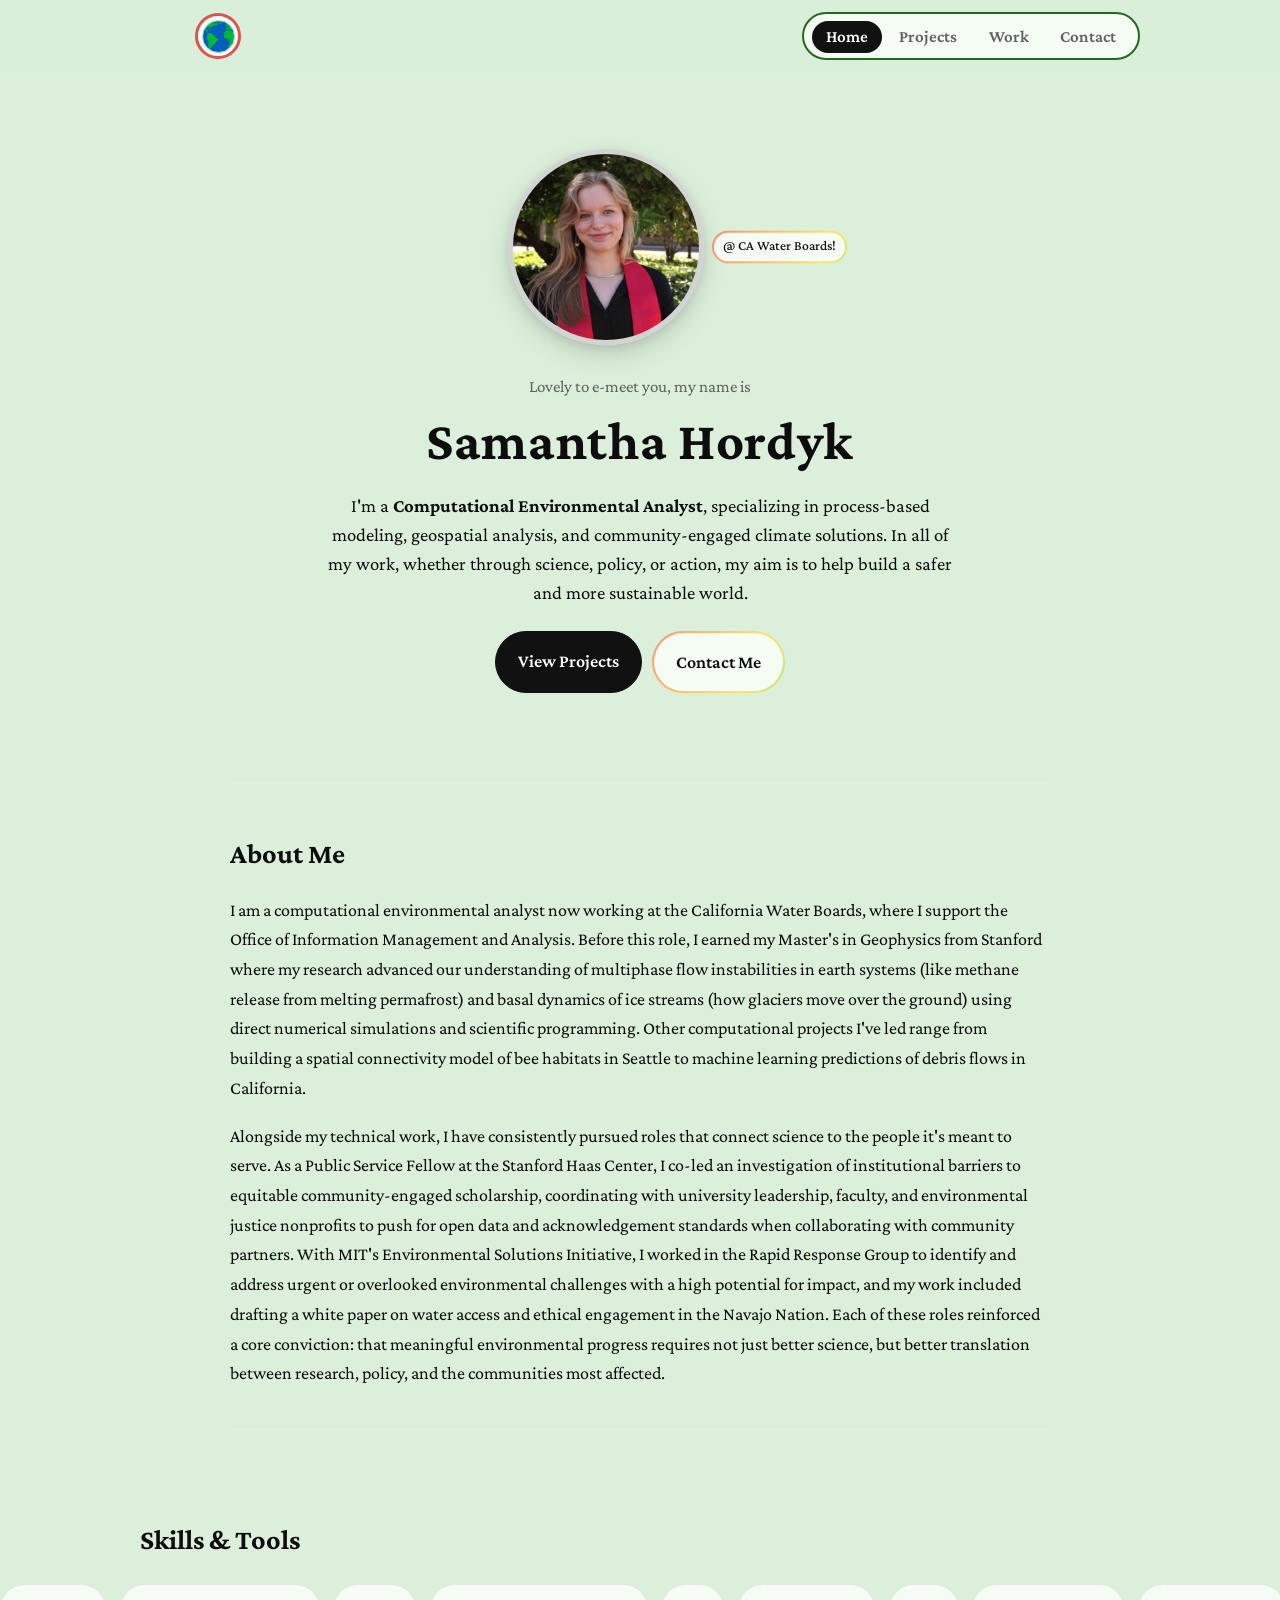
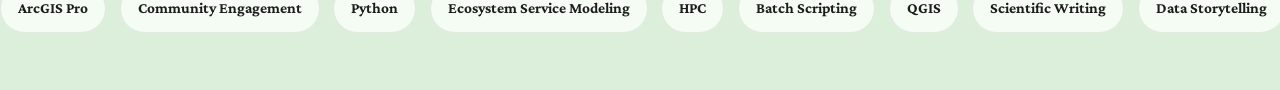
<file: index.html>
<!DOCTYPE html>
<html lang="en">
  <head>
    <meta charset="UTF-8" />
    <meta name="viewport" content="width=device-width, initial-scale=1.0" />
    <link rel="preconnect" href="https://fonts.googleapis.com" />
    <link rel="preconnect" href="https://fonts.gstatic.com" crossorigin />
    <link href="https://fonts.googleapis.com/css2?family=Crimson+Pro:ital,wght@0,400;0,500;0,600;0,700;0,800;1,400;1,600&display=swap" rel="stylesheet" />
    <title>Samantha Hordyk | Portfolio</title>
    <link rel="icon" href="assets/photo.jpeg" type="image/jpeg" />
    <meta property="og:title" content="Samantha Hordyk | Portfolio" />
    <meta property="og:description" content="Computational Environmental Scientist specializing in process-based modeling, geospatial analysis, and climate solutions." />
    <meta property="og:image" content="assets/photo.jpeg" />
    <meta property="og:type" content="website" />
    <link rel="stylesheet" href="styles.css" />
  </head>
  <body>
    <header class="site-header">
      <nav class="nav container">
        <div class="header-left">
          <button class="earth-widget" id="co2Toggle" type="button" aria-expanded="false">
            <span class="earth-icon" aria-hidden="true"></span>
            <span class="sr-only">Show today's CO2 ppm</span>
          </button>
          <div class="co2-popover" id="co2Popover" hidden>
            <p><strong>Atmospheric CO<sub>2</sub>:</strong> <span id="co2Value">Loading...</span></p>
            <p class="co2-source">Source: NOAA GML <span id="co2Date"></span></p>
          </div>
        </div>
        <ul class="nav-links">
          <li><a class="active" href="index.html">Home</a></li>
          <li><a href="projects.html">Projects</a></li>
          <li><a href="work.html">Work</a></li>
          <li><a href="contact.html">Contact</a></li>
        </ul>
      </nav>
    </header>

    <main>
      <section class="hero">
        <div class="container hero-content">
          <div class="profile-row">
            <div class="profile-wrap" aria-hidden="true">
              <img
                class="profile-photo"
                src="assets/photo_thumb.jpeg"
                alt="Profile of Samantha Hordyk"
              />
            </div>
            <div class="status-pill status-pill-rainbow">@ CA Water Boards!</div>
          </div>
          <p class="intro">Lovely to e-meet you, my name is</p>
          <h1 class="name">Samantha Hordyk</h1>
          <p class="hero-line">
            I'm a <strong> Computational Environmental Analyst</strong>, specializing in process-based modeling, geospatial analysis, and community-engaged 
            climate solutions. In all of my work, whether through science, policy, or action, my aim is to help build a safer and more sustainable world.
          </p>
          <div class="hero-actions">
            <a class="button button-primary" href="projects.html">View Projects</a>
            <a class="button rainbow-outline" href="contact.html">Contact Me</a>
          </div>
        </div>
      </section>

      <section class="section container about">
        <h2>About Me</h2>
        <p>
          I am a computational environmental analyst now working at the California Water Boards, where I support the Office of Information Management and Analysis. Before this role, I earned my Master's in Geophysics from Stanford where my research advanced our understanding of multiphase flow instabilities in earth systems (like methane release from melting permafrost) and basal dynamics of ice streams (how glaciers move over the ground) using direct numerical simulations and scientific programming. Other computational projects I've led range from building a spatial connectivity model of bee habitats in Seattle to machine learning predictions of debris flows in California.
        </p>
        <p>
          Alongside my technical work, I have consistently pursued roles that connect science to the people it's meant to serve. As a Public Service Fellow at the Stanford Haas Center, I co-led an investigation of institutional barriers to equitable community-engaged scholarship, coordinating with university leadership, faculty, and environmental justice nonprofits to push for open data and acknowledgement standards when collaborating with community partners. With MIT's Environmental Solutions Initiative, I worked in the Rapid Response Group to identify and address urgent or overlooked environmental challenges with a high potential for impact, and my work included drafting a white paper on water access and ethical engagement in the Navajo Nation. Each of these roles reinforced a core conviction: that meaningful environmental progress requires not just better science, but better translation between research, policy, and the communities most affected.
        </p>

      </section>

      <section class="section tech-stack">
        <div class="container tech-stack-head">
          <h2>Skills & Tools</h2>
        </div>
        <div class="tech-marquee" aria-label="Rotating technical skills">
          <div class="tech-track" id="techTrack"></div>
        </div>
      </section>
    </main>

    <script src="script.js"></script>
  </body>
  </html>
</file>
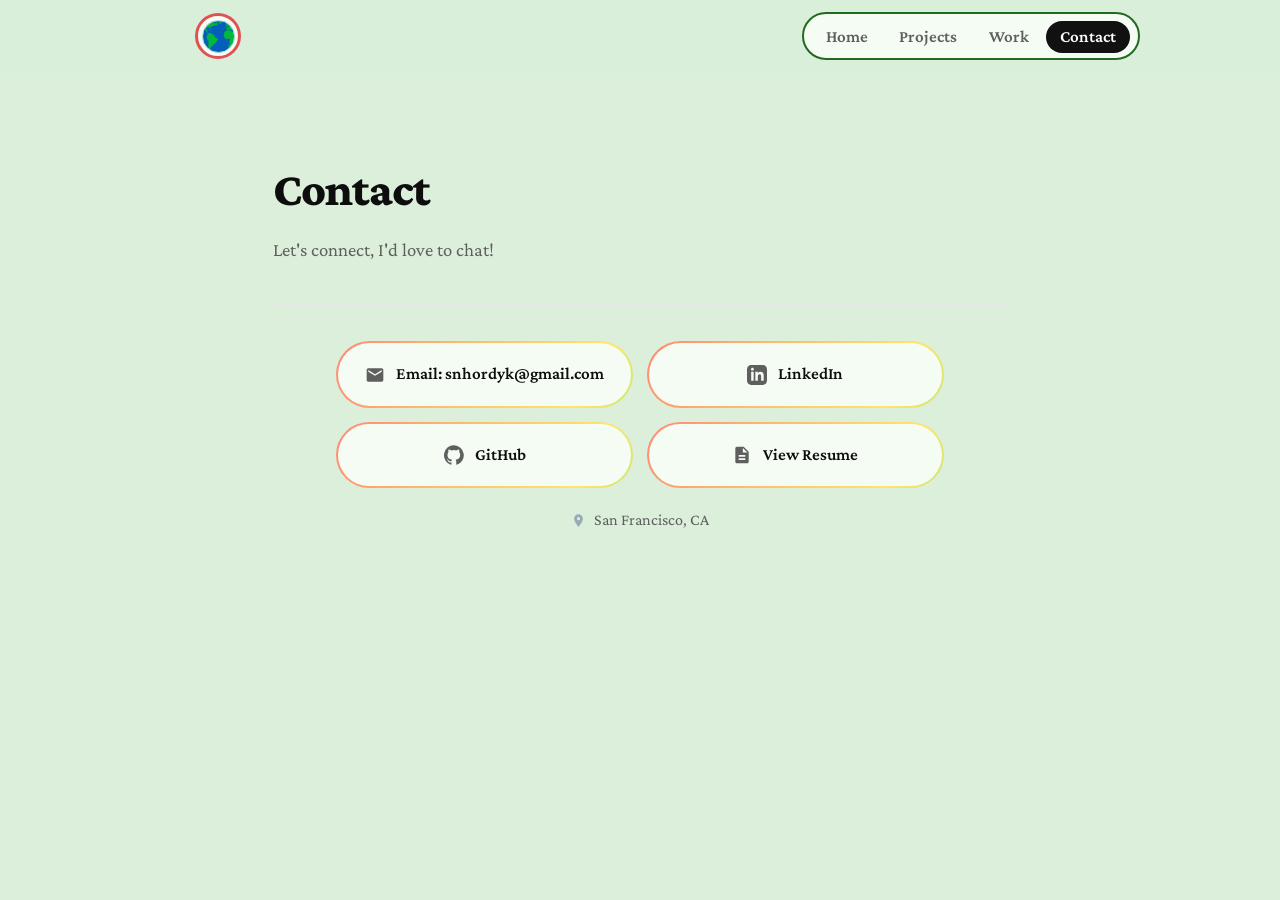
<file: contact.html>
<!DOCTYPE html>
<html lang="en">
  <head>
    <meta charset="UTF-8" />
    <meta name="viewport" content="width=device-width, initial-scale=1.0" />
    <link rel="preconnect" href="https://fonts.googleapis.com" />
    <link rel="preconnect" href="https://fonts.gstatic.com" crossorigin />
    <link href="https://fonts.googleapis.com/css2?family=Crimson+Pro:ital,wght@0,400;0,500;0,600;0,700;0,800;1,400;1,600&display=swap" rel="stylesheet" />
    <title>Contact | Samantha Hordyk</title>
    <link rel="icon" href="assets/photo.jpeg" type="image/jpeg" />
    <link rel="stylesheet" href="styles.css" />
  </head>
  <body>
    <header class="site-header">
      <nav class="nav container">
        <div class="header-left">
          <button class="earth-widget" id="co2Toggle" type="button" aria-expanded="false">
            <span class="earth-icon" aria-hidden="true"></span>
            <span class="sr-only">Show today's CO2 ppm</span>
          </button>
          <div class="co2-popover" id="co2Popover" hidden>
            <p><strong>Atmospheric CO<sub>2</sub>:</strong> <span id="co2Value">Loading...</span></p>
            <p class="co2-source">Source: NOAA GML <span id="co2Date"></span></p>
          </div>
        </div>
        <ul class="nav-links">
          <li><a href="index.html">Home</a></li>
          <li><a href="projects.html">Projects</a></li>
          <li><a href="work.html">Work</a></li>
          <li><a class="active" href="contact.html">Contact</a></li>
        </ul>
      </nav>
    </header>

    <main class="container page-main contact-page">
      <div class="contact-centered">
        <section class="page-intro">
          <h1>Contact</h1>
          <p>Let&apos;s connect, I&apos;d love to chat!</p>
        </section>

      <div class="contact-actions">
        <div class="contact-grid">
          <a class="social-btn social-btn-email" href="mailto:snhordyk@gmail.com">
            <svg viewBox="0 0 24 24" aria-hidden="true">
              <path d="M20 4H4c-1.1 0-1.99.9-1.99 2L2 18c0 1.1.9 2 2 2h16c1.1 0 2-.9 2-2V6c0-1.1-.9-2-2-2zm0 4l-8 5-8-5V6l8 5 8-5v2z"/>
            </svg>
            <span>Email: snhordyk@gmail.com</span>
          </a>
          <a class="social-btn" href="https://www.linkedin.com/in/samantha-h-071743137/" target="_blank" rel="noopener noreferrer">
            <svg viewBox="0 0 24 24" aria-hidden="true">
              <path d="M19 0h-14c-2.761 0-5 2.239-5 5v14c0 2.761 2.239 5 5 5h14c2.762 0 5-2.239 5-5v-14c0-2.761-2.238-5-5-5zm-11 19h-3v-11h3v11zm-1.5-12.268c-.966 0-1.75-.79-1.75-1.764s.784-1.764 1.75-1.764 1.75.79 1.75 1.764-.783 1.764-1.75 1.764zm13.5 12.268h-3v-5.604c0-3.368-4-3.113-4 0v5.604h-3v-11h3v1.765c1.396-2.586 7-2.777 7 2.476v6.759z"/>
            </svg>
            <span>LinkedIn</span>
          </a>
          <a class="social-btn" href="https://github.com/shordyk" target="_blank" rel="noopener noreferrer">
            <svg viewBox="0 0 24 24" aria-hidden="true">
              <path d="M12 .3a12 12 0 0 0-3.8 23.4c.6.1.8-.3.8-.6v-2.2c-3.3.7-4-1.4-4-1.4-.6-1.4-1.4-1.8-1.4-1.8-1-.7.1-.7.1-.7 1.2.1 1.8 1.2 1.8 1.2 1 1.8 2.8 1.3 3.5 1 .1-.8.4-1.3.7-1.6-2.7-.3-5.5-1.3-5.5-5.9 0-1.3.5-2.4 1.2-3.2-.1-.3-.5-1.5.1-3.2 0 0 1-.3 3.3 1.2a11.5 11.5 0 0 1 6 0c2.3-1.5 3.3-1.2 3.3-1.2.6 1.7.2 2.9.1 3.2.8.8 1.2 1.9 1.2 3.2 0 4.6-2.8 5.6-5.5 5.9.4.4.8 1.1.8 2.2v3.3c0 .3.2.7.8.6A12 12 0 0 0 12 .3"/>
            </svg>
            <span>GitHub</span>
          </a>
          <a class="social-btn" href="assets/Hordyk_Resume_Fall_2026.pdf" target="_blank" rel="noopener noreferrer">
            <svg viewBox="0 0 24 24" aria-hidden="true">
              <path d="M14 2H6c-1.1 0-2 .9-2 2v16c0 1.1.9 2 2 2h12c1.1 0 2-.9 2-2V8l-6-6zm2 16H8v-2h8v2zm0-4H8v-2h8v2zm-3-5V3.5L18.5 9H13z"/>
            </svg>
            <span>View Resume</span>
          </a>
        </div>
        <p class="contact-location">
          <svg viewBox="0 0 24 24" aria-hidden="true">
            <path d="M12 2a7 7 0 0 0-7 7c0 5.5 7 13 7 13s7-7.5 7-13a7 7 0 0 0-7-7Zm0 9.5a2.5 2.5 0 1 1 0-5 2.5 2.5 0 0 1 0 5Z"/>
          </svg>
          San Francisco, CA
        </p>
      </div>
      </div>
    </main>

    <script src="script.js"></script>
  </body>
</html>
</file>
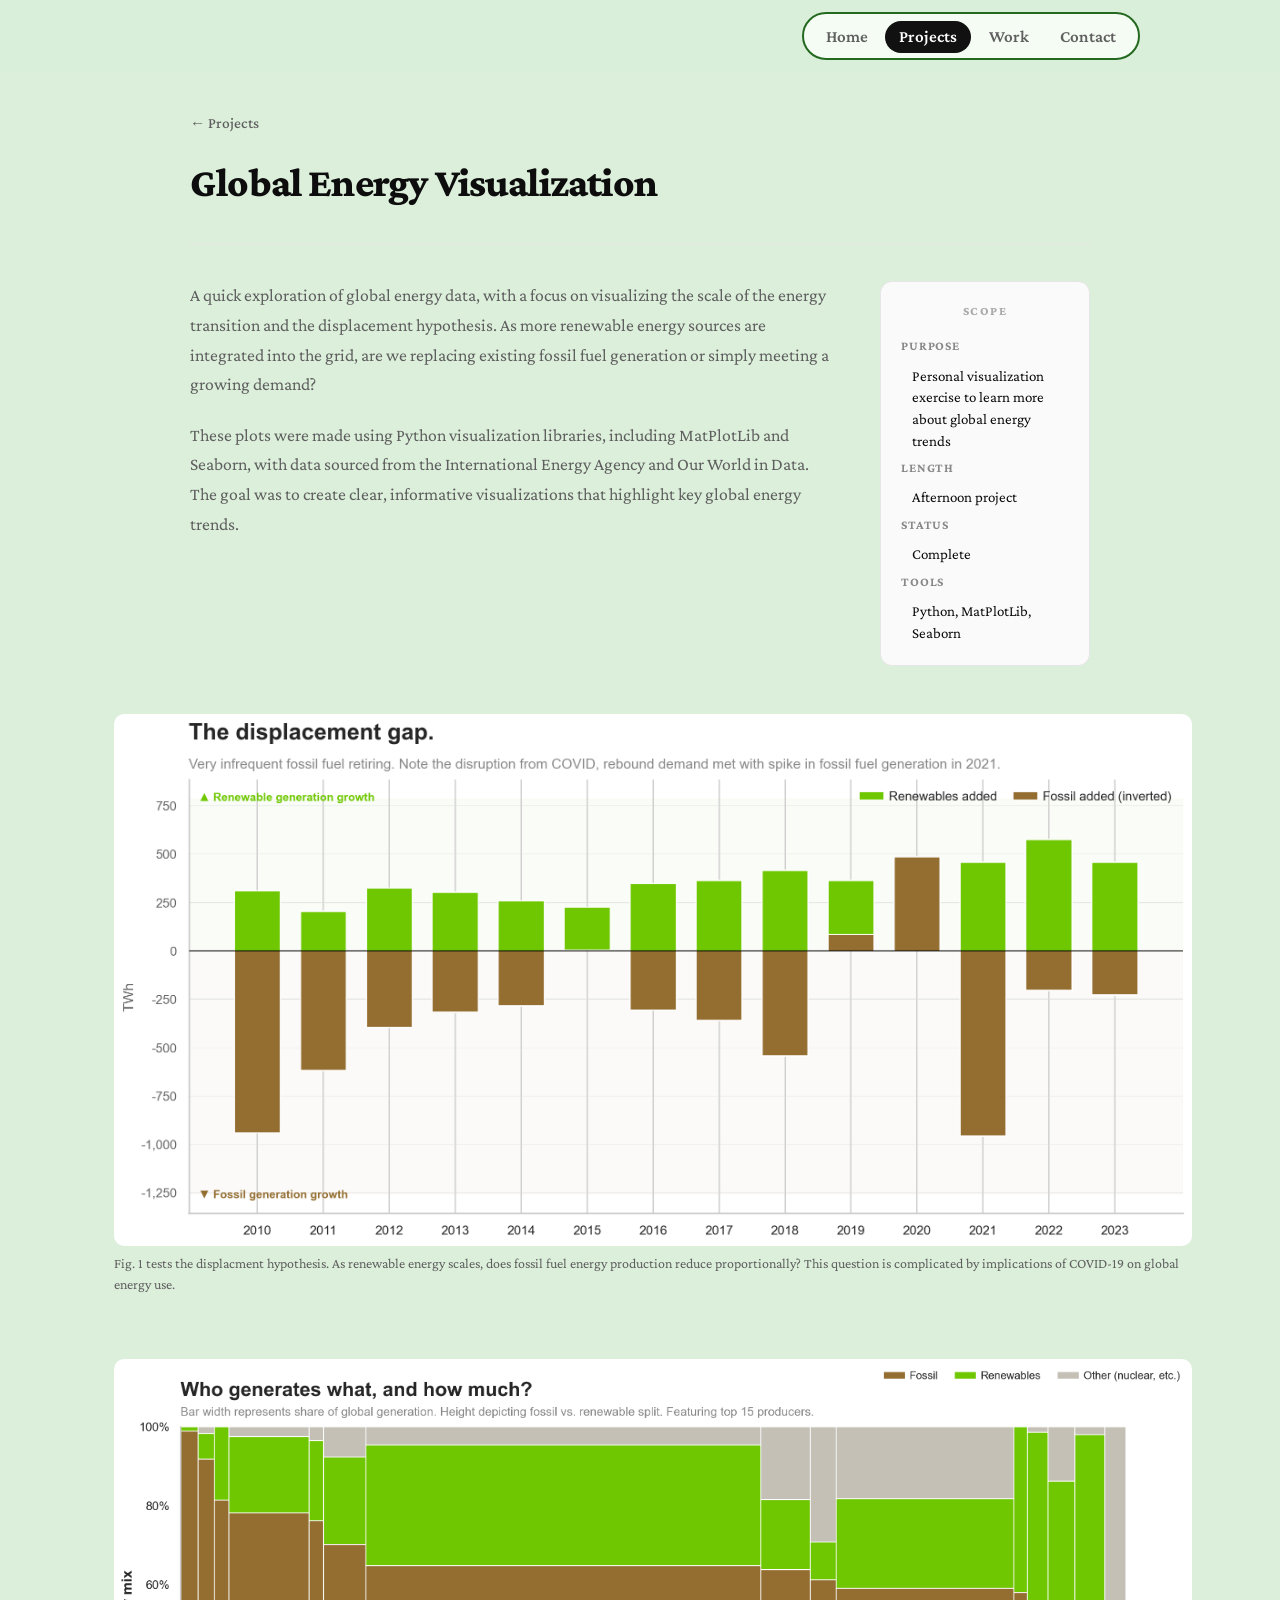
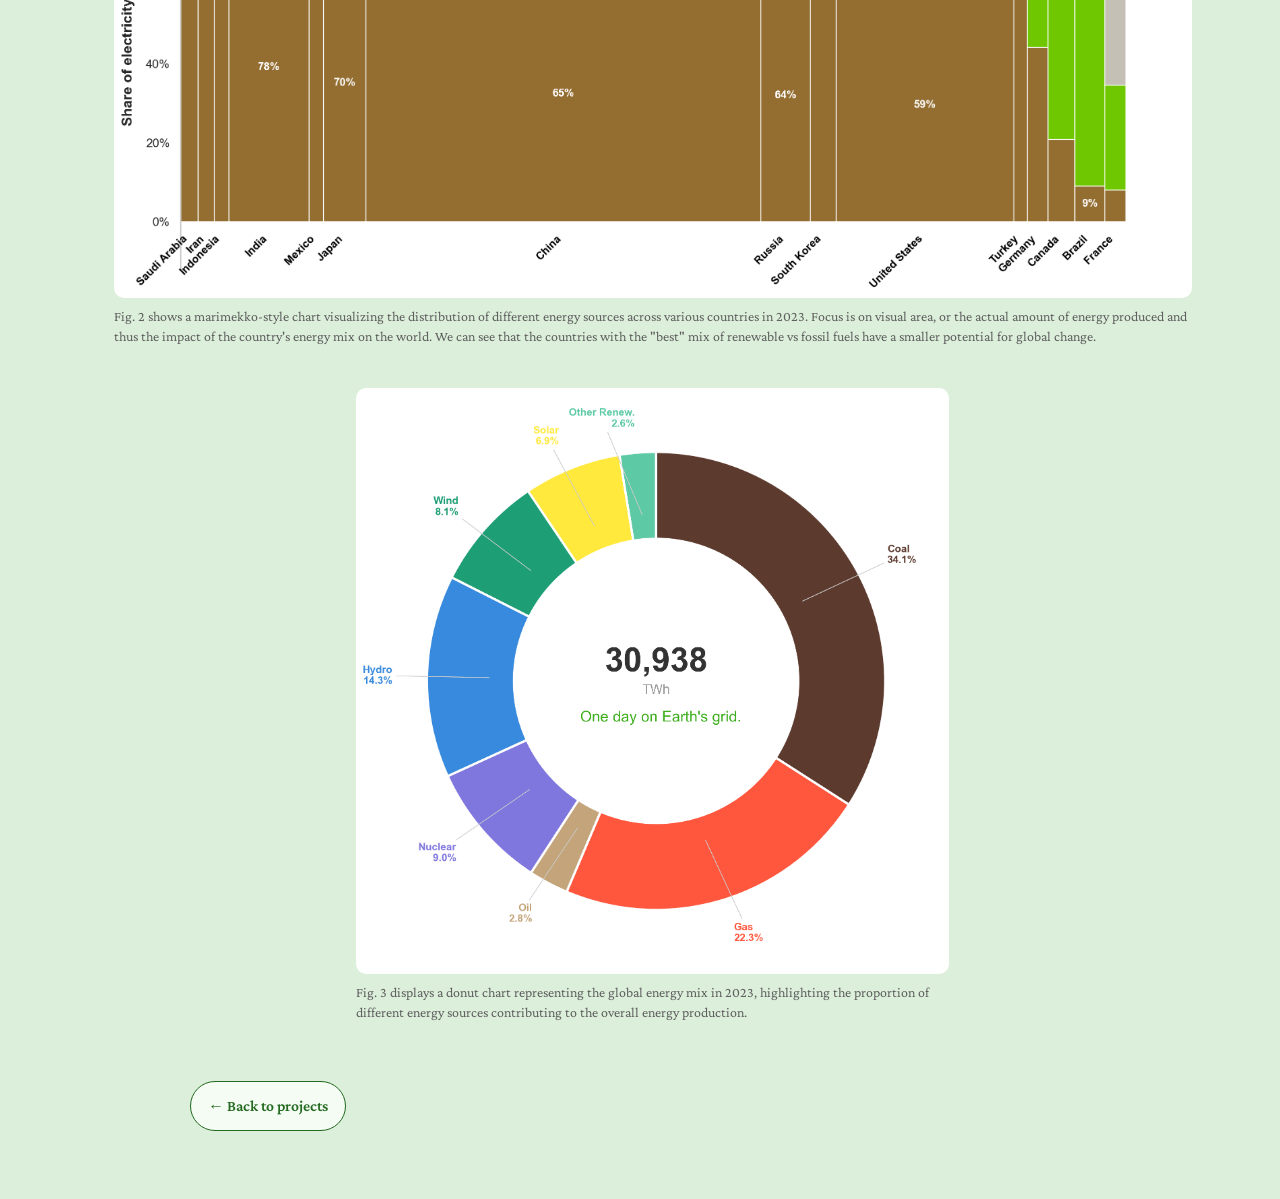
<file: energy.html>
<!DOCTYPE html>
<html lang="en">
  <head>
    <meta charset="utf-8" />
    <meta name="viewport" content="width=device-width,initial-scale=1" />
    <title>Global Energy | Samantha Hordyk</title>
    <link rel="icon" href="assets/photo.jpeg" type="image/jpeg" />
    <link rel="preconnect" href="https://fonts.googleapis.com" />
    <link rel="preconnect" href="https://fonts.gstatic.com" crossorigin />
    <link href="https://fonts.googleapis.com/css2?family=Crimson+Pro:ital,wght@0,400;0,500;0,600;0,700;0,800;1,400;1,600&display=swap" rel="stylesheet" />
    <link rel="stylesheet" href="styles.css" />
  </head>
  <body>
    <header class="site-header">
      <nav class="nav container">
        <div class="header-left"></div>
        <ul class="nav-links">
          <li><a href="index.html">Home</a></li>
          <li><a href="projects.html" class="active">Projects</a></li>
          <li><a href="work.html">Work</a></li>
          <li><a href="contact.html">Contact</a></li>
        </ul>
      </nav>
    </header>

    <main class="pj-page">
      <div class="pj-inner">
        <a href="projects.html" class="project-breadcrumb">&#8592; Projects</a>

        <header class="pj-header">
          <h1>Global Energy Visualization</h1>
        </header>

        <div class="pj-layout">

          <aside class="pj-sidebar">
            <div class="scope-box">
              <p class="scope-label">SCOPE</p>
              <dl class="scope-list">
                <dt>Purpose</dt>
                <dd>Personal visualization exercise to learn more about global energy trends</dd>
                <dt>Length</dt>
                <dd>Afternoon project</dd>
                <dt>Status</dt>
                <dd>Complete</dd>
                <dt>Tools</dt>
                <dd>Python, MatPlotLib, Seaborn</dd>
              </dl>
            </div>
          </aside>

          <div class="pj-lede-block">
            <p class="pj-lede">
              A quick exploration of global energy data, with a focus on visualizing the scale of the energy transition and the displacement hypothesis. As more renewable energy sources are integrated into the grid, are we replacing existing fossil fuel generation or simply meeting a growing demand?
            </p>
            <p class="pj-lede" style="margin-top: 1.2rem;">
              These plots were made using Python visualization libraries, including MatPlotLib and Seaborn, with data sourced from the International Energy Agency and Our World in Data. The goal was to create clear, informative visualizations that highlight key global energy trends.
            </p>
          </div>

          <div class="pj-body" style="clear: right;">

          

            <section class="pj-section">
              <p></p>
              <div class="pj-fig-grid">
                <figure class="pj-fig-placeholder" style="grid-column: 1 / -1;">
                  <img src="assets/Energy/displacement_diverging.png" alt="Energy displacement diverging chart" style="width:100%;border-radius:10px;display:block;" />
                  <figcaption>Fig. 1 tests the displacment hypothesis. As renewable energy scales, does fossil fuel energy production reduce proportionally? This question is complicated by implications of COVID-19 on global energy use. </figcaption>
                </figure>
                <figure class="pj-fig-placeholder" style="grid-column: 1 / -1;">
                  <img src="assets/Energy/marimekko.png" alt="Energy marimekko chart" style="width:100%;border-radius:10px;display:block;" />
                  <figcaption>Fig. 2 shows a marimekko-style chart visualizing the distribution of different energy sources across various countries in 2023. Focus is on visual area, or the actual amount of energy produced and thus the impact of the country's energy mix on the world. We can see that the countries with the "best" mix of renewable vs fossil fuels have a smaller potential for global change. 
                    </figcaption>
                </figure>
                <figure class="pj-fig-placeholder" style="grid-column: 1 / -1; max-width: 55%; margin: 0 auto;">
                  <img src="assets/Energy/donut_global_mix.png" alt="Global energy mix donut chart" style="width:100%;border-radius:10px;display:block;" />
                  <figcaption>Fig. 3 displays a donut chart representing the global energy mix in 2023, highlighting the proportion of different energy sources contributing to the overall energy production.</figcaption>
                </figure>
              </div>
            </section>

          </div><!-- /pj-body -->

        </div><!-- /pj-layout -->

        <div class="project-actions">
          <a href="projects.html" class="button button-outline">&#8592; Back to projects</a>
        </div>
      </div><!-- /pj-inner -->
    </main>

    <script src="script.js"></script>
  </body>
</html>
</file>
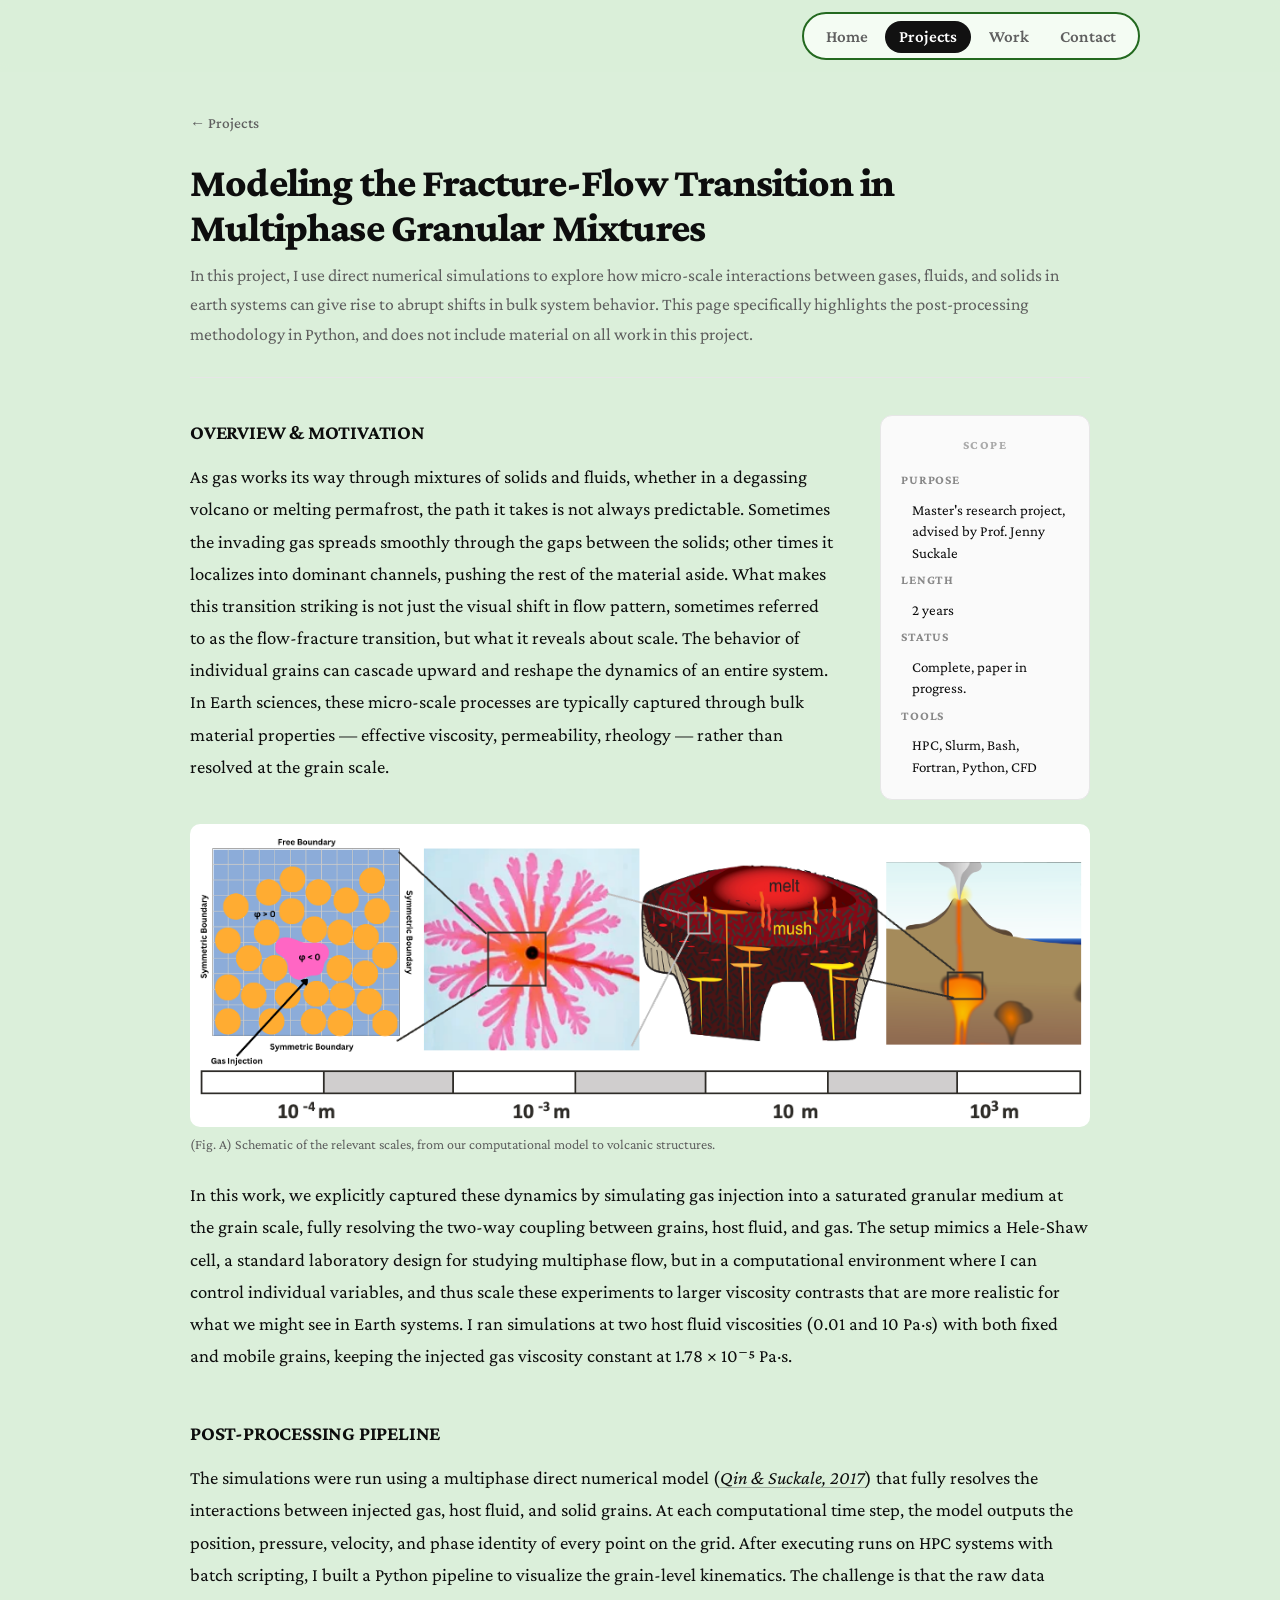
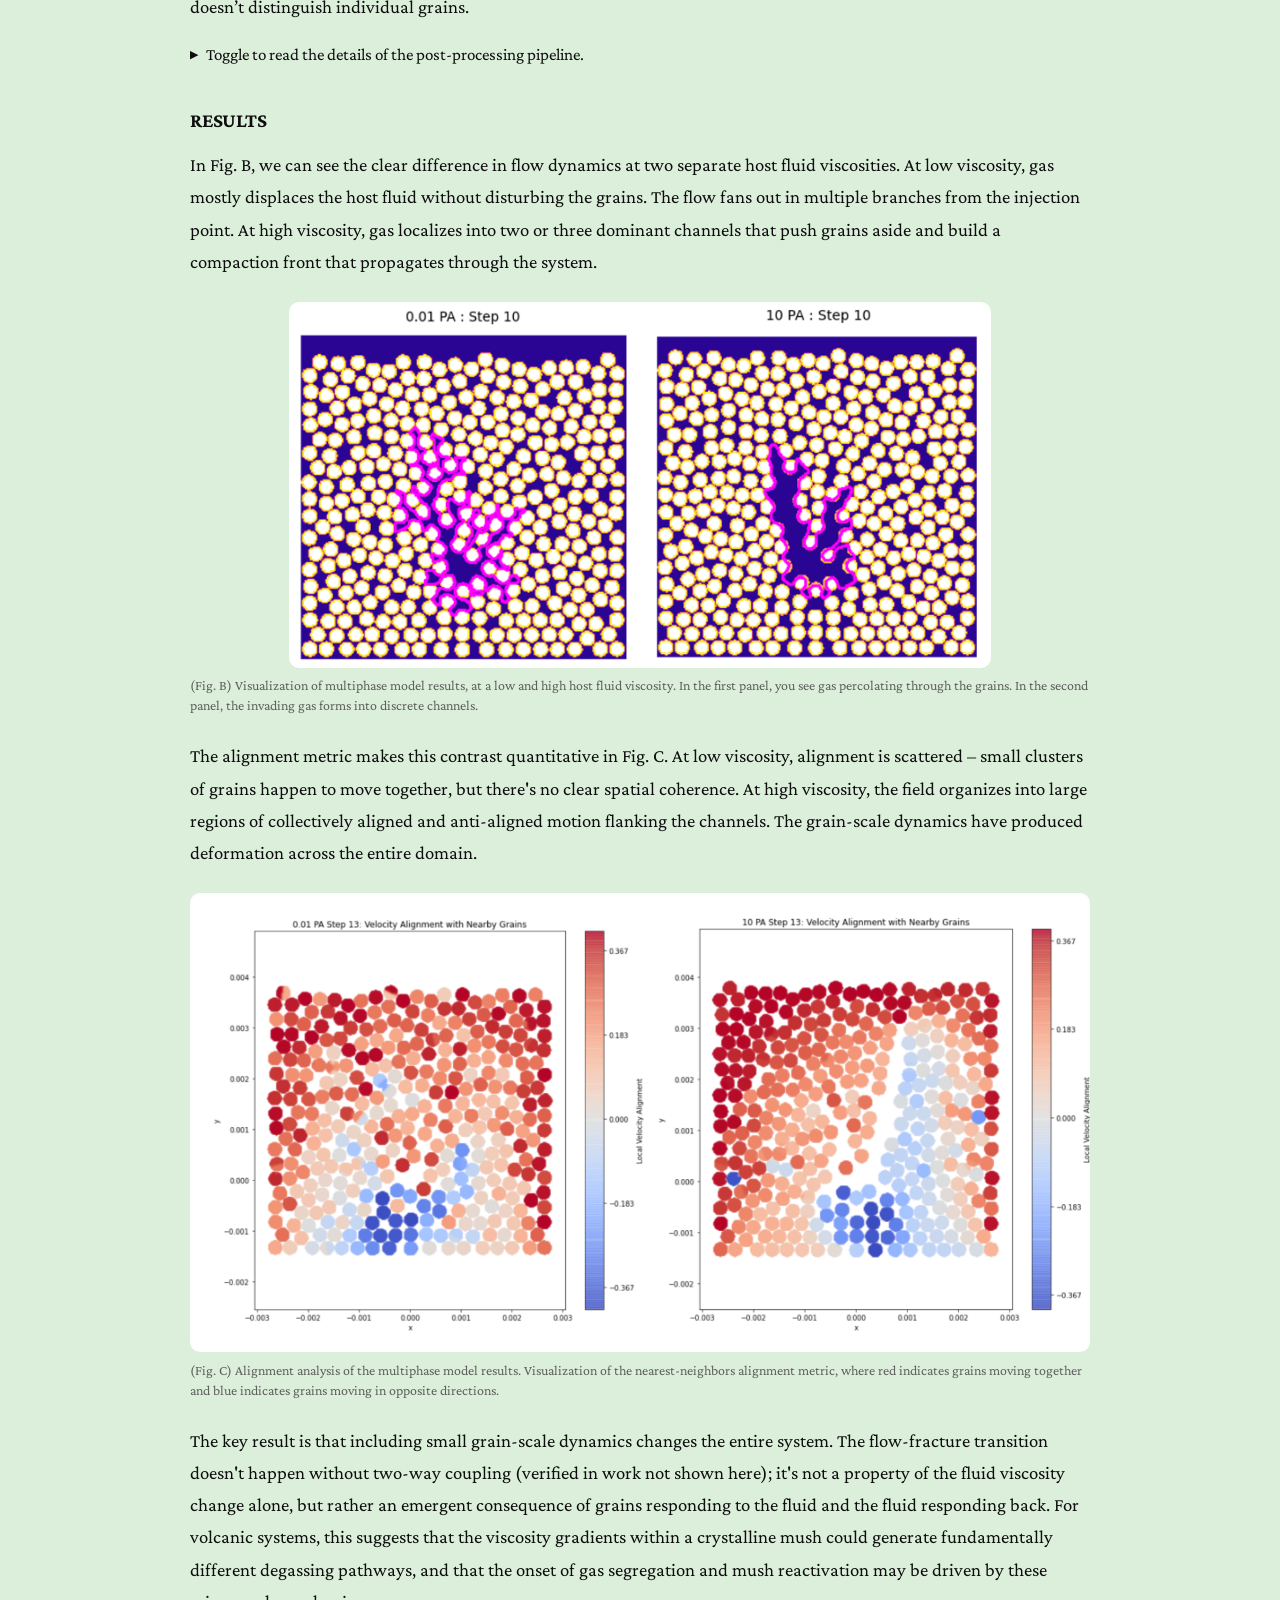
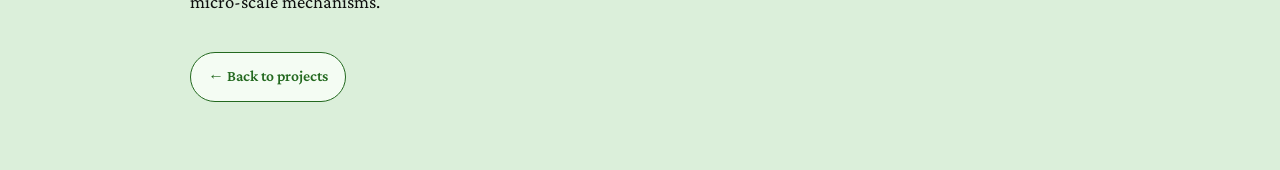
<file: fractureflow.html>
<!DOCTYPE html>
<html lang="en">
  <head>
    <meta charset="utf-8" />
    <meta name="viewport" content="width=device-width,initial-scale=1" />
    <title>Fracture-Flow Transition | Samantha Hordyk</title>
    <link rel="icon" href="assets/photo.jpeg" type="image/jpeg" />
    <link rel="preconnect" href="https://fonts.googleapis.com" />
    <link rel="preconnect" href="https://fonts.gstatic.com" crossorigin />
    <link href="https://fonts.googleapis.com/css2?family=Crimson+Pro:ital,wght@0,400;0,500;0,600;0,700;0,800;1,400;1,600&display=swap" rel="stylesheet" />
    <link rel="stylesheet" href="styles.css" />
  </head>
  <body>
    <header class="site-header">
      <nav class="nav container">
        <div class="header-left"></div>
        <ul class="nav-links">
          <li><a href="index.html">Home</a></li>
          <li><a href="projects.html" class="active">Projects</a></li>
          <li><a href="work.html">Work</a></li>
          <li><a href="contact.html">Contact</a></li>
        </ul>
      </nav>
    </header>

    <main class="pj-page">
      <div class="pj-inner">
        <a href="projects.html" class="project-breadcrumb">&#8592; Projects</a>

        <header class="pj-header">
          <h1>Modeling the Fracture-Flow Transition in Multiphase Granular Mixtures</h1>
          <p class="pj-lede">
           In this project, I use direct numerical simulations to explore how micro-scale interactions between gases, fluids, and solids in earth systems can give rise to abrupt shifts in bulk system behavior. This page specifically highlights the post-processing methodology in Python, and does not include material on all work in this project. 
          </p>
        </header>

        <div class="pj-layout">

          <aside class="pj-sidebar">
            <div class="scope-box">
              <p class="scope-label">SCOPE</p>
              <dl class="scope-list">
                <dt>Purpose</dt>
                <dd>Master's research project, advised by Prof. Jenny Suckale</dd>
                <dt>Length</dt>
                <dd>2 years</dd>
                <dt>Status</dt>
                <dd>Complete, paper in progress. </dd>
                <dt>Tools</dt>
                <dd>HPC, Slurm, Bash, Fortran, Python, CFD</dd>
              </dl>
            </div>
          </aside>

          <div class="pj-body">

            <section class="pj-section">
              <h2>OVERVIEW & MOTIVATION</h2>
              <p>As gas works its way through mixtures of solids and fluids, whether in a degassing volcano or melting permafrost, the path it takes is not always predictable. Sometimes the invading gas spreads smoothly through the gaps between the solids; other times it localizes into dominant channels, pushing the rest of the material aside. What makes this transition striking is not just the visual shift in flow pattern, sometimes referred to as the flow-fracture transition, but what it reveals about scale. The behavior of individual grains can cascade upward and reshape the dynamics of an entire system. In Earth sciences, these micro-scale processes are typically captured through bulk material properties — effective viscosity, permeability, rheology — rather than resolved at the grain scale.</p>
              <figure class="pj-fig-placeholder">
                <img src="assets/FractureFlow/introfigredo.png" alt="Fracture-flow transition motivation figure" style="width:100%;border-radius:10px;display:block;" />
                <figcaption>(Fig. A) Schematic of the relevant scales, from our computational model to volcanic structures. </figcaption>
              </figure>
              <p>In this work, we explicitly captured these dynamics by simulating gas injection into a saturated granular medium at the grain scale, fully resolving the two-way coupling between grains, host fluid, and gas. The setup mimics a Hele-Shaw cell, a standard laboratory design for studying multiphase flow, but in a computational environment where I can control individual variables, and thus scale these experiments to larger viscosity contrasts that are more realistic for what we might see in Earth systems. I ran simulations at two host fluid viscosities (0.01 and 10 Pa·s) with both fixed and mobile grains, keeping the injected gas viscosity constant at 1.78 × 10⁻⁵ Pa·s. </p>
              
            </section>

            <section class="pj-section">
              <h2>POST-PROCESSING PIPELINE</h2>
              <p>The simulations were run using a multiphase direct numerical model (<a class="cite" href="https://www.sciencedirect.com/science/article/abs/pii/S0301932217301155" target="_blank" rel="noopener">Qin & Suckale, 2017</a>) that fully resolves the interactions between injected gas, host fluid, and solid grains. At each computational time step, the model outputs the position, pressure, velocity, and phase identity of every point on the grid. After executing runs on HPC systems with batch scripting, I built a Python pipeline to visualize the grain-level kinematics. The challenge is that the raw data doesn’t distinguish individual grains.</p>
             
            </section>

            <details class="pj-toggle">
              <summary>Toggle to read the details of the post-processing pipeline.</summary>
              <h3 class="pj-subhead">Phase Classification:</h3>
              <p>The first step is to convert the continuous level-set and solid-indicator fields into binary masks. Grid cells are classified as solid (φsolid < 0), gas (φ < 0), or host fluid (everything else). </p>
              <h3 class="pj-subhead">Grain identification with KMeans clustering:</h3>
              <p>Since the simulation resolves phase boundaries on a grid, rather than tracking grains as discrete objects, I use KMeans clustering to identify which grid cells belong to which grain based on their spatial coordinates. The number of clusters is set to match the known grain count in the domain. Each cluster corresponds to one physical grain, and all grid cells within a cluster inherit that grain's identity.</p>
              <h3 class="pj-subhead">Grain-averaged velocity:</h3>
              <p>Then, for each identified grain cluster the velocity components (u, v) of all constituent grid cells are averaged to produce a single representative velocity vector per grain. This collapses the sub-grain velocity field into a per-grain kinematic quantity that can be compared across the domain.</p>
              <h3 class="pj-subhead">Velocity alignment metric:</h3>
              <p>To quantify collective motion, I compute a normalized dot product between each grain's velocity vector and those of its neighbors. A value of +1 indicates perfectly aligned motion (grains moving together), −1 indicates perfectly opposed motion, and 0 indicates uncorrelated movement. The initial pass computes alignment against all other grains in the domain to establish a baseline.</p>
              <h3 class="pj-subhead">Collective alignment with nearest-neighbors:</h3>
              <p>The alignment metric above compares each grain against the full domain, but the more meaningful question is whether grains are moving collectively with their neighbors. Using a k-nearest-neighbors model, I identify each grain's five closest neighbors and average their existing alignment values, producing a local alignment field for each grain. This is what reveals the spatial structure – coherent blocks of grains moving together versus disordered regions where neighbors move independently. The trends shown in the results, with a more apparent structure for higher host fluid viscosity, did not change with different values of k. </p>
            </details>

            <div style="height:1rem;"></div>

            <section class="pj-section">
              <h2>RESULTS</h2>

              <p> In Fig. B, we can see the clear difference in flow dynamics at two separate host fluid viscosities.  At low viscosity, gas mostly displaces the host fluid without disturbing the grains. The flow fans out in multiple branches from the injection point. At high viscosity, gas localizes into two  or three dominant channels that push grains aside and build a compaction front that propagates through the system.</p>

              <figure class="pj-fig-placeholder">
                <img src="assets/FractureFlow/mobilegrains_flipped.png" alt="Mobile grains simulation" style="width:78%;border-radius:10px;display:block;margin:0 auto;" />
                <figcaption>(Fig. B) Visualization of multiphase model results, at a low and high host fluid viscosity. In the first panel, you see gas percolating through the grains. In the second panel, the invading gas forms into discrete channels. </figcaption>
              </figure>

         
              <p>The alignment metric makes this contrast quantitative in Fig. C. At low viscosity, alignment is scattered – small clusters of grains happen to move together, but there's no clear spatial coherence. At high viscosity, the field organizes into large regions of collectively aligned and anti-aligned motion flanking the channels. The grain-scale dynamics have produced deformation across the entire domain. </p>

              
              <p></p>
              <figure class="pj-fig-placeholder">
                <img src="assets/FractureFlow/results3alignment.png" alt="Results — alignment analysis" style="width:100%;border-radius:10px;display:block;" />
                <figcaption>(Fig. C) Alignment analysis of the multiphase model results. Visualization of the nearest-neighbors alignment metric, where red indicates grains moving together and blue indicates grains moving in opposite directions. </figcaption>
                </figure>

         
              <p>The key result is that including small grain-scale dynamics changes the entire system. The flow-fracture transition doesn't happen without two-way coupling (verified in work not shown here); it's not a property of the fluid viscosity change alone, but rather an emergent consequence of grains responding to the fluid and the fluid responding back. For volcanic systems, this suggests that the viscosity gradients within a crystalline mush could generate fundamentally different degassing pathways, and that the onset of gas segregation and mush reactivation may be driven by these micro-scale mechanisms.</p>
               
            </section>

          </div><!-- /pj-body -->

        </div><!-- /pj-layout -->

        <div class="project-actions">
          <a href="projects.html" class="button button-outline">&#8592; Back to projects</a>
        </div>
      </div><!-- /pj-inner -->
    </main>

    <script src="script.js"></script>
  </body>
</html>
</file>
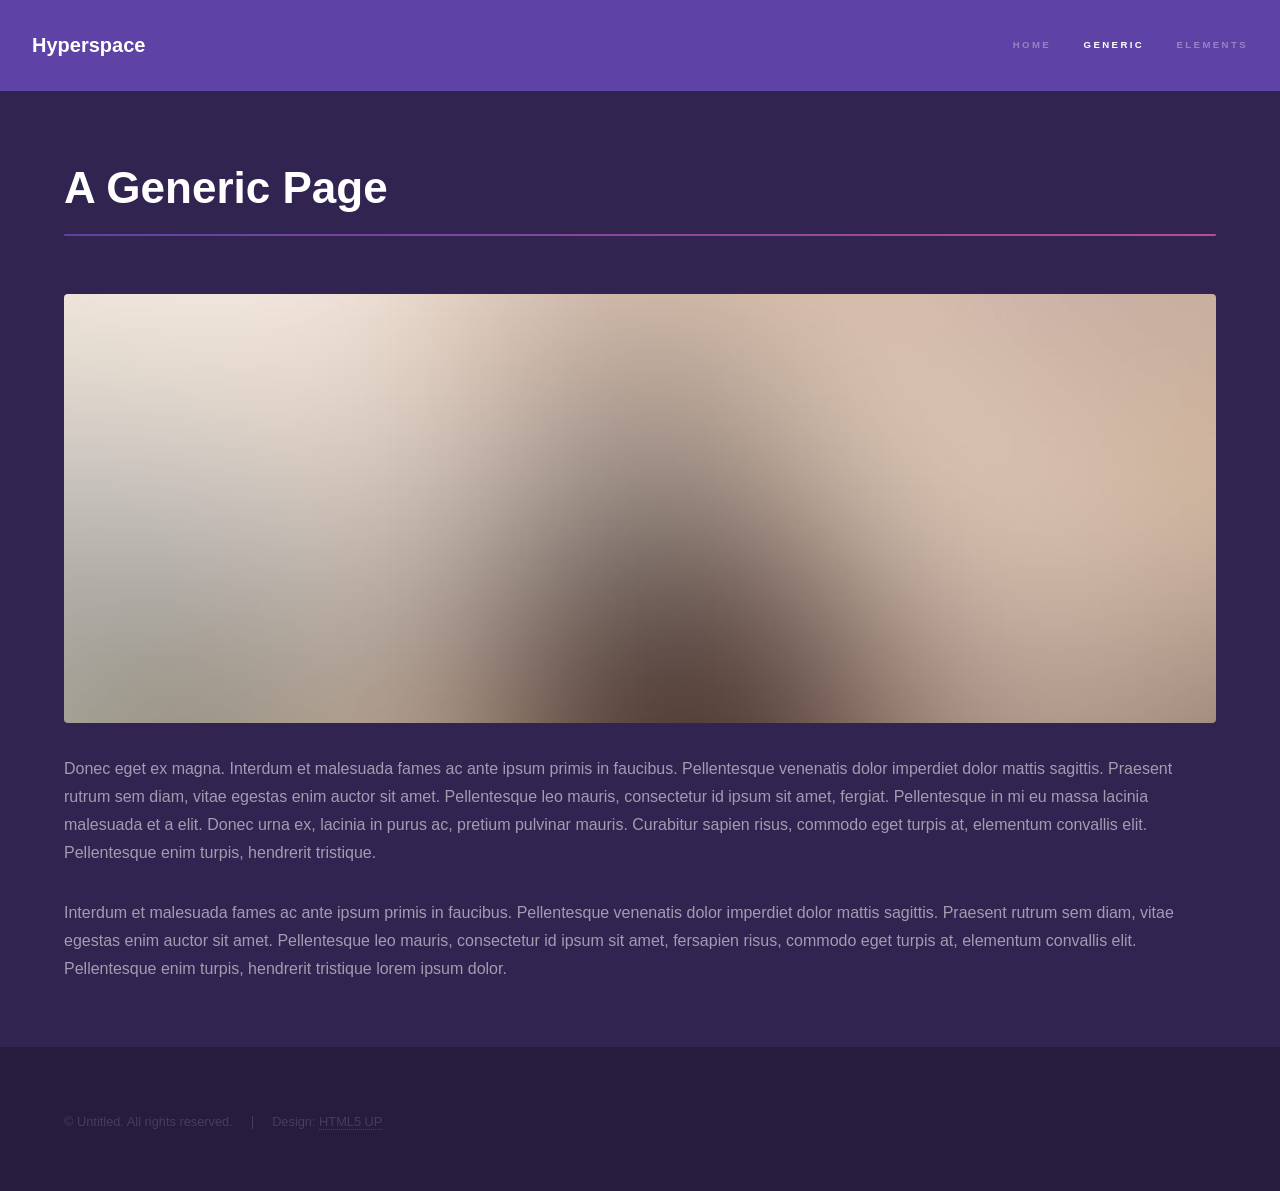
<file: generic.html>
<!DOCTYPE HTML>
<!--
	Hyperspace by HTML5 UP
	html5up.net | @ajlkn
	Free for personal and commercial use under the CCA 3.0 license (html5up.net/license)
-->
<html>
	<head>
		<title>Generic - Hyperspace by HTML5 UP</title>
		<meta charset="utf-8" />
		<meta name="viewport" content="width=device-width, initial-scale=1, user-scalable=no" />
		<link rel="stylesheet" href="assets/css/main.css" />
		<noscript><link rel="stylesheet" href="assets/css/noscript.css" /></noscript>
	</head>
	<body class="is-preload">

		<!-- Header -->
			<header id="header">
				<a href="index.html" class="title">Hyperspace</a>
				<nav>
					<ul>
						<li><a href="index.html">Home</a></li>
						<li><a href="generic.html" class="active">Generic</a></li>
						<li><a href="elements.html">Elements</a></li>
					</ul>
				</nav>
			</header>

		<!-- Wrapper -->
			<div id="wrapper">

				<!-- Main -->
					<section id="main" class="wrapper">
						<div class="inner">
							<h1 class="major">A Generic Page</h1>
							<span class="image fit"><img src="images/pic04.jpg" alt="" /></span>
							<p>Donec eget ex magna. Interdum et malesuada fames ac ante ipsum primis in faucibus. Pellentesque venenatis dolor imperdiet dolor mattis sagittis. Praesent rutrum sem diam, vitae egestas enim auctor sit amet. Pellentesque leo mauris, consectetur id ipsum sit amet, fergiat. Pellentesque in mi eu massa lacinia malesuada et a elit. Donec urna ex, lacinia in purus ac, pretium pulvinar mauris. Curabitur sapien risus, commodo eget turpis at, elementum convallis elit. Pellentesque enim turpis, hendrerit tristique.</p>
							<p>Interdum et malesuada fames ac ante ipsum primis in faucibus. Pellentesque venenatis dolor imperdiet dolor mattis sagittis. Praesent rutrum sem diam, vitae egestas enim auctor sit amet. Pellentesque leo mauris, consectetur id ipsum sit amet, fersapien risus, commodo eget turpis at, elementum convallis elit. Pellentesque enim turpis, hendrerit tristique lorem ipsum dolor.</p>
						</div>
					</section>

			</div>

		<!-- Footer -->
			<footer id="footer" class="wrapper alt">
				<div class="inner">
					<ul class="menu">
						<li>&copy; Untitled. All rights reserved.</li><li>Design: <a href="http://html5up.net">HTML5 UP</a></li>
					</ul>
				</div>
			</footer>

		<!-- Scripts -->
			<script src="assets/js/jquery.min.js"></script>
			<script src="assets/js/jquery.scrollex.min.js"></script>
			<script src="assets/js/jquery.scrolly.min.js"></script>
			<script src="assets/js/browser.min.js"></script>
			<script src="assets/js/breakpoints.min.js"></script>
			<script src="assets/js/util.js"></script>
			<script src="assets/js/main.js"></script>

	</body>
</html>
</file>
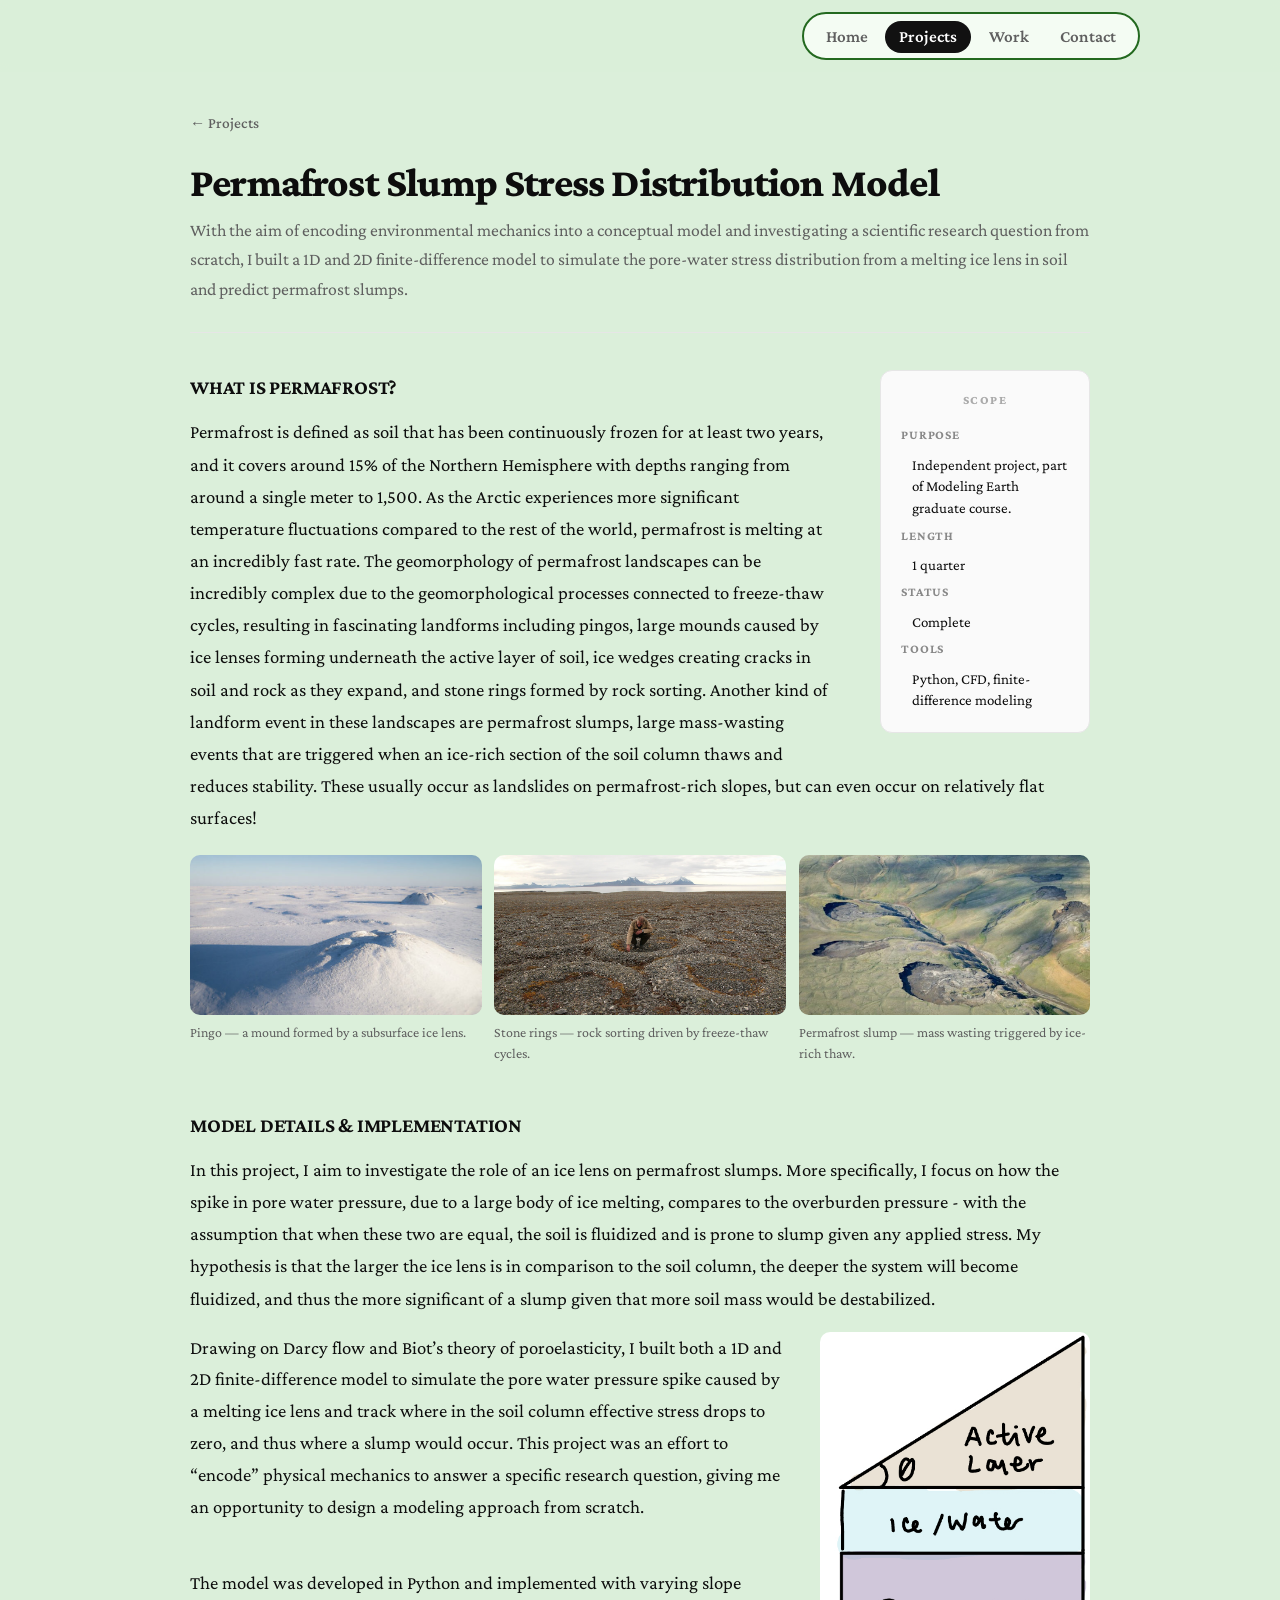
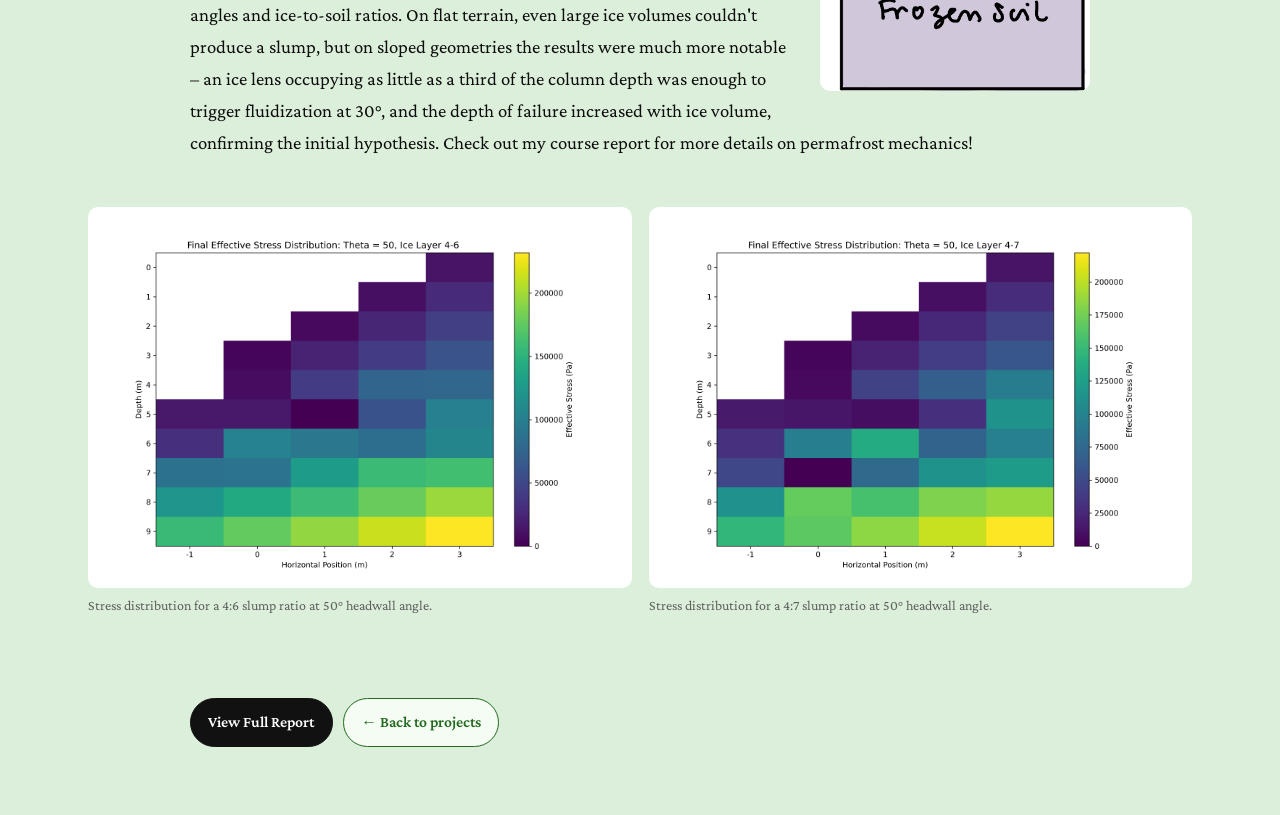
<file: permafrost-slump-model.html>
<!DOCTYPE html>
<html lang="en">
  <head>
    <meta charset="utf-8" />
    <meta name="viewport" content="width=device-width,initial-scale=1" />
    <title>Permafrost Slump Model | Samantha Hordyk</title>
    <link rel="icon" href="assets/photo.jpeg" type="image/jpeg" />
    <link rel="preconnect" href="https://fonts.googleapis.com" />
    <link rel="preconnect" href="https://fonts.gstatic.com" crossorigin />
    <link href="https://fonts.googleapis.com/css2?family=Crimson+Pro:ital,wght@0,400;0,500;0,600;0,700;0,800;1,400;1,600&display=swap" rel="stylesheet" />
    <link rel="stylesheet" href="styles.css" />
  </head>
  <body>
    <header class="site-header">
      <nav class="nav container">
        <div class="header-left"></div>
        <ul class="nav-links">
          <li><a href="index.html">Home</a></li>
          <li><a href="projects.html" class="active">Projects</a></li>
          <li><a href="work.html">Work</a></li>
          <li><a href="contact.html">Contact</a></li>
        </ul>
      </nav>
    </header>

    <main class="pj-page">
      <div class="pj-inner">
        <a href="projects.html" class="project-breadcrumb">&#8592; Projects</a>

        <!-- ── Page header ───────────────────────────── -->
        <header class="pj-header">
          <h1>Permafrost Slump Stress Distribution Model</h1>
          <p class="pj-lede">
            With the aim of encoding environmental mechanics into a conceptual model and investigating a scientific research question from scratch, I built a 1D and 2D finite-difference model to simulate the pore-water stress distribution from a melting ice lens in soil and predict permafrost slumps.
          </p>
        </header>

        <!-- ── Two-column layout ─────────────────────── -->
        <div class="pj-layout">

          <!-- Scope sidebar (must come first in HTML for float to work) -->
          <aside class="pj-sidebar">
            <div class="scope-box">
              <p class="scope-label">SCOPE</p>
              <dl class="scope-list">
                <dt>Purpose</dt>
                <dd>Independent project, part of Modeling Earth graduate course.</dd>
                <dt>Length</dt>
                <dd>1 quarter</dd>
                <dt>Status</dt>
                <dd>Complete</dd>
                <dt>Tools</dt>
                <dd>Python, CFD, finite-difference modeling </dd>
              </dl>
            </div>
          </aside>

          <!-- Main body -->
          <div class="pj-body">

            <section class="pj-section">
              <h2>WHAT IS PERMAFROST?</h2>
              <p>Permafrost is defined as soil that has been continuously frozen for at least two years, and it covers around 15% of the Northern Hemisphere with depths ranging from around a single meter to 1,500. As the Arctic experiences more significant temperature fluctuations compared to the rest of the world, permafrost is melting at an incredibly fast rate. The geomorphology of permafrost landscapes can be incredibly complex due to the geomorphological processes connected to freeze-thaw cycles, resulting in fascinating landforms including pingos, large mounds caused by ice lenses forming underneath the active layer of soil, ice wedges creating cracks in soil and rock as they expand, and stone rings formed by rock sorting. Another kind of landform event in these landscapes are permafrost slumps, large mass-wasting events that are triggered when an ice-rich section of the soil column thaws and reduces stability. These usually occur as landslides on permafrost-rich slopes, but can even occur on relatively flat surfaces! </p>
             

              
              <div style="display:grid;grid-template-columns:repeat(3,1fr);gap:0.75rem;margin:1.2rem 0;">
                <figure class="pj-fig-placeholder" style="margin:0;">
                  <img src="assets/Permafrost/pingo.jpg" alt="Pingo landform" style="width:100%;height:160px;object-fit:cover;border-radius:10px;display:block;" />
                  <figcaption>Pingo — a mound formed by a subsurface ice lens.</figcaption>
                </figure>
                <figure class="pj-fig-placeholder" style="margin:0;">
                  <img src="assets/Permafrost/rings.jpg" alt="Stone rings landform" style="width:100%;height:160px;object-fit:cover;border-radius:10px;display:block;" />
                  <figcaption>Stone rings — rock sorting driven by freeze-thaw cycles.</figcaption>
                </figure>
                <figure class="pj-fig-placeholder" style="margin:0;">
                  <img src="assets/Permafrost/slumps.jpg" alt="Permafrost slump" style="width:100%;height:160px;object-fit:cover;border-radius:10px;display:block;" />
                  <figcaption>Permafrost slump — mass wasting triggered by ice-rich thaw.</figcaption>
                </figure>
              </div>
            </section>

            <section class="pj-section">
              <h2>MODEL DETAILS & IMPLEMENTATION</h2>
              <p>In this project, I aim to investigate the role of an ice lens on permafrost slumps. More specifically, I focus on how the spike in pore water pressure, due to a large body of ice melting, compares to the overburden pressure - with the assumption that when these two are equal, the soil is fluidized and is prone to slump given any applied stress. My hypothesis is that the larger the ice lens is in comparison to the soil column, the deeper the system will become fluidized, and thus the more significant of a slump given that more soil mass would be destabilized.
               <figure class="pj-fig-placeholder" style="float:right;width:30%;margin:0 0 1rem 2rem;">
                <img src="assets/Permafrost/IMG_627A8ADB545C-1.jpeg" alt="Permafrost model diagram" style="width:100%;border-radius:10px;display:block;" />
              </figure>
              </p>
              Drawing on Darcy flow and Biot’s theory of poroelasticity,  I built both a 1D and 2D finite-difference model to simulate the pore water pressure spike caused by a melting ice lens and track where in the soil column effective stress drops to zero, and thus where a slump would occur. This project was an effort to “encode” physical mechanics to answer a specific research question, giving me an opportunity to design a modeling approach from scratch.
              <p>
             
              </p>
            </section>

            <section class="pj-section">
              <h2></h2>
              <p>
                The model was developed in Python and implemented with varying slope angles and ice-to-soil ratios. On flat terrain, even large ice volumes couldn't produce a slump, but on sloped geometries the results were much more notable – an ice lens occupying as little as a third of the column depth was enough to trigger fluidization at 30°, and the depth of failure increased with ice volume, confirming the initial hypothesis. Check out my course report for more details on permafrost mechanics! 
              </p>
              <div class="pj-fig-grid" style="margin-left:-6rem;margin-right:-6rem;">
                <figure class="pj-fig-placeholder">
                  <img src="assets/Permafrost/stress_distribution_fourtosix50deg.png" alt="Stress distribution — 4:6 geometry, 50° headwall" style="width:100%;border-radius:10px;display:block;" />
                  <figcaption>Stress distribution for a 4:6 slump ratio at 50° headwall angle.</figcaption>
                </figure>
                <figure class="pj-fig-placeholder">
                  <img src="assets/Permafrost/stress_distribution_fourtoseven50deg.png" alt="Stress distribution — 4:7 geometry, 50° headwall" style="width:100%;border-radius:10px;display:block;" />
                  <figcaption>Stress distribution for a 4:7 slump ratio at 50° headwall angle.</figcaption>
                </figure>
              </div>

              

              
            </section>



          </div><!-- /pj-body -->

        </div><!-- /pj-layout -->

        <div class="project-actions">
          <a href="assets/Permafrost/Modeling_Earth_Final.pdf" class="button button-primary" target="_blank" rel="noopener">View Full Report</a>
          <a href="projects.html" class="button button-outline">&#8592; Back to projects</a>
        </div>
      </div><!-- /pj-inner -->
    </main>

    <script src="script.js"></script>
  </body>
</html>
</file>
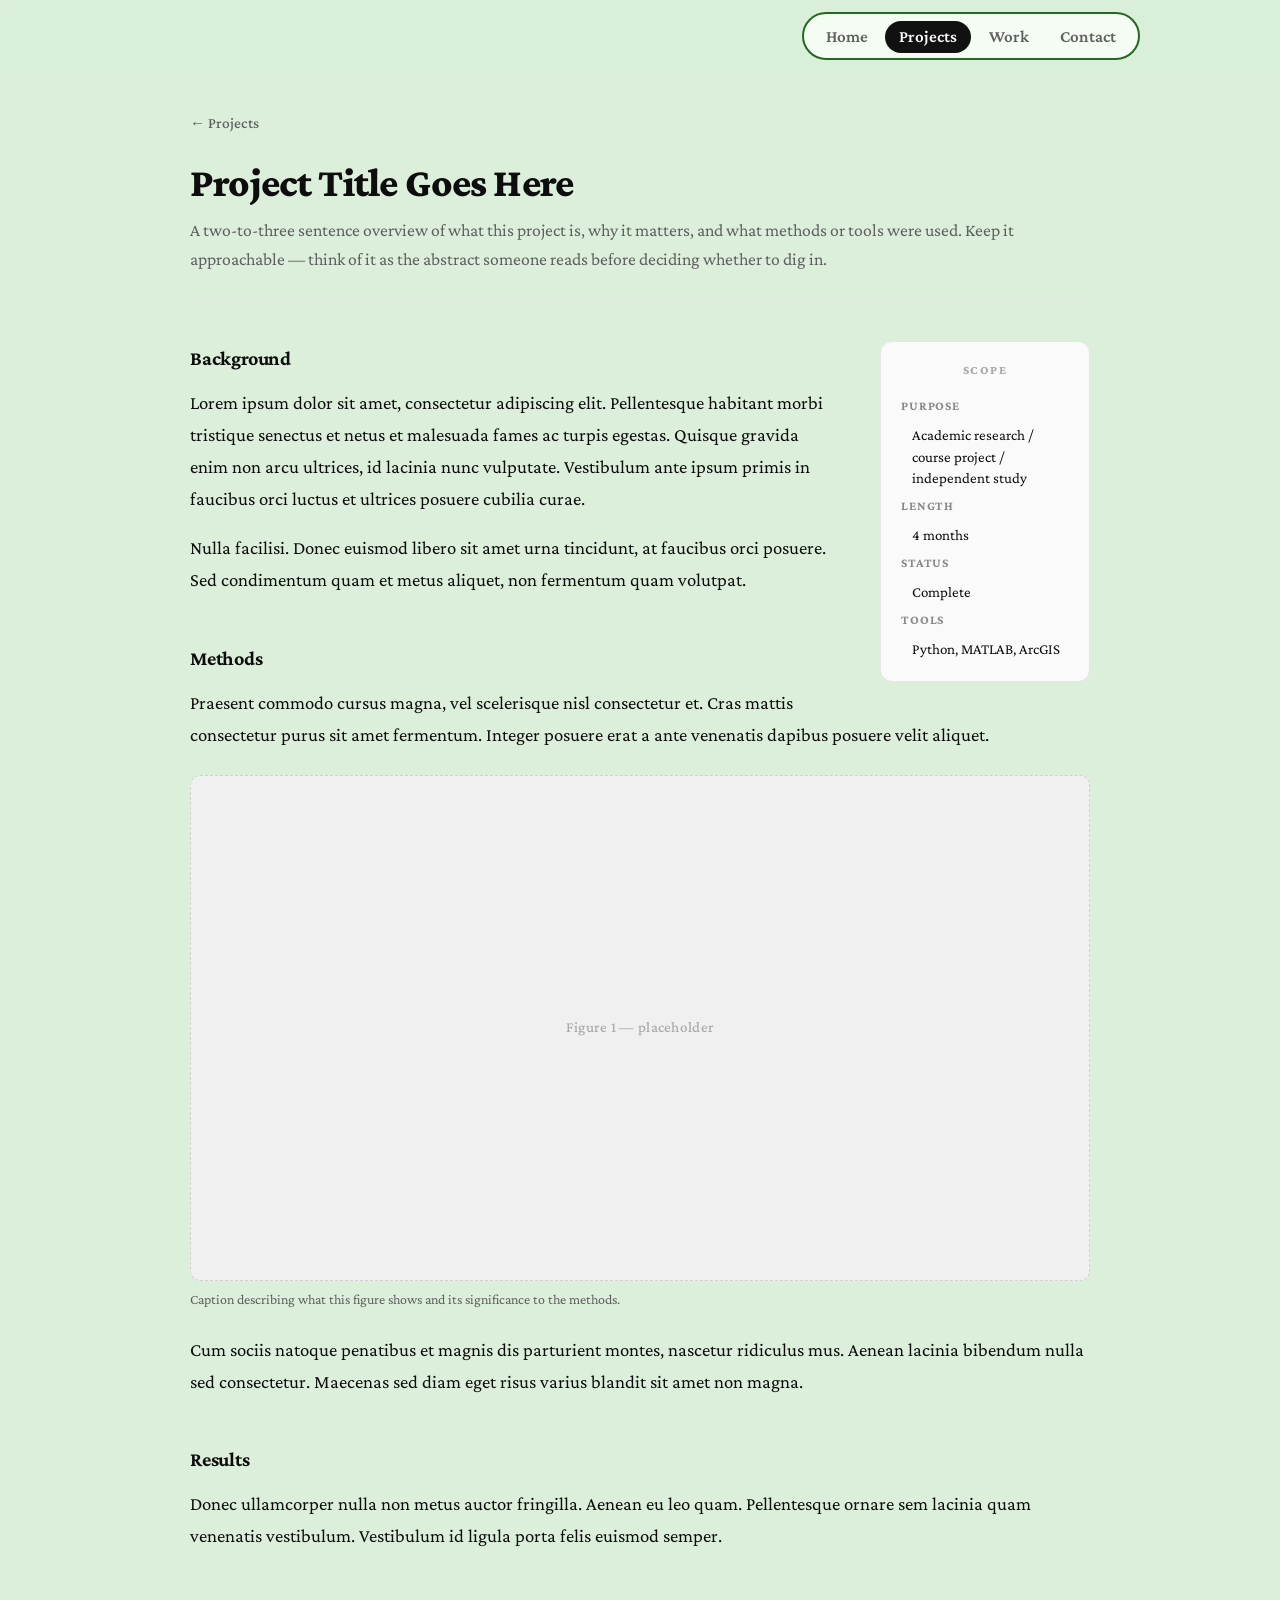
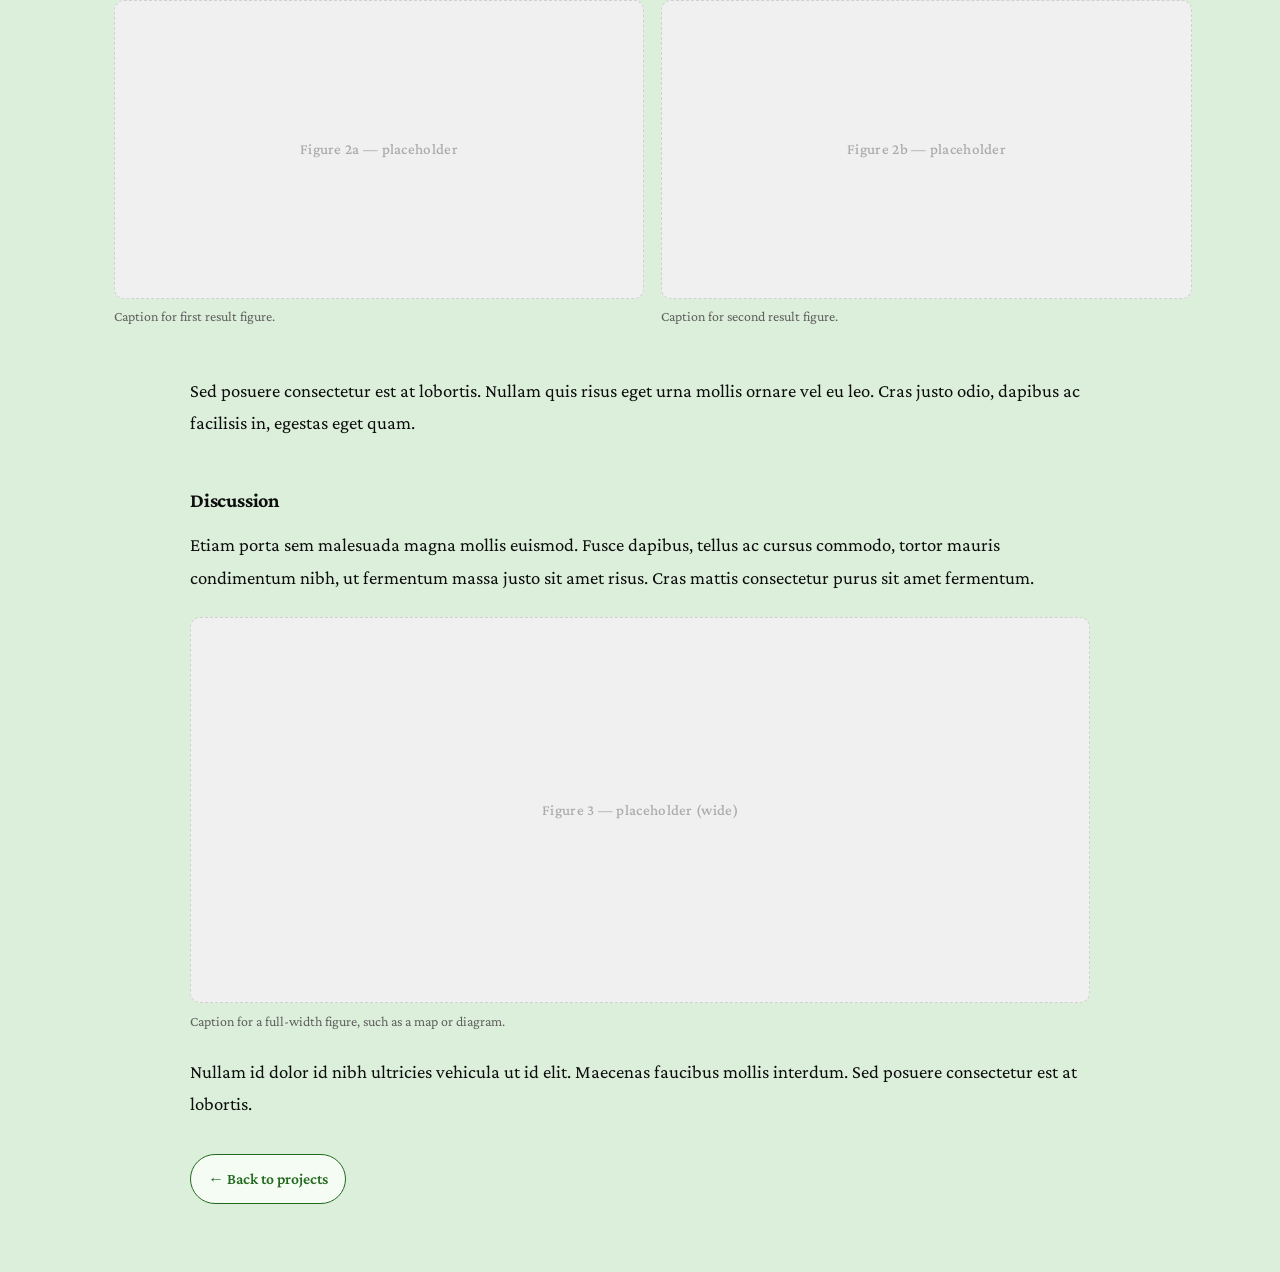
<file: project-template.html>
<!DOCTYPE html>
<html lang="en">
  <head>
    <meta charset="utf-8" />
    <meta name="viewport" content="width=device-width,initial-scale=1" />
    <title>Project Title | Samantha Hordyk</title>
    <link rel="icon" href="assets/photo.jpeg" type="image/jpeg" />
    <link rel="preconnect" href="https://fonts.googleapis.com" />
    <link rel="preconnect" href="https://fonts.gstatic.com" crossorigin />
    <link href="https://fonts.googleapis.com/css2?family=Crimson+Pro:ital,wght@0,400;0,500;0,600;0,700;0,800;1,400;1,600&display=swap" rel="stylesheet" />
    <link rel="stylesheet" href="styles.css" />
  </head>
  <body>
    <header class="site-header">
      <nav class="nav container">
        <div class="header-left"></div>
        <ul class="nav-links">
          <li><a href="index.html">Home</a></li>
          <li><a href="projects.html" class="active">Projects</a></li>
          <li><a href="work.html">Work</a></li>
          <li><a href="contact.html">Contact</a></li>
        </ul>
      </nav>
    </header>

    <main class="pj-page">
      <div class="pj-inner">
        <a href="projects.html" class="project-breadcrumb">&#8592; Projects</a>

        <!-- ── Page header ───────────────────────────── -->
        <header class="pj-header">
          <h1>Project Title Goes Here</h1>
          <p class="pj-lede">
            A two-to-three sentence overview of what this project is, why it matters,
            and what methods or tools were used. Keep it approachable — think of it as
            the abstract someone reads before deciding whether to dig in.
          </p>
        </header>

        <!-- ── Two-column layout ─────────────────────── -->
        <div class="pj-layout">

          <!-- Scope sidebar (must come first in HTML for float to work) -->
          <aside class="pj-sidebar">
            <div class="scope-box">
              <p class="scope-label">SCOPE</p>
              <dl class="scope-list">
                <dt>Purpose</dt>
                <dd>Academic research / course project / independent study</dd>
                <dt>Length</dt>
                <dd>4 months</dd>
                <dt>Status</dt>
                <dd>Complete</dd>
                <dt>Tools</dt>
                <dd>Python, MATLAB, ArcGIS</dd>
              </dl>
            </div>
          </aside>

          <!-- Main body -->
          <div class="pj-body">

            <section class="pj-section">
              <h2>Background</h2>
              <p>
                Lorem ipsum dolor sit amet, consectetur adipiscing elit. Pellentesque
                habitant morbi tristique senectus et netus et malesuada fames ac turpis
                egestas. Quisque gravida enim non arcu ultrices, id lacinia nunc
                vulputate. Vestibulum ante ipsum primis in faucibus orci luctus et
                ultrices posuere cubilia curae.
              </p>
              <p>
                Nulla facilisi. Donec euismod libero sit amet urna tincidunt, at
                faucibus orci posuere. Sed condimentum quam et metus aliquet, non
                fermentum quam volutpat.
              </p>
            </section>

            <section class="pj-section">
              <h2>Methods</h2>
              <p>
                Praesent commodo cursus magna, vel scelerisque nisl consectetur et.
                Cras mattis consectetur purus sit amet fermentum. Integer posuere erat
                a ante venenatis dapibus posuere velit aliquet.
              </p>

              <!-- Placeholder figure -->
              <figure class="pj-fig-placeholder">
                <div class="pj-fig-box">Figure 1 — placeholder</div>
                <figcaption>Caption describing what this figure shows and its significance to the methods.</figcaption>
              </figure>

              <p>
                Cum sociis natoque penatibus et magnis dis parturient montes, nascetur
                ridiculus mus. Aenean lacinia bibendum nulla sed consectetur. Maecenas
                sed diam eget risus varius blandit sit amet non magna.
              </p>
            </section>

            <section class="pj-section">
              <h2>Results</h2>
              <p>
                Donec ullamcorper nulla non metus auctor fringilla. Aenean eu leo
                quam. Pellentesque ornare sem lacinia quam venenatis vestibulum.
                Vestibulum id ligula porta felis euismod semper.
              </p>

              <!-- Two placeholder figures side by side -->
              <div class="pj-fig-grid">
                <figure class="pj-fig-placeholder">
                  <div class="pj-fig-box">Figure 2a — placeholder</div>
                  <figcaption>Caption for first result figure.</figcaption>
                </figure>
                <figure class="pj-fig-placeholder">
                  <div class="pj-fig-box">Figure 2b — placeholder</div>
                  <figcaption>Caption for second result figure.</figcaption>
                </figure>
              </div>

              <p>
                Sed posuere consectetur est at lobortis. Nullam quis risus eget urna
                mollis ornare vel eu leo. Cras justo odio, dapibus ac facilisis in,
                egestas eget quam.
              </p>
            </section>

            <section class="pj-section">
              <h2>Discussion</h2>
              <p>
                Etiam porta sem malesuada magna mollis euismod. Fusce dapibus, tellus
                ac cursus commodo, tortor mauris condimentum nibh, ut fermentum massa
                justo sit amet risus. Cras mattis consectetur purus sit amet fermentum.
              </p>

              <!-- Wide single placeholder figure -->
              <figure class="pj-fig-placeholder pj-fig-wide">
                <div class="pj-fig-box">Figure 3 — placeholder (wide)</div>
                <figcaption>Caption for a full-width figure, such as a map or diagram.</figcaption>
              </figure>

              <p>
                Nullam id dolor id nibh ultricies vehicula ut id elit. Maecenas
                faucibus mollis interdum. Sed posuere consectetur est at lobortis.
              </p>
            </section>

          </div><!-- /pj-body -->

        </div><!-- /pj-layout -->

        <div class="project-actions">
          <a href="projects.html" class="button button-outline">&#8592; Back to projects</a>
        </div>
      </div><!-- /pj-inner -->
    </main>

    <script src="script.js"></script>
  </body>
</html>
</file>
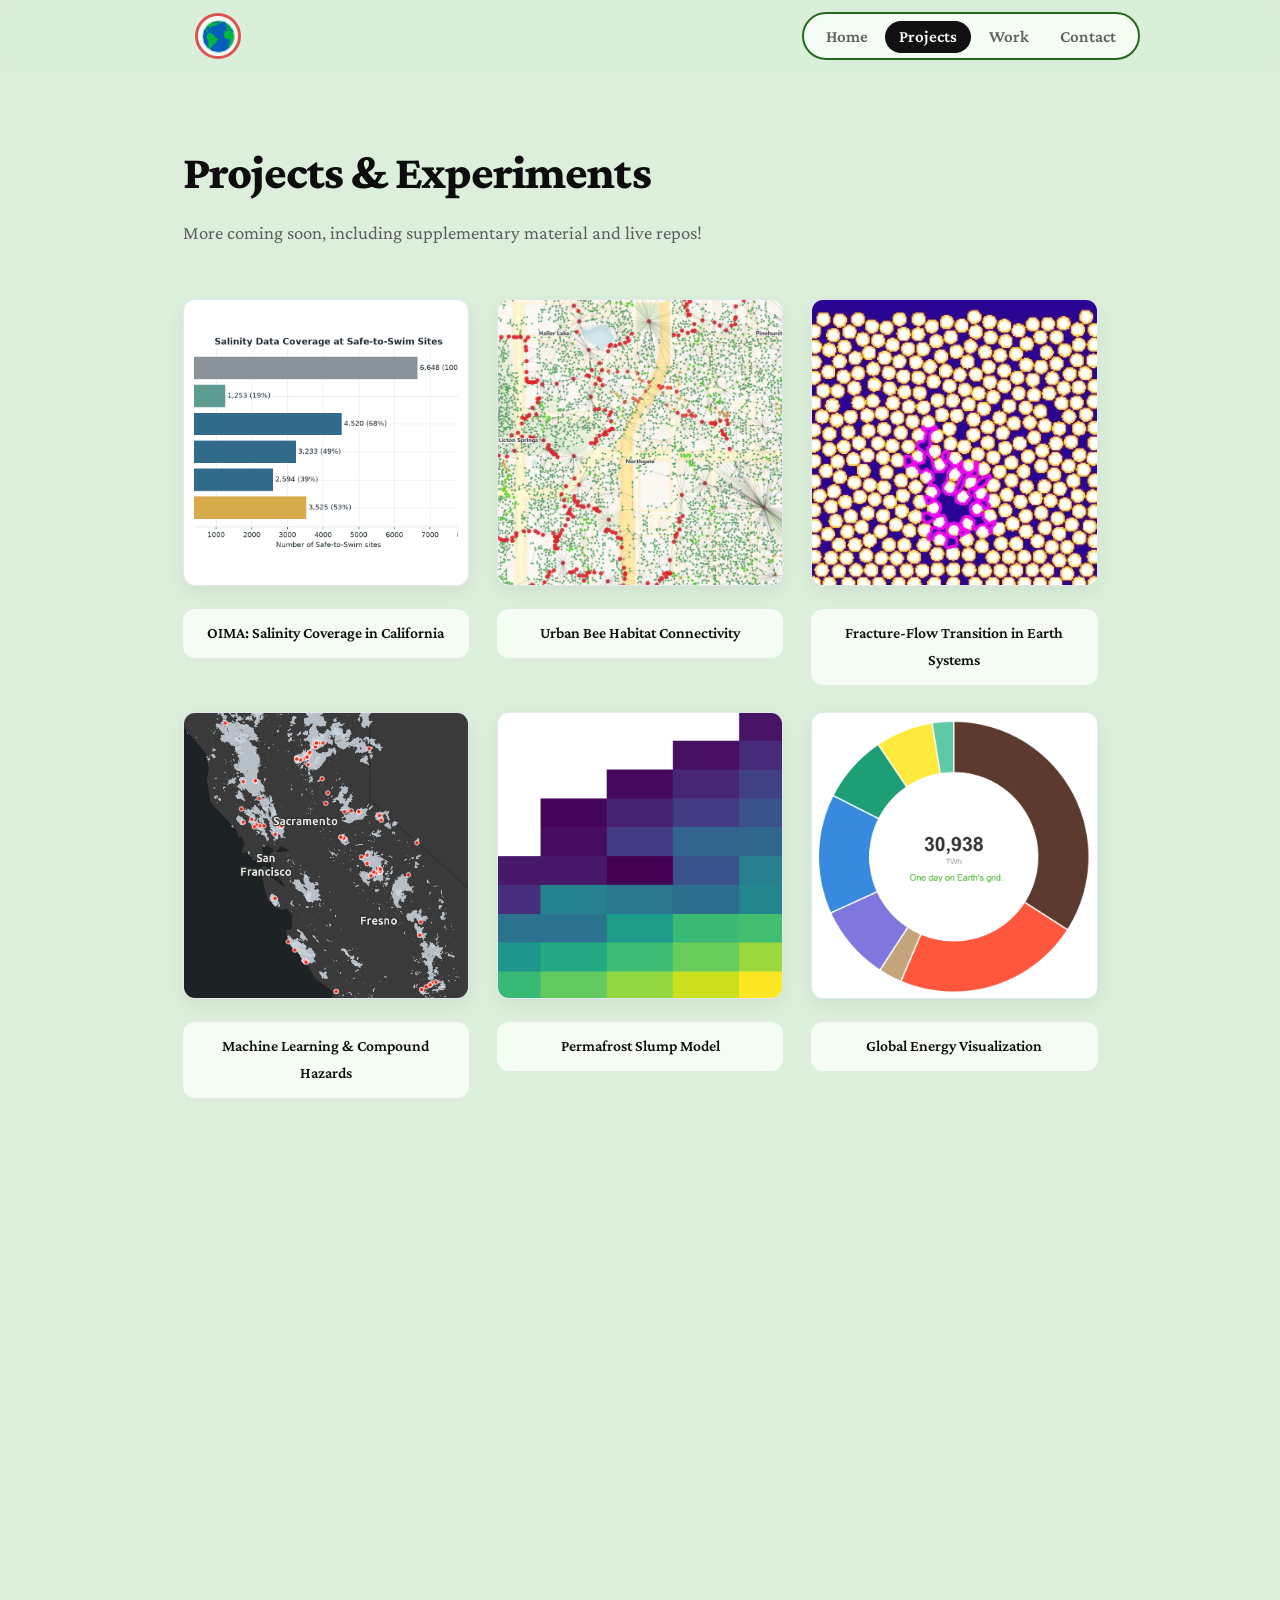
<file: projects.html>
<!DOCTYPE html>
<html lang="en">
  <head>
    <meta charset="UTF-8" />
    <meta name="viewport" content="width=device-width, initial-scale=1.0" />
    <link rel="preconnect" href="https://fonts.googleapis.com" />
    <link rel="preconnect" href="https://fonts.gstatic.com" crossorigin />
    <link href="https://fonts.googleapis.com/css2?family=Crimson+Pro:ital,wght@0,400;0,500;0,600;0,700;0,800;1,400;1,600&display=swap" rel="stylesheet" />
    <title>Projects | Samantha Hordyk</title>    <link rel="icon" href="assets/photo.jpeg" type="image/jpeg" />
    <link rel="stylesheet" href="styles.css" />
  </head>
  <body>
    <header class="site-header">
      <nav class="nav container">
        <div class="header-left">
          <button class="earth-widget" id="co2Toggle" type="button" aria-expanded="false">
            <span class="earth-icon" aria-hidden="true"></span>
            <span class="sr-only">Show today's CO2 ppm</span>
          </button>
          <div class="co2-popover" id="co2Popover" hidden>
            <p><strong>Atmospheric CO<sub>2</sub>:</strong> <span id="co2Value">Loading...</span></p>
            <p class="co2-source">Source: NOAA GML <span id="co2Date"></span></p>
          </div>
        </div>
        <ul class="nav-links">
          <li><a href="index.html">Home</a></li>
          <li><a class="active" href="projects.html">Projects</a></li>
          <li><a href="work.html">Work</a></li>
          <li><a href="contact.html">Contact</a></li>
        </ul>
      </nav>
    </header>

    <main class="container page-main projects-page">
      <section class="page-intro">
        <h1>Projects & Experiments</h1>
        <p>More coming soon, including supplementary material and live repos!</p>
      </section>

      <section class="projects-stage">
        <div class="project-gallery">
          <a class="project-thumb" href="https://shordyk.github.io/safetoswim-waterbodies/" target="_blank" rel="noopener noreferrer">
            <div class="project-thumb-media project-thumb-media--contain"><img src="assets/05_s2s_coverage_funnel.png" alt="Salinity data coverage at Safe-to-Swim sites chart" /></div>
            <span class="project-thumb-title">OIMA: Salinity Coverage in California</span>
          </a>

          <a class="project-thumb" href="bee-connectivity.html">
            <div class="project-thumb-media"><img src="assets/Bees/detail_cropped_thumb.jpg" alt="Urban bee habitat connectivity thumbnail" /></div>
            <span class="project-thumb-title">Urban Bee Habitat Connectivity</span>
          </a>

          <a class="project-thumb" href="fractureflow.html">
            <div class="project-thumb-media"><img class="zoom-in" src="assets/FractureFlow/0.01crop.gif" alt="Fracture-Flow Transition thumbnail" /></div>
            <span class="project-thumb-title">Fracture-Flow Transition in Earth Systems</span>
          </a>

          <a class="project-thumb" href="wildfire.html">
            <div class="project-thumb-media"><img src="assets/Wildfire/wildfirepic.png" alt="Landslide prediction thumbnail" /></div>
            <span class="project-thumb-title">Machine Learning & Compound Hazards</span>
          </a>

          <a class="project-thumb" href="permafrost-slump-model.html">
            <div class="project-thumb-media"><img src="assets/Permafrost/stress_distribution_crop.png" alt="Permafrost slump stress distribution thumbnail" /></div>
            <span class="project-thumb-title">Permafrost Slump Model</span>
          </a>

          <a class="project-thumb" href="energy.html">
            <div class="project-thumb-media"><img src="assets/Energy/global_mix_tile.png" alt="Global energy mix thumbnail" /></div>
            <span class="project-thumb-title">Global Energy Visualization</span>
          </a>

          

          
        </div>
      </section>
    </main>

    <!-- Modal for expanded project details (document root) -->
    <div class="project-modal" id="projectModal" hidden aria-hidden="true">
      <div class="modal-backdrop" id="modalBackdrop"></div>
      <div class="modal-dialog" role="dialog" aria-modal="true" aria-labelledby="modalTitle">
        <button class="modal-close" id="modalClose" aria-label="Close details">✕</button>
        <header class="modal-header">
          <h3 id="modalTitle">Project Title</h3>
        </header>
        <section class="modal-body">
          <div class="modal-gallery" id="modalGallery"></div>
          <div class="modal-copy" id="modalCopy"></div>
          <div class="modal-links" id="modalLinks"></div>
        </section>
        <div class="modal-nav">
          <button id="modalPrev" class="button">Prev</button>
          <button id="modalNext" class="button">Next</button>
        </div>
      </div>
    </div>

    <script src="script.js"></script>
  </body>
  </html>
</file>
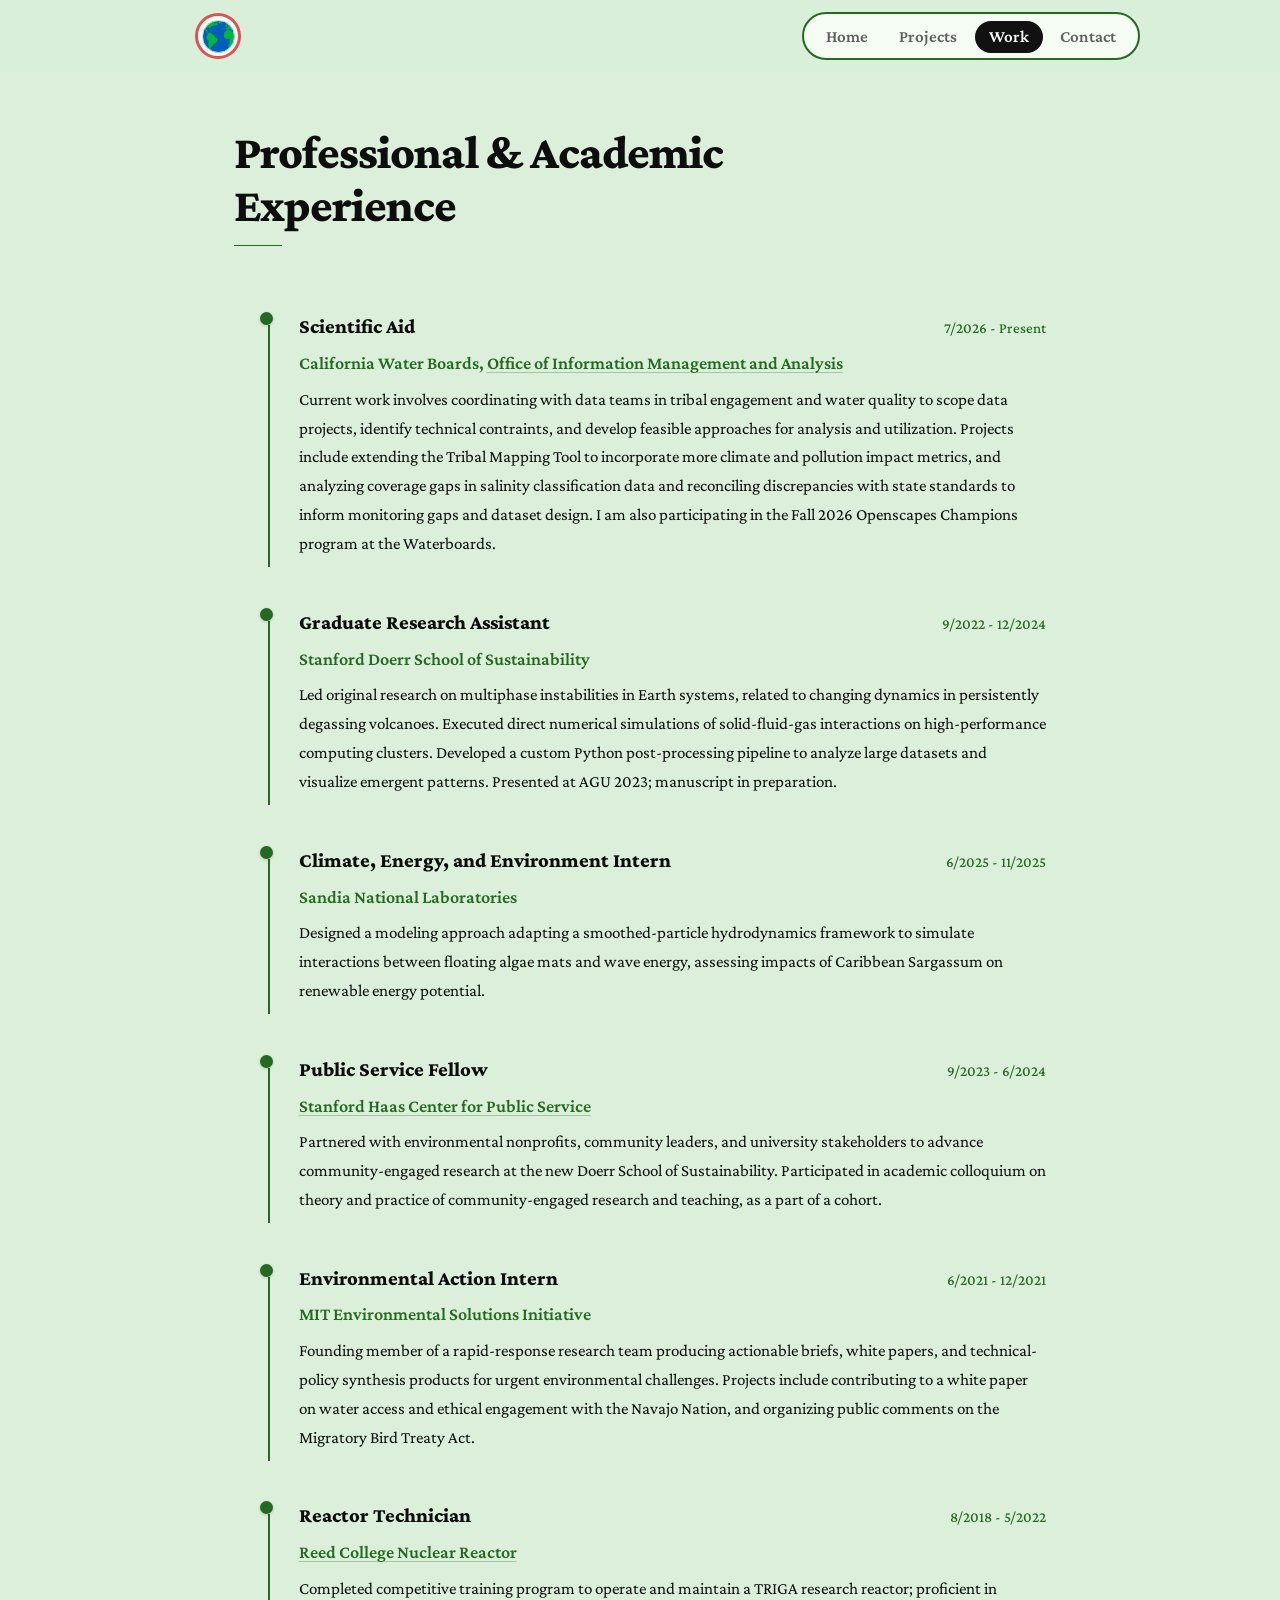
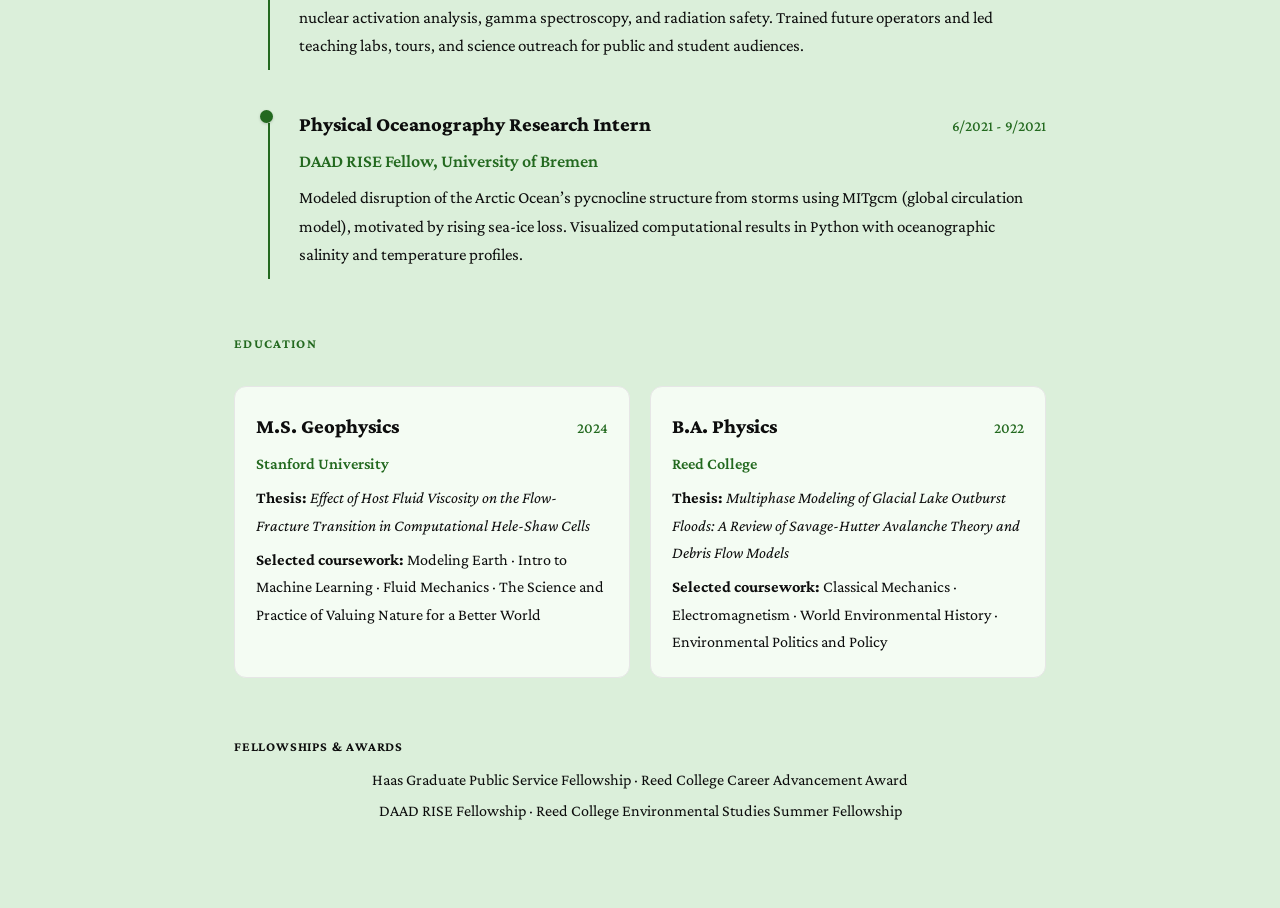
<file: work.html>
<!DOCTYPE html>
<html lang="en">
  <head>
    <meta charset="UTF-8" />
    <meta name="viewport" content="width=device-width, initial-scale=1.0" />
    <link rel="preconnect" href="https://fonts.googleapis.com" />
    <link rel="preconnect" href="https://fonts.gstatic.com" crossorigin />
    <link href="https://fonts.googleapis.com/css2?family=Crimson+Pro:ital,wght@0,400;0,500;0,600;0,700;0,800;1,400;1,600&display=swap" rel="stylesheet" />
    <title>Work | Samantha Hordyk</title>    <link rel="icon" href="assets/photo.jpeg" type="image/jpeg" />
    <link rel="stylesheet" href="styles.css" />
  </head>
  <body>
    <header class="site-header">
      <nav class="nav container">
        <div class="header-left">
          <button class="earth-widget" id="co2Toggle" type="button" aria-expanded="false">
            <span class="earth-icon" aria-hidden="true"></span>
            <span class="sr-only">Show today's CO2 ppm</span>
          </button>
          <div class="co2-popover" id="co2Popover" hidden>
            <p><strong>Atmospheric CO<sub>2</sub>:</strong> <span id="co2Value">Loading...</span></p>
            <p class="co2-source">Source: NOAA GML <span id="co2Date"></span></p>
          </div>
        </div>
        <ul class="nav-links">
          <li><a href="index.html">Home</a></li>
          <li><a href="projects.html">Projects</a></li>
          <li><a class="active" href="work.html">Work</a></li>
          <li><a href="contact.html">Contact</a></li>
        </ul>
      </nav>
    </header>

    <main class="container page-main cv-layout">
      <section class="page-intro">
        <h1 class="cv-page-heading">Professional &amp; Academic <br>Experience</h1>
      </section>

      <section class="cv-experience">

       <article class="cv-entry">
          <div class="cv-entry-head">
            <h3>Scientific Aid</h3>
            <span>7/2026 - Present</span>
          </div>
          <p class="cv-org">California Water Boards, <a href="https://www.waterboards.ca.gov/resources/oima/" target="_blank" rel="noopener">Office of Information Management and Analysis</a></p>
          <p>
            Current work involves coordinating with data teams in tribal engagement and water quality to scope data projects, identify technical contraints, and develop feasible approaches for analysis and utilization. Projects include extending the Tribal Mapping Tool to incorporate more climate and pollution impact metrics, and analyzing coverage gaps in salinity classification data and reconciling discrepancies with state standards to inform monitoring gaps and dataset design. I am also participating in the Fall 2026 Openscapes Champions program at the Waterboards.
          </p>
        </article>

        <article class="cv-entry">
          <div class="cv-entry-head">
            <h3>Graduate Research Assistant</h3>
            <span>9/2022 - 12/2024</span>
          </div>
          <p class="cv-org">Stanford Doerr School of Sustainability</p>
          <p>
            Led original research on multiphase instabilities in Earth systems, related to changing dynamics in persistently degassing volcanoes. Executed direct numerical simulations of
            solid-fluid-gas interactions on high-performance computing clusters. Developed a custom
            Python post-processing pipeline to analyze large datasets and visualize emergent
            patterns. Presented at AGU 2023; manuscript in preparation.
          </p>
        </article>

        <article class="cv-entry">
          <div class="cv-entry-head">
            <h3>Climate, Energy, and Environment Intern</h3>
            <span>6/2025 - 11/2025</span>
          </div>
          <p class="cv-org">Sandia National Laboratories</p>
          <p>
            Designed a modeling approach adapting a smoothed-particle hydrodynamics framework to
            simulate interactions between floating algae mats and wave energy, assessing impacts of
            Caribbean Sargassum on renewable energy potential.
          </p>
        </article>

        <article class="cv-entry">
          <div class="cv-entry-head">
            <h3>Public Service Fellow</h3>
            <span>9/2023 - 6/2024</span>
          </div>
          <p class="cv-org"><a href="https://haas.stanford.edu/student-programs/community-based-research/graduate-student-fellowships/graduate-public-service-gps" target="_blank" rel="noopener noreferrer">Stanford Haas Center for Public Service</a></p>
          <p>
            Partnered with environmental nonprofits, community leaders, and university stakeholders
            to advance community-engaged research at the new Doerr School of Sustainability. Participated in academic colloquium on theory and practice of community-engaged research and teaching, as a part of a cohort.  
          </p>
        </article>

        <article class="cv-entry">
          <div class="cv-entry-head">
            <h3>Environmental Action Intern</h3>
            <span>6/2021 - 12/2021</span>
          </div>
          <p class="cv-org">MIT Environmental Solutions Initiative</p>
          <p>
            Founding member of a rapid-response research team producing actionable briefs, white
            papers, and technical-policy synthesis products for urgent environmental challenges. Projects include contributing to a white paper on water access and ethical engagement with the Navajo Nation, and organizing public comments on the Migratory Bird Treaty Act.
          </p>
        </article>

        <article class="cv-entry">
          <div class="cv-entry-head">
            <h3>Reactor Technician</h3>
            <span>8/2018 - 5/2022</span>
          </div>
          <p class="cv-org"><a href="https://reactor.reed.edu/about.html" target="_blank" rel="noopener noreferrer">Reed College Nuclear Reactor</a></p>
          <p>
            Completed competitive training program to operate and maintain a TRIGA research reactor; proficient in nuclear activation analysis, gamma spectroscopy, and radiation safety.
            Trained future operators and led teaching labs, tours, and science outreach for public and student audiences.
          </p>
        </article>
                <article class="cv-entry">
          <div class="cv-entry-head">
            <h3>Physical Oceanography Research Intern</h3>
            <span>6/2021 - 9/2021</span>
          </div>
          <p class="cv-org">DAAD RISE Fellow, University of Bremen</p>
          <p>
            Modeled disruption of the Arctic Ocean’s pycnocline structure from storms using MITgcm (global circulation model), motivated by rising sea-ice loss. Visualized computational results in Python with oceanographic salinity and temperature profiles.

          </p>
        </article>
      </section>

      <section class="cv-education">
        <p class="cv-section-label">Education</p>
        <div class="education-grid">
          <article class="education-card">
            <div class="education-head">
              <h3>M.S. Geophysics</h3>
              <span>2024</span>
            </div>
            <p class="cv-org">Stanford University</p>
            <p><strong>Thesis:</strong> <em>Effect of Host Fluid Viscosity on the Flow-Fracture Transition in Computational Hele-Shaw Cells</em></p>
            <p><strong>Selected coursework:</strong> Modeling Earth · Intro to Machine Learning · Fluid Mechanics · The Science and Practice of Valuing Nature for a Better World</p>
          </article>

          <article class="education-card">
            <div class="education-head">
              <h3>B.A. Physics</h3>
              <span>2022</span>
            </div>
            <p class="cv-org">Reed College</p>
            <p><strong>Thesis:</strong> <em>Multiphase Modeling of Glacial Lake Outburst Floods: A Review of Savage-Hutter Avalanche Theory and Debris Flow Models</em></p>
            <p><strong>Selected coursework:</strong> Classical Mechanics · Electromagnetism · World Environmental History · Environmental Politics and Policy</p>
          </article>
        </div>
      </section>

      <section class="cv-awards">
        <p class="cv-section-label">Fellowships &amp; Awards</p>
        <p class="cv-awards-list">
          Haas Graduate Public Service Fellowship · Reed College Career Advancement Award<br>
          DAAD RISE Fellowship · Reed College Environmental Studies Summer Fellowship
        </p>
      </section>
    </main>

    <script src="script.js"></script>
  </body>
</html>
</file>
<file: styles.css>
:root {
  --bg: #dbefda;
  --green: #23691f;
  --surface: #f4fcf3;
  --text: #0d0d0d;
  --muted: #5f5f5f;
  --accent: #1c1c1c;
  --accent-soft: #f6f6f6;
  --border: #e6e6e6;
  --radius: 14px;
  --shadow: 0 2px 8px rgba(0, 0, 0, 0.03);
  --font: "Crimson Pro", Georgia, "Times New Roman", serif;
}

* {
  box-sizing: border-box;
}

button {
  font-family: inherit;
}

/* In-text links: same color as surrounding text, faint underline */
.cv-org a,
a.cite {
  color: inherit;
  text-decoration: underline;
  text-decoration-thickness: 1px;
  text-underline-offset: 3px;
  text-decoration-color: color-mix(in srgb, currentColor 30%, transparent);
  transition: text-decoration-color 150ms;
}

.cv-org a:hover,
a.cite:hover {
  text-decoration-color: currentColor;
}

html {
  font-size: 106.25%; /* 17px rem base; scales all rem sizes proportionally */
}

body {
  margin: 0;
  font-family: var(--font);
  font-size: 110%; /* ~18.7px base */
  line-height: 1.7;
  color: var(--text);
  background: var(--bg);
  min-height: 100vh;
}

img {
  max-width: 100%;
  display: block;
}

.container {
  width: min(1000px, calc(100% - 4rem));
  margin: 0 auto;
}

.site-header {
  position: sticky;
  top: 0;
  z-index: 50;
  backdrop-filter: blur(5px);
  background: rgba(219, 239, 218, 0.95);
  border-bottom: none;
}

.nav {
  min-height: 72px;
  display: flex;
  align-items: center;
  justify-content: space-between;
  gap: 1rem;
}

.header-left {
  position: relative;
  margin-left: 55px;
}

.earth-widget {
  width: 46px;
  height: 46px;
  border-radius: 50%;
  border: 3px solid #df5252;
  background: var(--surface);
  display: grid;
  place-items: center;
  cursor: pointer;
  padding: 0;
}

.earth-icon {
  width: 33px;
  height: 33px;
  border-radius: 50%;
  background: url("assets/earth.jpg") center 52% / 106% auto no-repeat; /* zoomed slightly to crop the black corners */
  border: 1px solid #abd7e2;
}

.co2-popover {
  position: absolute;
  left: 0;
  top: calc(100% + 8px);
  min-width: 190px;
  padding: 0.55rem 0.65rem;
  border: 2px solid #e06a6a;
  border-radius: 10px;
  background: var(--surface);
  color: var(--text);
  box-shadow: none;
}

.co2-popover p {
  margin: 0;
  font-size: 0.86rem;
  line-height: 1.35;
}

.co2-popover p:first-child {
  white-space: nowrap;
}

.co2-popover sub {
  font-size: 0.68em;
  vertical-align: baseline;
  position: relative;
  bottom: -0.2em;
}

.co2-source {
  margin-top: 0.2rem;
  font-size: 0.73rem !important;
  line-height: 1.1;
  color: #7d7d7d;
}

.sr-only {
  position: absolute;
  width: 1px;
  height: 1px;
  padding: 0;
  margin: -1px;
  overflow: hidden;
  clip: rect(0, 0, 0, 0);
  white-space: nowrap;
  border: 0;
}

.nav-links {
  margin: 0;
  padding: 0.34rem 0.48rem;
  list-style: none;
  display: flex;
  gap: 0.2rem;
  flex-wrap: wrap;
  border: 2px solid var(--green);
  border-radius: 999px;
  background: var(--surface);
}

.nav-links a {
  text-decoration: none;
  color: var(--muted);
  font-weight: 600;
  font-size: 1rem;
  padding: 0.38rem 0.82rem;
  border-radius: 999px;
}

.nav-links a:hover {
  color: var(--text);
  background: #f5f5f5;
}

.nav-links a.active {
  color: #ffffff;
  background: #111111;
}

.nav-links a.active:hover {
  color: #ffffff;
  background: #111111;
}

.hero {
  position: relative;
  overflow: hidden;
  padding: 4.5rem 0 3.2rem;
}

.hero-content {
  position: relative;
  text-align: center;
  z-index: 2;
}

.profile-row {
  position: relative;
  width: 100%;
  display: flex;
  align-items: center;
  justify-content: center;
  margin: 0 auto 1.65rem;
  transform: translateX(-34px);
}

.profile-wrap {
  position: relative;
  width: 196px;
  height: 196px;
  margin: 0;
  filter: none;
  transform: translateX(0);
}

.profile-photo {
  width: 100%;
  height: 100%;
  object-fit: cover;
  border-radius: 50%;
  margin: 0;
  border: 5px solid #d3d3d3;
  position: relative;
  z-index: 2;
  box-shadow:
    0 10px 24px rgba(0, 0, 0, 0.14),
    0 3px 8px rgba(0, 0, 0, 0.08);
}

.status-pill {
  display: inline-flex;
  align-items: center;
  justify-content: center;
  padding: 0.38rem 0.52rem;
  border-radius: 999px;
  font-size: 0.8rem;
  font-weight: 500;
  line-height: 1.2;
  margin: 0;
  position: absolute;
  left: calc(50% + 106px);
  top: 50%;
  transform: translateY(-50%);
}

.status-pill-rainbow {
  border: 2.5px solid transparent;
  background: linear-gradient(#f4fcf3, #f4fcf3) padding-box,
    linear-gradient(
        120deg,
        #ff7a7a,
        #ffb86b,
        #ffe56b,
        #7ee787,
        #7dd3fc,
        #c4b5fd,
        #ff7a7a
      )
      border-box;
  background-size: 100% 100%, 280% 280%;
  background-position: 0 0, 0% 50%;
  animation: rainbow-shimmer 3.8s linear infinite;
}

.intro {
  font-size: 1rem;
  margin: 0 0 0.62rem;
  color: var(--muted);
}

.name {
  margin: 0 0 1.35rem;
  font-family: var(--font);
  font-size: clamp(2.2rem, 5.4vw, 3.2rem);
  line-height: 1.05;
  letter-spacing: 0.012em;
}

.hero-line {
  width: min(640px, 100%);
  margin: 0 auto 1.35rem;
  font-size: 1.1rem;
  line-height: 1.55;
  color: var(--text);
}

.hero-actions {
  margin-top: 0;
  display: flex;
  justify-content: center;
  gap: 0.6rem;
  flex-wrap: wrap;
}

.hero-actions .button {
  padding: 0.82rem 1.3rem;
  font-size: 1.06rem;
}

.button {
  border: 1px solid var(--border);
  border-radius: 999px;
  padding: 0.62rem 1.02rem;
  font-weight: 600;
  text-decoration: none;
  cursor: pointer;
  font-size: 0.92rem;
}

.button-primary {
  background: #111111;
  color: #fff;
  border-color: #111111;
}

.button-primary:hover {
  background: #000000;
}

.button-outline {
  border-color: var(--green);
  color: var(--green);
  background: var(--surface);
}

.button-outline:hover {
  background: var(--accent-soft);
}

.rainbow-outline {
  position: relative;
  color: var(--text);
  border: 2px solid transparent;
  background: linear-gradient(
      #f4fcf3,
      #f4fcf3
    )
    padding-box,
    linear-gradient(
      120deg,
      #ff7a7a,
      #ffb86b,
      #ffe56b,
      #7ee787,
      #7dd3fc,
      #c4b5fd,
      #ff7a7a
    )
    border-box;
  background-size: 100% 100%, 280% 280%;
  background-position: 0 0, 0% 50%;
  animation: rainbow-shimmer 4s linear infinite;
}

@keyframes rainbow-shimmer {
  /* With a 280% gradient, 155.556% shifts it exactly one tile width
     ((280 - 100) * 1.55556 = 280), so the loop restarts seamlessly. */
  0% {
    background-position: 0 0, 0% 50%;
  }
  100% {
    background-position: 0 0, 155.556% 50%;
  }
}

.section {
  padding: 2.5rem 0;
}

.about p,
.page-intro p,
.project-detail-copy p,
.contact-card p {
  color: var(--muted);
}

.cv-entry p,
.education-card p,
.cv-awards-list {
  color: var(--text);
}

.about p {
  color: var(--text);
  font-size: 1.06rem;
  line-height: 1.65;
}

.about {
  max-width: 820px;
  margin-top: 2.1rem;
  margin-bottom: 2.5rem;
  margin-left: auto;
  margin-right: auto;
  border-top: 1px solid #ededed;
  border-bottom: 1px solid #ededed;
  padding-top: 1.3rem;
  padding-bottom: 1.3rem;
}

.page-main {
  padding: 2rem 0 3.4rem;
}

.page-intro h1,
.section h2 {
  margin-bottom: 0.5rem;
}

.page-intro h1 {
  font-size: clamp(2.1rem, 4.6vw, 2.8rem);
  font-weight: 800;
  line-height: 1.1;
  letter-spacing: -0.02em;
}

.projects-page {
  min-height: calc(100vh - 140px);
  padding-left: 2.5rem;
  padding-right: 2.5rem;
}

.projects-stage {
  min-height: calc(100vh - 220px);
  display: grid;
  grid-template-rows: 2fr 1fr;
  gap: 2.7rem;
}

.project-gallery {
  display: grid;
  grid-template-columns: repeat(3, minmax(0, 1fr));
  gap: 1.6rem;
  max-width: 940px;
  margin: 0 auto;
}
.project-thumb {
  display: flex;
  flex-direction: column;
  align-items: center;
  text-decoration: none;
  color: inherit;
  gap: 0.75rem;
  position: relative;
}

.project-thumb-media {
  width: 100%;
  aspect-ratio: 1 / 1; /* make tiles square */
  overflow: hidden;
  border-radius: 12px;
  background: var(--surface);
  box-shadow: 0 6px 18px rgba(12,12,12,0.06);
  border: 1.5px solid #e2e8f0;
}

.project-thumb-media img {
  width: 100%;
  height: 100%;
  object-fit: cover;
  display: block;
}

/* Wide charts: show the whole image instead of cropping to the square */
.project-thumb-media--contain {
  background: #ffffff;
}

.project-thumb-media--contain img {
  object-fit: contain;
  padding: 0.6rem;
}

.project-thumb-placeholder {
  background: linear-gradient(135deg, #e8f0e8 0%, #d4e8d4 50%, #c8dfc8 100%);
}

/* smooth image transform and specific zoom for one tile */
.project-thumb-media img {
  transition: transform 260ms cubic-bezier(.2,.9,.3,1);
  transform-origin: center center;
}
.project-thumb-media img.zoom-in {
  transform: scale(1.08);
}

.project-thumb-title {
  display: flex;
  justify-content: center;
  align-items: center;
  margin-top: 0.6rem;
  text-align: center;
  font-size: 0.92rem;
  font-weight: 600;
  color: var(--text);
  padding: 0.55rem 1rem;
  border-radius: 12px;
  background: var(--surface);
  border: 2px solid transparent;
  width: 100%;
  transition: background 200ms;
}

.project-thumb:hover .project-thumb-title {
  background: #e4f5e2;
}

/* Add spacing between the intro and the gallery */
.projects-stage { margin-top: 3rem; }

.project-detail {
  display: grid;
  grid-template-columns: 1fr minmax(180px, 34%);
  gap: 1rem;
  background: transparent;
  border: 0;
  border-radius: 0;
  box-shadow: none;
  padding: 0;
  min-height: 100%;
}

.project-detail-copy h2 {
  margin-top: 0.1rem;
  margin-bottom: 0.45rem;
}

.project-detail-copy p {
  margin: 0;
  color: var(--muted);
  font-size: 1rem;
}

.project-detail-description {
  display: grid;
  gap: 0.55rem;
}

.project-detail-side {
  border: 0;
  border-radius: 0;
  min-height: 170px;
  display: grid;
  place-items: center;
  overflow: visible;
  background: transparent;
}

.project-detail-side img {
  width: 100%;
  height: 100%;
  max-height: 340px;
  object-fit: contain;
}

.project-detail-side p {
  margin: 0;
  font-size: 0.82rem;
  color: #9a9a9a;
}

.project-detail-side.is-empty img {
  display: none;
}

.cv-layout {
  display: grid;
  gap: 3.2rem;
  max-width: 880px;
  margin-top: 1.2rem;
  margin-bottom: 1.4rem;
  margin-left: auto;
  margin-right: auto;
  padding-left: 2rem;
  padding-right: 2rem;
}

.cv-page-heading {
  font-size: clamp(2.1rem, 4.6vw, 2.8rem);
  font-weight: 800;
  line-height: 1.08;
  margin: 0 0 0.8rem;
  letter-spacing: -0.02em;
  padding-bottom: 0.9rem;
  position: relative;
}

.cv-page-heading::after {
  content: '';
  position: absolute;
  bottom: 0;
  left: 0;
  width: 2.8rem;
  height: 1.5px;
  background: var(--green);
}

.cv-page-subhead {
  color: var(--muted);
  font-size: 1rem;
  margin: 0 0 1.6rem;
}

.cv-section-label {
  font-size: 0.78rem;
  font-weight: 700;
  letter-spacing: 0.1em;
  text-transform: uppercase;
  color: var(--green);
  margin: 0 0 1.8rem;
}

.cv-experience {
  display: grid;
  gap: 0;
  padding-left: 2rem;
}

.cv-experience h2,
.cv-education h2 {
  margin: 0 0 0.6rem;
}

.cv-entry {
  position: relative;
  padding: 0 0 0.5rem 1.8rem;
  margin-bottom: 2.2rem;
}

/* pin circle head */
.cv-entry::before {
  content: '';
  position: absolute;
  left: -0.45rem;
  top: 3px;
  width: 13px;
  height: 13px;
  border-radius: 50%;
  background: var(--green);
  box-shadow: 0 1px 3px rgba(0,0,0,0.18);
  z-index: 1;
}

/* vertical line runs only the height of the entry content, stops before the margin gap */
.cv-entry::after {
  content: '';
  position: absolute;
  left: 0;
  top: 16px;
  bottom: 0;
  width: 1.5px;
  background: var(--green);
}

.cv-entry:last-child {
  margin-bottom: 0;
}

.cv-entry-head,
.education-head {
  display: flex;
  justify-content: space-between;
  align-items: baseline;
  gap: 1rem;
  margin-bottom: 0.25rem;
}

.cv-entry-head h3,
.education-head h3 {
  margin: 0;
  font-size: 1.2rem;
  font-weight: 800;
}

.cv-entry-head span,
.education-head span {
  color: var(--green);
  font-size: 0.88rem;
  font-weight: 500;
  white-space: nowrap;
  flex-shrink: 0;
}

/* p.cv-org so it outranks the .cv-entry p / .education-card p text colors */
p.cv-org {
  margin: 0 0 0.4rem;
  color: var(--green);
  font-weight: 600;
  font-size: 0.95rem;
}

/* Work entries: title 1.2rem > company > description > dates 0.88rem */
.cv-entry p {
  font-size: 1rem;
}

.cv-entry p.cv-org {
  font-size: 1.06rem;
}

.cv-entry p:last-child {
  margin: 0;
}

.education-grid {
  display: grid;
  grid-template-columns: repeat(2, minmax(0, 1fr));
  gap: 1.2rem;
}

.education-card {
  border: 1px solid var(--border);
  border-radius: 12px;
  padding: 1.25rem;
  background: var(--surface);
  box-shadow: none;
}

.education-card p {
  margin: 0.4rem 0 0;
  font-size: 0.95rem;
}

.cv-awards {
  padding-top: 0.2rem;
}

.cv-awards .cv-section-label {
  color: var(--text);
  letter-spacing: 0.06em;
  text-align: left;
  margin-bottom: 0.4rem;
}

.cv-awards-list {
  margin: 0;
  font-size: 0.95rem;
  line-height: 1.9;
  text-align: center;
}

.contact-page {
  width: min(960px, calc(100% - 5rem)); /* keep contact page at its original width */
  padding-left: 2.5rem;
  padding-right: 2.5rem;
}

.contact-page .contact-actions {
  display: flex;
  flex-direction: column;
  align-items: center;
  gap: 0.75rem;
  margin-top: 1.6rem;
}

.contact-centered {
  display: flex;
  flex-direction: column;
  align-items: center;
  padding-top: 1rem;
  max-width: 820px;
  margin: 0 auto;
  padding-left: 2.5rem;
  padding-right: 2.5rem;
}

.contact-centered .page-intro {
  align-self: flex-start;
  width: 100%;
  padding-bottom: 1.2rem;
  border-bottom: 1.5px solid #e6e6e6;
  margin-bottom: 0.5rem;
}


.contact-info {
  background: var(--surface);
  border: 1px solid var(--border);
  border-radius: var(--radius);
  box-shadow: var(--shadow);
  padding: 1.2rem;
  display: grid;
  align-content: center;
  gap: 0.8rem;
}

.contact-card h2,
.contact-info h2 {
  margin-top: 0;
}

.contact-card {
  display: flex;
  align-items: center;
  justify-content: center;
  min-height: 100%;
  padding: 0;
}

.contact-actions {
  display: flex;
  flex-direction: column;
  gap: 0.8rem;
  justify-content: center;
  align-items: center;
}

.social-btn {
  display: inline-flex;
  align-items: center;
  justify-content: center;
  gap: 0.62rem;
  text-decoration: none;
  color: var(--text);
  min-width: 240px;
  min-height: 64px;
  padding: 1rem 1.6rem;
  border: 2px solid transparent;
  border-radius: 999px;
  background: linear-gradient(#f4fcf3, #f4fcf3) padding-box,
    linear-gradient(
      120deg,
      #ff7a7a,
      #ffb86b,
      #ffe56b,
      #7ee787,
      #7dd3fc,
      #c4b5fd,
      #ff7a7a
    ) border-box;
  background-size: 100% 100%, 280% 280%;
  background-position: 0 0, 0% 50%;
  animation: rainbow-shimmer 3.8s linear infinite;
  font-weight: 600;
  font-size: 1rem;
  transition: color 200ms;
}

.social-btn-email {}

.contact-grid {
  display: grid;
  grid-template-columns: repeat(2, 1fr);
  gap: 0.8rem;
}

@media (max-width: 600px) {
  .contact-grid {
    grid-template-columns: 1fr;
  }
}

.contact-location {
  display: inline-flex;
  align-items: center;
  gap: 0.45rem;
  color: var(--muted);
  font-size: 0.95rem;
  margin: 0.3rem 0 0;
}

.contact-location svg {
  width: 15px;
  height: 15px;
  fill: #9aabb8;
  flex-shrink: 0;
}

.social-btn svg {
  width: 20px;
  height: 20px;
  fill: #5f5f5f;
  flex: 0 0 auto;
}

.social-btn:hover {
  color: #1f1f1f;
}

.social-btn:hover svg {
  fill: #1f1f1f;
}

.contact-info-email {
  margin: 0;
  font-size: 1.08rem;
  font-weight: 600;
  display: inline-block;
  padding: 0.45rem 1rem;
  border-radius: 999px;
  border: 2px solid transparent;
  background: linear-gradient(#f4fcf3, #f4fcf3) padding-box,
    linear-gradient(
      120deg,
      #ff7a7a,
      #ffb86b,
      #ffe56b,
      #7ee787,
      #7dd3fc,
      #c4b5fd,
      #ff7a7a
    ) border-box;
  background-size: 100% 100%, 280% 280%;
  background-position: 0 0, 0% 50%;
  animation: rainbow-shimmer 3.8s linear infinite;
}

.contact-info-location {
  margin: 0;
  display: inline-flex;
  align-items: center;
  gap: 0.45rem;
  color: var(--muted);
  font-size: 0.98rem;
}

.contact-info-location svg {
  width: 16px;
  height: 16px;
  fill: #777777;
  flex: 0 0 auto;
}

.tech-stack {
  margin-bottom: 0.5rem;
  padding-top: 1.2rem;
}

.tech-stack-head {
  text-align: left;
}

.tech-marquee {
  width: 100%;
  overflow: hidden;
  margin-top: 0.8rem;
  padding: 0.35rem 0;
}

.tech-track {
  width: max-content;
  display: flex;
  gap: 0.8rem;
  align-items: center;
  animation: tech-scroll 30s linear infinite;
}

.tech-pill {
  display: inline-flex;
  align-items: center;
  justify-content: center;
  padding: 0.62rem 1rem;
  border-radius: 999px;
  border: 1px solid var(--border);
  background: var(--surface);
  color: var(--accent);
  font-size: 0.9rem;
  font-weight: 700;
  white-space: nowrap;
}

@keyframes tech-scroll {
  from {
    transform: translateX(0);
  }
  to {
    transform: translateX(-50%);
  }
}

.site-footer {
  border-top: 1px solid var(--border);
  background: var(--surface);
}

.footer-wrap {
  min-height: 70px;
  display: flex;
  align-items: center;
  justify-content: center;
}

@media (max-width: 640px) {
  html {
    font-size: 100%; /* 16px rem base on phones (17px on desktop) */
    -webkit-text-size-adjust: 100%;
    text-size-adjust: 100%;
  }

  .header-left {
    margin-left: 0;
  }

  /* keep the header on one line */
  .nav {
    gap: 0.5rem;
    min-height: 62px;
  }

  .earth-widget {
    width: 34px;
    height: 34px;
    border-width: 2.5px;
    flex-shrink: 0;
  }

  .earth-icon {
    width: 24px;
    height: 24px;
  }

  .nav-links {
    flex-wrap: nowrap;
    gap: 0;
    padding: 0.2rem 0.25rem;
    min-width: 0;
  }

  .nav-links a {
    font-size: clamp(0.76rem, 3.6vw, 0.86rem);
    padding: 0.3rem 0.5rem;
    white-space: nowrap;
  }

  .container {
    width: min(960px, calc(100% - 2rem));
  }

  .profile-wrap {
    width: 132px;
    height: 132px;
    transform: translateX(0);
  }

  .profile-row {
    margin-bottom: 1.35rem;
    transform: translateX(-32px);
  }

  .status-pill {
    left: calc(50% + 78px);
    font-size: 0.74rem;
    padding: 0.33rem 0.66rem;
  }

  .hero {
    padding-top: 3.4rem;
  }

  .projects-stage {
    min-height: auto;
    grid-template-rows: auto auto;
  }

  .project-gallery {
    grid-template-columns: 1fr;
  }

  .project-detail {
    grid-template-columns: 1fr;
  }

  .education-grid {
    grid-template-columns: 1fr;
  }

  /* Work page: dates sit above the title instead of on the same line */
  .cv-entry-head,
  .education-head {
    flex-direction: column-reverse;
    align-items: flex-start;
    gap: 0.1rem;
  }

  .tech-track {
    animation-duration: 24s;
  }
}

@media (max-width: 380px) {
  .nav-links a {
    padding: 0.28rem 0.4rem;
  }
}

@media (prefers-reduced-motion: reduce) {
  .tech-track {
    animation: none;
  }

  .rainbow-outline {
    animation: none;
  }
}

/* Project subpage styles */
.project-breadcrumb {
  display: inline-flex;
  align-items: center;
  gap: 0.35rem;
  color: var(--muted);
  text-decoration: none;
  font-size: 0.9rem;
  font-weight: 500;
  margin-bottom: 1.4rem;
}

.project-breadcrumb:hover {
  color: var(--text);
}

.project-page-header {
  border-bottom: 1px solid var(--border);
  padding-bottom: 1.4rem;
  margin-bottom: 2rem;
}

.project-page-header h1 {
  margin: 0 0 0.6rem;
  font-size: clamp(1.6rem, 3.8vw, 2.2rem);
  line-height: 1.15;
}

.project-page-intro {
  margin: 0;
  color: var(--muted);
  font-size: 1.02rem;
  line-height: 1.65;
  max-width: 680px;
}

.project-figures {
  display: grid;
  grid-template-columns: repeat(auto-fit, minmax(280px, 1fr));
  gap: 1.2rem;
}

.project-figures.single {
  grid-template-columns: 1fr;
  max-width: 820px;
}

.project-figures.poster {
  grid-template-columns: 1fr;
  max-width: 680px;
  margin: 0 auto;
}

.project-figure {
  border: 1.5px solid var(--border);
  border-radius: 12px;
  overflow: hidden;
  background: #fafafa;
}

.project-figure img {
  width: 100%;
  display: block;
  object-fit: contain;
}

.project-figure figcaption {
  padding: 0.55rem 0.8rem;
  font-size: 0.82rem;
  color: var(--muted);
  border-top: 1px solid var(--border);
  line-height: 1.4;
}

.project-actions {
  margin-top: 2rem;
  display: flex;
  gap: 0.6rem;
  flex-wrap: wrap;
  align-items: center;
}

/* ── Project subpage template ──────────────────────────────── */

/* Outer wrapper — sets the generous side margins */
.pj-page {
  padding: 2rem 0 4rem;
}

/* Inner content — narrower than the default container for bigger side margins */
.pj-inner {
  width: min(900px, calc(100% - 8rem));
  margin: 0 auto;
}

/* Page header: title + lede above the two-column body */
.pj-header {
  border-bottom: 1px solid var(--border);
  padding-bottom: 1.6rem;
  margin-bottom: 2.2rem;
}

.pj-header h1 {
  margin: 0 0 0.65rem;
  font-size: clamp(1.7rem, 3.8vw, 2.4rem);
  font-weight: 800;
  line-height: 1.1;
  letter-spacing: -0.02em;
}

.pj-lede {
  margin: 0;
  color: var(--muted);
  font-size: 1.04rem;
  line-height: 1.68;
  max-width: none;
}

/* Layout: scope box floats top-right, body text wraps beneath it */
.pj-layout {
  display: block;
}

.pj-layout::after {
  content: '';
  display: table;
  clear: both;
}

.pj-sidebar {
  float: right;
  width: 210px;
  margin-left: 2.6rem;
  margin-bottom: 1.4rem;
}

/* Lede block sits to the left of the floated sidebar */
.pj-lede-block {
  overflow: hidden;
  margin-bottom: 2rem;
}

/* Main body */
.pj-body {
  min-width: 0;
}

/* Individual subsections */
.pj-section {
  margin-bottom: 2.6rem;
}

.pj-section:last-child {
  margin-bottom: 0;
}

.pj-subhead {
  margin: 1.6rem 0 0.5rem;
  font-size: 1rem;
  font-weight: 700;
  color: var(--text);
  letter-spacing: 0.01em;
}

.pj-section h2,
.pj-body h2 {
  margin: 0 0 0.7rem;
  font-size: 1.18rem;
  font-weight: 700;
  letter-spacing: -0.01em;
  font-family: inherit;
  color: inherit;
}

/* Space between toggle and the section that follows it */
.pj-toggle + .pj-section {
  margin-top: 2.6rem;
}

.pj-section p {
  margin: 0 0 1rem;
  color: var(--text);
  line-height: 1.72;
}

.pj-section p:last-child {
  margin-bottom: 0;
}

/* Toggle / disclosure for processing section */
.pj-section + .pj-toggle {
  margin-top: -1.6rem;
}

.pj-toggle {
  border: none;
  margin-bottom: 1rem;
  font-family: inherit;
}

.pj-toggle summary {
  list-style: none;
  cursor: pointer;
  display: flex;
  align-items: center;
  gap: 0.45em;
  font-family: inherit;
  font-size: 1rem;
  font-weight: 400;
  letter-spacing: 0;
  color: var(--text);
  line-height: 1.72;
  margin-top: 0.5rem;
}

.pj-toggle[open] summary {
  margin-bottom: 0.8rem;
}

.pj-toggle summary::-webkit-details-marker { display: none; }

.pj-toggle summary::before {
  content: '▶';
  font-size: 0.65em;
  color: var(--text);
  transition: transform 0.18s ease;
  flex-shrink: 0;
}

.pj-toggle[open] summary::before {
  transform: rotate(90deg);
}

.pj-toggle p {
  margin: 0 0 1rem;
  color: var(--text);
  font-size: 1rem;
  line-height: 1.72;
}

.pj-toggle p:last-child {
  margin-bottom: 0;
}

/* Inline academic citations */
a.cite {
  font-style: italic;
}

/* Figure wrapper — used for both real images and placeholders */
.pj-fig-placeholder {
  margin: 1.4rem 0;
}

.pj-fig-placeholder figcaption {
  margin-top: 0.5rem;
  font-size: 0.82rem;
  color: var(--muted);
  line-height: 1.45;
}

/* Dashed placeholder box — only shown when there is no <img> */
.pj-fig-box {
  width: 100%;
  aspect-ratio: 16 / 9;
  background: #f0f0f0;
  border: 1.5px dashed #d0d0d0;
  border-radius: 10px;
  display: grid;
  place-items: center;
  color: #aaaaaa;
  font-size: 0.88rem;
  font-weight: 500;
  letter-spacing: 0.02em;
}

/* Wide single figure */
.pj-fig-wide .pj-fig-box {
  aspect-ratio: 21 / 9;
}

/* Two-up figure grid — bleeds slightly past the text column */
.pj-fig-grid {
  display: grid;
  grid-template-columns: repeat(2, 1fr);
  gap: 1rem;
  margin: 1.4rem -6rem 1.4rem -4.5rem;
}

.scope-box {
  border: 1.5px solid var(--border);
  border-radius: 12px;
  padding: 1.1rem 1.2rem 1.2rem;
  background: #fafafa;
}

.scope-label {
  margin: 0 0 0.85rem;
  font-size: 0.72rem;
  font-weight: 800;
  letter-spacing: 0.12em;
  text-transform: uppercase;
  color: #aaaaaa;
  text-align: center;
}

.scope-list {
  margin: 0;
  padding: 0;
  display: grid;
  gap: 0.35rem;
}

.scope-list dt {
  font-size: 0.75rem;
  font-weight: 700;
  letter-spacing: 0.06em;
  text-transform: uppercase;
  color: #888888;
  margin-bottom: 0.1rem;
}

.scope-list dd {
  margin: 0 0 0 0.65rem;
  font-size: 0.88rem;
  color: var(--text);
  line-height: 1.45;
}

@media (max-width: 760px) {
  .pj-inner {
    width: min(860px, calc(100% - 3rem));
  }

  .pj-sidebar {
    float: none;
    width: 100%;
    margin-left: 0;
    margin-bottom: 1.6rem;
  }

  .pj-fig-grid {
    grid-template-columns: 1fr;
    margin: 1.4rem 0;
  }
}

/* ── Project modal styles ──────────────────────────────────── */
.project-modal {
  position: fixed;
  inset: 0;
  display: grid;
  place-items: center;
  z-index: 120;
}
.project-modal[hidden] { display: none !important; }
.modal-backdrop {
  position: absolute;
  inset: 0;
  background: rgba(10, 10, 10, 0.55);
  z-index: 120;
  pointer-events: auto;
}
.modal-dialog {
  position: relative;
  width: min(920px, calc(100% - 3rem));
  max-height: calc(100vh - 4rem);
  background: var(--surface);
  border-radius: 12px;
  box-shadow: 0 18px 50px rgba(0,0,0,0.35);
  overflow: auto;
  padding: 1.25rem;
  z-index: 121;
  pointer-events: auto;
}
.modal-close {
  position: absolute;
  right: 0.6rem;
  top: 0.6rem;
  border: 0;
  background: transparent;
  font-size: 1.05rem;
  cursor: pointer;
  z-index: 122;
}
.project-modal { pointer-events: auto; }
.modal-header h3 { margin: 0 0 0.6rem 0; }
.modal-body { display: grid; gap: 1rem; }
.modal-gallery { display: grid; gap: 0.6rem; align-items: center; }
.modal-gallery img { width: 100%; max-height: 480px; object-fit: contain; border-radius: 8px; }
.modal-copy p { margin: 0 0 0.6rem 0; color: var(--muted); }
.modal-links a { display: inline-block; margin-right: 0.6rem; margin-top: 0.6rem; }
.modal-nav { display: flex; gap: 0.6rem; justify-content: flex-end; margin-top: 0.6rem; }

@media (max-width: 640px) {
  .modal-dialog { width: calc(100% - 2rem); padding: 0.9rem; }
  .modal-gallery img { max-height: 260px; }
}
</file>
<file: assets/css/noscript.css>
/*
	Hyperspace by HTML5 UP
	html5up.net | @ajlkn
	Free for personal and commercial use under the CCA 3.0 license (html5up.net/license)
*/

/* Spotlights */

	.spotlights > section > .image:before {
		opacity: 0 !important;
	}

	.spotlights > section > .content > .inner {
		-moz-transform: none !important;
		-webkit-transform: none !important;
		-ms-transform: none !important;
		transform: none !important;
		opacity: 1 !important;
	}

/* Wrapper */

	.wrapper > .inner {
		opacity: 1 !important;
		-moz-transform: none !important;
		-webkit-transform: none !important;
		-ms-transform: none !important;
		transform: none !important;
	}

/* Sidebar */

	#sidebar > .inner {
		opacity: 1 !important;
	}

	#sidebar nav > ul > li {
		-moz-transform: none !important;
		-webkit-transform: none !important;
		-ms-transform: none !important;
		transform: none !important;
		opacity: 1 !important;
	}
</file>
<file: assets/css/main.css>
@import url(fontawesome-all.min.css);

/*
	Hyperspace by HTML5 UP
	html5up.net | @ajlkn
	Free for personal and commercial use under the CCA 3.0 license (html5up.net/license)
*/

html, body, div, span, applet, object,
iframe, h1, h2, h3, h4, h5, h6, p, blockquote,
pre, a, abbr, acronym, address, big, cite,
code, del, dfn, em, img, ins, kbd, q, s, samp,
small, strike, strong, sub, sup, tt, var, b,
u, i, center, dl, dt, dd, ol, ul, li, fieldset,
form, label, legend, table, caption, tbody,
tfoot, thead, tr, th, td, article, aside,
canvas, details, embed, figure, figcaption,
footer, header, hgroup, menu, nav, output, ruby,
section, summary, time, mark, audio, video {
	margin: 0;
	padding: 0;
	border: 0;
	font-size: 100%;
	font: inherit;
	vertical-align: baseline;}

article, aside, details, figcaption, figure,
footer, header, hgroup, menu, nav, section {
	display: block;}

body {
	line-height: 1;
}

ol, ul {
	list-style: none;
}

blockquote, q {
	quotes: none;
}

	blockquote:before, blockquote:after, q:before, q:after {
		content: '';
		content: none;
	}

table {
	border-collapse: collapse;
	border-spacing: 0;
}

body {
	-webkit-text-size-adjust: none;
}

mark {
	background-color: transparent;
	color: inherit;
}

input::-moz-focus-inner {
	border: 0;
	padding: 0;
}

input, select, textarea {
	-moz-appearance: none;
	-webkit-appearance: none;
	-ms-appearance: none;
	appearance: none;
}

/* Basic */

	@-ms-viewport {
		width: device-width;
	}

	body {
		-ms-overflow-style: scrollbar;
	}

	@media screen and (max-width: 480px) {

		html, body {
			min-width: 320px;
		}

	}

	html {
		box-sizing: border-box;
	}

	*, *:before, *:after {
		box-sizing: inherit;
	}

	body {
		background: #312450;
	}

		body.is-preload *, body.is-preload *:before, body.is-preload *:after {
			-moz-animation: none !important;
			-webkit-animation: none !important;
			-ms-animation: none !important;
			animation: none !important;
			-moz-transition: none !important;
			-webkit-transition: none !important;
			-ms-transition: none !important;
			transition: none !important;
		}

/* Type */

	body, input, select, textarea {
		color: rgba(255, 255, 255, 0.55);
		font-family: Arial, Helvetica, sans-serif;
		font-size: 16.5pt;
		font-weight: normal;
		line-height: 1.75;
	}

		@media screen and (max-width: 1680px) {

			body, input, select, textarea {
				font-size: 13pt;
			}

		}

		@media screen and (max-width: 1280px) {

			body, input, select, textarea {
				font-size: 12pt;
			}

		}

		@media screen and (max-width: 360px) {

			body, input, select, textarea {
				font-size: 11pt;
			}

		}

	a {
		-moz-transition: color 0.2s ease, border-bottom-color 0.2s ease;
		-webkit-transition: color 0.2s ease, border-bottom-color 0.2s ease;
		-ms-transition: color 0.2s ease, border-bottom-color 0.2s ease;
		transition: color 0.2s ease, border-bottom-color 0.2s ease;
		border-bottom: dotted 1px rgba(255, 255, 255, 0.35);
		color: inherit;
		text-decoration: none;
	}

		a:hover {
			border-bottom-color: transparent;
			color: #ffffff;
		}

	strong, b {
		color: #ffffff;
		font-weight: bold;
	}

	em, i {
		font-style: italic;
	}

	p {
		margin: 0 0 2em 0;
	}

	h1, h2, h3, h4, h5, h6 {
		color: #ffffff;
		font-weight: bold;
		line-height: 1.5;
		margin: 0 0 0.5em 0;
	}

		h1 a, h2 a, h3 a, h4 a, h5 a, h6 a {
			color: inherit;
			text-decoration: none;
		}

	h1 {
		font-size: 2.75em;
	}

		h1.major {
			margin: 0 0 1.3em 0;
			position: relative;
			padding-bottom: 0.35em;
		}

			h1.major:after {
				background-image: -moz-linear-gradient(to right, #5e42a6, #b74e91);
				background-image: -webkit-linear-gradient(to right, #5e42a6, #b74e91);
				background-image: -ms-linear-gradient(to right, #5e42a6, #b74e91);
				background-image: linear-gradient(to right, #5e42a6, #b74e91);
				-moz-transition: max-width 0.2s ease;
				-webkit-transition: max-width 0.2s ease;
				-ms-transition: max-width 0.2s ease;
				transition: max-width 0.2s ease;
				border-radius: 0.2em;
				bottom: 0;
				content: '';
				height: 0.05em;
				position: absolute;
				right: 0;
				width: 100%;
			}

	h2 {
		font-size: 1.75em;
	}

	h3 {
		font-size: 1.1em;
	}

	h4 {
		font-size: 1em;
	}

	h5 {
		font-size: 0.8em;
	}

	h6 {
		font-size: 0.6em;
	}

	@media screen and (max-width: 736px) {

		h1 {
			font-size: 2em;
		}

		h2 {
			font-size: 1.25em;
		}

		h3 {
			font-size: 1em;
		}

		h4 {
			font-size: 0.8em;
		}

		h5 {
			font-size: 0.6em;
		}

		h6 {
			font-size: 0.6em;
		}

	}

	sub {
		font-size: 0.8em;
		position: relative;
		top: 0.5em;
	}

	sup {
		font-size: 0.8em;
		position: relative;
		top: -0.5em;
	}

	blockquote {
		border-left: solid 4px rgba(255, 255, 255, 0.15);
		font-style: italic;
		margin: 0 0 2em 0;
		padding: 0.5em 0 0.5em 2em;
	}

	code {
		background: rgba(255, 255, 255, 0.05);
		border-radius: 0.25em;
		border: solid 1px rgba(255, 255, 255, 0.15);
		font-family: "Courier New", monospace;
		font-size: 0.9em;
		margin: 0 0.25em;
		padding: 0.25em 0.65em;
	}

	pre {
		-webkit-overflow-scrolling: touch;
		font-family: "Courier New", monospace;
		font-size: 0.9em;
		margin: 0 0 2em 0;
	}

		pre code {
			display: block;
			line-height: 1.75em;
			padding: 1em 1.5em;
			overflow-x: auto;
		}

	hr {
		border: 0;
		border-bottom: solid 1px rgba(255, 255, 255, 0.15);
		margin: 2em 0;
	}

		hr.major {
			margin: 3em 0;
		}

	.align-left {
		text-align: left;
	}

	.align-center {
		text-align: center;
	}

	.align-right {
		text-align: right;
	}

/* Row */

	.row {
		display: flex;
		flex-wrap: wrap;
		box-sizing: border-box;
		align-items: stretch;
	}

		.row > * {
			box-sizing: border-box;
		}

		.row.gtr-uniform > * > :last-child {
			margin-bottom: 0;
		}

		.row.aln-left {
			justify-content: flex-start;
		}

		.row.aln-center {
			justify-content: center;
		}

		.row.aln-right {
			justify-content: flex-end;
		}

		.row.aln-top {
			align-items: flex-start;
		}

		.row.aln-middle {
			align-items: center;
		}

		.row.aln-bottom {
			align-items: flex-end;
		}

		.row > .imp {
			order: -1;
		}

		.row > .col-1 {
			width: 8.33333%;
		}

		.row > .off-1 {
			margin-left: 8.33333%;
		}

		.row > .col-2 {
			width: 16.66667%;
		}

		.row > .off-2 {
			margin-left: 16.66667%;
		}

		.row > .col-3 {
			width: 25%;
		}

		.row > .off-3 {
			margin-left: 25%;
		}

		.row > .col-4 {
			width: 33.33333%;
		}

		.row > .off-4 {
			margin-left: 33.33333%;
		}

		.row > .col-5 {
			width: 41.66667%;
		}

		.row > .off-5 {
			margin-left: 41.66667%;
		}

		.row > .col-6 {
			width: 50%;
		}

		.row > .off-6 {
			margin-left: 50%;
		}

		.row > .col-7 {
			width: 58.33333%;
		}

		.row > .off-7 {
			margin-left: 58.33333%;
		}

		.row > .col-8 {
			width: 66.66667%;
		}

		.row > .off-8 {
			margin-left: 66.66667%;
		}

		.row > .col-9 {
			width: 75%;
		}

		.row > .off-9 {
			margin-left: 75%;
		}

		.row > .col-10 {
			width: 83.33333%;
		}

		.row > .off-10 {
			margin-left: 83.33333%;
		}

		.row > .col-11 {
			width: 91.66667%;
		}

		.row > .off-11 {
			margin-left: 91.66667%;
		}

		.row > .col-12 {
			width: 100%;
		}

		.row > .off-12 {
			margin-left: 100%;
		}

		.row.gtr-0 {
			margin-top: 0;
			margin-left: 0em;
		}

			.row.gtr-0 > * {
				padding: 0 0 0 0em;
			}

			.row.gtr-0.gtr-uniform {
				margin-top: 0em;
			}

				.row.gtr-0.gtr-uniform > * {
					padding-top: 0em;
				}

		.row.gtr-25 {
			margin-top: 0;
			margin-left: -0.375em;
		}

			.row.gtr-25 > * {
				padding: 0 0 0 0.375em;
			}

			.row.gtr-25.gtr-uniform {
				margin-top: -0.375em;
			}

				.row.gtr-25.gtr-uniform > * {
					padding-top: 0.375em;
				}

		.row.gtr-50 {
			margin-top: 0;
			margin-left: -0.75em;
		}

			.row.gtr-50 > * {
				padding: 0 0 0 0.75em;
			}

			.row.gtr-50.gtr-uniform {
				margin-top: -0.75em;
			}

				.row.gtr-50.gtr-uniform > * {
					padding-top: 0.75em;
				}

		.row {
			margin-top: 0;
			margin-left: -1.5em;
		}

			.row > * {
				padding: 0 0 0 1.5em;
			}

			.row.gtr-uniform {
				margin-top: -1.5em;
			}

				.row.gtr-uniform > * {
					padding-top: 1.5em;
				}

		.row.gtr-150 {
			margin-top: 0;
			margin-left: -2.25em;
		}

			.row.gtr-150 > * {
				padding: 0 0 0 2.25em;
			}

			.row.gtr-150.gtr-uniform {
				margin-top: -2.25em;
			}

				.row.gtr-150.gtr-uniform > * {
					padding-top: 2.25em;
				}

		.row.gtr-200 {
			margin-top: 0;
			margin-left: -3em;
		}

			.row.gtr-200 > * {
				padding: 0 0 0 3em;
			}

			.row.gtr-200.gtr-uniform {
				margin-top: -3em;
			}

				.row.gtr-200.gtr-uniform > * {
					padding-top: 3em;
				}

		@media screen and (max-width: 1680px) {

			.row {
				display: flex;
				flex-wrap: wrap;
				box-sizing: border-box;
				align-items: stretch;
			}

				.row > * {
					box-sizing: border-box;
				}

				.row.gtr-uniform > * > :last-child {
					margin-bottom: 0;
				}

				.row.aln-left {
					justify-content: flex-start;
				}

				.row.aln-center {
					justify-content: center;
				}

				.row.aln-right {
					justify-content: flex-end;
				}

				.row.aln-top {
					align-items: flex-start;
				}

				.row.aln-middle {
					align-items: center;
				}

				.row.aln-bottom {
					align-items: flex-end;
				}

				.row > .imp-xlarge {
					order: -1;
				}

				.row > .col-1-xlarge {
					width: 8.33333%;
				}

				.row > .off-1-xlarge {
					margin-left: 8.33333%;
				}

				.row > .col-2-xlarge {
					width: 16.66667%;
				}

				.row > .off-2-xlarge {
					margin-left: 16.66667%;
				}

				.row > .col-3-xlarge {
					width: 25%;
				}

				.row > .off-3-xlarge {
					margin-left: 25%;
				}

				.row > .col-4-xlarge {
					width: 33.33333%;
				}

				.row > .off-4-xlarge {
					margin-left: 33.33333%;
				}

				.row > .col-5-xlarge {
					width: 41.66667%;
				}

				.row > .off-5-xlarge {
					margin-left: 41.66667%;
				}

				.row > .col-6-xlarge {
					width: 50%;
				}

				.row > .off-6-xlarge {
					margin-left: 50%;
				}

				.row > .col-7-xlarge {
					width: 58.33333%;
				}

				.row > .off-7-xlarge {
					margin-left: 58.33333%;
				}

				.row > .col-8-xlarge {
					width: 66.66667%;
				}

				.row > .off-8-xlarge {
					margin-left: 66.66667%;
				}

				.row > .col-9-xlarge {
					width: 75%;
				}

				.row > .off-9-xlarge {
					margin-left: 75%;
				}

				.row > .col-10-xlarge {
					width: 83.33333%;
				}

				.row > .off-10-xlarge {
					margin-left: 83.33333%;
				}

				.row > .col-11-xlarge {
					width: 91.66667%;
				}

				.row > .off-11-xlarge {
					margin-left: 91.66667%;
				}

				.row > .col-12-xlarge {
					width: 100%;
				}

				.row > .off-12-xlarge {
					margin-left: 100%;
				}

				.row.gtr-0 {
					margin-top: 0;
					margin-left: 0em;
				}

					.row.gtr-0 > * {
						padding: 0 0 0 0em;
					}

					.row.gtr-0.gtr-uniform {
						margin-top: 0em;
					}

						.row.gtr-0.gtr-uniform > * {
							padding-top: 0em;
						}

				.row.gtr-25 {
					margin-top: 0;
					margin-left: -0.375em;
				}

					.row.gtr-25 > * {
						padding: 0 0 0 0.375em;
					}

					.row.gtr-25.gtr-uniform {
						margin-top: -0.375em;
					}

						.row.gtr-25.gtr-uniform > * {
							padding-top: 0.375em;
						}

				.row.gtr-50 {
					margin-top: 0;
					margin-left: -0.75em;
				}

					.row.gtr-50 > * {
						padding: 0 0 0 0.75em;
					}

					.row.gtr-50.gtr-uniform {
						margin-top: -0.75em;
					}

						.row.gtr-50.gtr-uniform > * {
							padding-top: 0.75em;
						}

				.row {
					margin-top: 0;
					margin-left: -1.5em;
				}

					.row > * {
						padding: 0 0 0 1.5em;
					}

					.row.gtr-uniform {
						margin-top: -1.5em;
					}

						.row.gtr-uniform > * {
							padding-top: 1.5em;
						}

				.row.gtr-150 {
					margin-top: 0;
					margin-left: -2.25em;
				}

					.row.gtr-150 > * {
						padding: 0 0 0 2.25em;
					}

					.row.gtr-150.gtr-uniform {
						margin-top: -2.25em;
					}

						.row.gtr-150.gtr-uniform > * {
							padding-top: 2.25em;
						}

				.row.gtr-200 {
					margin-top: 0;
					margin-left: -3em;
				}

					.row.gtr-200 > * {
						padding: 0 0 0 3em;
					}

					.row.gtr-200.gtr-uniform {
						margin-top: -3em;
					}

						.row.gtr-200.gtr-uniform > * {
							padding-top: 3em;
						}

		}

		@media screen and (max-width: 1280px) {

			.row {
				display: flex;
				flex-wrap: wrap;
				box-sizing: border-box;
				align-items: stretch;
			}

				.row > * {
					box-sizing: border-box;
				}

				.row.gtr-uniform > * > :last-child {
					margin-bottom: 0;
				}

				.row.aln-left {
					justify-content: flex-start;
				}

				.row.aln-center {
					justify-content: center;
				}

				.row.aln-right {
					justify-content: flex-end;
				}

				.row.aln-top {
					align-items: flex-start;
				}

				.row.aln-middle {
					align-items: center;
				}

				.row.aln-bottom {
					align-items: flex-end;
				}

				.row > .imp-large {
					order: -1;
				}

				.row > .col-1-large {
					width: 8.33333%;
				}

				.row > .off-1-large {
					margin-left: 8.33333%;
				}

				.row > .col-2-large {
					width: 16.66667%;
				}

				.row > .off-2-large {
					margin-left: 16.66667%;
				}

				.row > .col-3-large {
					width: 25%;
				}

				.row > .off-3-large {
					margin-left: 25%;
				}

				.row > .col-4-large {
					width: 33.33333%;
				}

				.row > .off-4-large {
					margin-left: 33.33333%;
				}

				.row > .col-5-large {
					width: 41.66667%;
				}

				.row > .off-5-large {
					margin-left: 41.66667%;
				}

				.row > .col-6-large {
					width: 50%;
				}

				.row > .off-6-large {
					margin-left: 50%;
				}

				.row > .col-7-large {
					width: 58.33333%;
				}

				.row > .off-7-large {
					margin-left: 58.33333%;
				}

				.row > .col-8-large {
					width: 66.66667%;
				}

				.row > .off-8-large {
					margin-left: 66.66667%;
				}

				.row > .col-9-large {
					width: 75%;
				}

				.row > .off-9-large {
					margin-left: 75%;
				}

				.row > .col-10-large {
					width: 83.33333%;
				}

				.row > .off-10-large {
					margin-left: 83.33333%;
				}

				.row > .col-11-large {
					width: 91.66667%;
				}

				.row > .off-11-large {
					margin-left: 91.66667%;
				}

				.row > .col-12-large {
					width: 100%;
				}

				.row > .off-12-large {
					margin-left: 100%;
				}

				.row.gtr-0 {
					margin-top: 0;
					margin-left: 0em;
				}

					.row.gtr-0 > * {
						padding: 0 0 0 0em;
					}

					.row.gtr-0.gtr-uniform {
						margin-top: 0em;
					}

						.row.gtr-0.gtr-uniform > * {
							padding-top: 0em;
						}

				.row.gtr-25 {
					margin-top: 0;
					margin-left: -0.375em;
				}

					.row.gtr-25 > * {
						padding: 0 0 0 0.375em;
					}

					.row.gtr-25.gtr-uniform {
						margin-top: -0.375em;
					}

						.row.gtr-25.gtr-uniform > * {
							padding-top: 0.375em;
						}

				.row.gtr-50 {
					margin-top: 0;
					margin-left: -0.75em;
				}

					.row.gtr-50 > * {
						padding: 0 0 0 0.75em;
					}

					.row.gtr-50.gtr-uniform {
						margin-top: -0.75em;
					}

						.row.gtr-50.gtr-uniform > * {
							padding-top: 0.75em;
						}

				.row {
					margin-top: 0;
					margin-left: -1.5em;
				}

					.row > * {
						padding: 0 0 0 1.5em;
					}

					.row.gtr-uniform {
						margin-top: -1.5em;
					}

						.row.gtr-uniform > * {
							padding-top: 1.5em;
						}

				.row.gtr-150 {
					margin-top: 0;
					margin-left: -2.25em;
				}

					.row.gtr-150 > * {
						padding: 0 0 0 2.25em;
					}

					.row.gtr-150.gtr-uniform {
						margin-top: -2.25em;
					}

						.row.gtr-150.gtr-uniform > * {
							padding-top: 2.25em;
						}

				.row.gtr-200 {
					margin-top: 0;
					margin-left: -3em;
				}

					.row.gtr-200 > * {
						padding: 0 0 0 3em;
					}

					.row.gtr-200.gtr-uniform {
						margin-top: -3em;
					}

						.row.gtr-200.gtr-uniform > * {
							padding-top: 3em;
						}

		}

		@media screen and (max-width: 980px) {

			.row {
				display: flex;
				flex-wrap: wrap;
				box-sizing: border-box;
				align-items: stretch;
			}

				.row > * {
					box-sizing: border-box;
				}

				.row.gtr-uniform > * > :last-child {
					margin-bottom: 0;
				}

				.row.aln-left {
					justify-content: flex-start;
				}

				.row.aln-center {
					justify-content: center;
				}

				.row.aln-right {
					justify-content: flex-end;
				}

				.row.aln-top {
					align-items: flex-start;
				}

				.row.aln-middle {
					align-items: center;
				}

				.row.aln-bottom {
					align-items: flex-end;
				}

				.row > .imp-medium {
					order: -1;
				}

				.row > .col-1-medium {
					width: 8.33333%;
				}

				.row > .off-1-medium {
					margin-left: 8.33333%;
				}

				.row > .col-2-medium {
					width: 16.66667%;
				}

				.row > .off-2-medium {
					margin-left: 16.66667%;
				}

				.row > .col-3-medium {
					width: 25%;
				}

				.row > .off-3-medium {
					margin-left: 25%;
				}

				.row > .col-4-medium {
					width: 33.33333%;
				}

				.row > .off-4-medium {
					margin-left: 33.33333%;
				}

				.row > .col-5-medium {
					width: 41.66667%;
				}

				.row > .off-5-medium {
					margin-left: 41.66667%;
				}

				.row > .col-6-medium {
					width: 50%;
				}

				.row > .off-6-medium {
					margin-left: 50%;
				}

				.row > .col-7-medium {
					width: 58.33333%;
				}

				.row > .off-7-medium {
					margin-left: 58.33333%;
				}

				.row > .col-8-medium {
					width: 66.66667%;
				}

				.row > .off-8-medium {
					margin-left: 66.66667%;
				}

				.row > .col-9-medium {
					width: 75%;
				}

				.row > .off-9-medium {
					margin-left: 75%;
				}

				.row > .col-10-medium {
					width: 83.33333%;
				}

				.row > .off-10-medium {
					margin-left: 83.33333%;
				}

				.row > .col-11-medium {
					width: 91.66667%;
				}

				.row > .off-11-medium {
					margin-left: 91.66667%;
				}

				.row > .col-12-medium {
					width: 100%;
				}

				.row > .off-12-medium {
					margin-left: 100%;
				}

				.row.gtr-0 {
					margin-top: 0;
					margin-left: 0em;
				}

					.row.gtr-0 > * {
						padding: 0 0 0 0em;
					}

					.row.gtr-0.gtr-uniform {
						margin-top: 0em;
					}

						.row.gtr-0.gtr-uniform > * {
							padding-top: 0em;
						}

				.row.gtr-25 {
					margin-top: 0;
					margin-left: -0.375em;
				}

					.row.gtr-25 > * {
						padding: 0 0 0 0.375em;
					}

					.row.gtr-25.gtr-uniform {
						margin-top: -0.375em;
					}

						.row.gtr-25.gtr-uniform > * {
							padding-top: 0.375em;
						}

				.row.gtr-50 {
					margin-top: 0;
					margin-left: -0.75em;
				}

					.row.gtr-50 > * {
						padding: 0 0 0 0.75em;
					}

					.row.gtr-50.gtr-uniform {
						margin-top: -0.75em;
					}

						.row.gtr-50.gtr-uniform > * {
							padding-top: 0.75em;
						}

				.row {
					margin-top: 0;
					margin-left: -1.5em;
				}

					.row > * {
						padding: 0 0 0 1.5em;
					}

					.row.gtr-uniform {
						margin-top: -1.5em;
					}

						.row.gtr-uniform > * {
							padding-top: 1.5em;
						}

				.row.gtr-150 {
					margin-top: 0;
					margin-left: -2.25em;
				}

					.row.gtr-150 > * {
						padding: 0 0 0 2.25em;
					}

					.row.gtr-150.gtr-uniform {
						margin-top: -2.25em;
					}

						.row.gtr-150.gtr-uniform > * {
							padding-top: 2.25em;
						}

				.row.gtr-200 {
					margin-top: 0;
					margin-left: -3em;
				}

					.row.gtr-200 > * {
						padding: 0 0 0 3em;
					}

					.row.gtr-200.gtr-uniform {
						margin-top: -3em;
					}

						.row.gtr-200.gtr-uniform > * {
							padding-top: 3em;
						}

		}

		@media screen and (max-width: 736px) {

			.row {
				display: flex;
				flex-wrap: wrap;
				box-sizing: border-box;
				align-items: stretch;
			}

				.row > * {
					box-sizing: border-box;
				}

				.row.gtr-uniform > * > :last-child {
					margin-bottom: 0;
				}

				.row.aln-left {
					justify-content: flex-start;
				}

				.row.aln-center {
					justify-content: center;
				}

				.row.aln-right {
					justify-content: flex-end;
				}

				.row.aln-top {
					align-items: flex-start;
				}

				.row.aln-middle {
					align-items: center;
				}

				.row.aln-bottom {
					align-items: flex-end;
				}

				.row > .imp-small {
					order: -1;
				}

				.row > .col-1-small {
					width: 8.33333%;
				}

				.row > .off-1-small {
					margin-left: 8.33333%;
				}

				.row > .col-2-small {
					width: 16.66667%;
				}

				.row > .off-2-small {
					margin-left: 16.66667%;
				}

				.row > .col-3-small {
					width: 25%;
				}

				.row > .off-3-small {
					margin-left: 25%;
				}

				.row > .col-4-small {
					width: 33.33333%;
				}

				.row > .off-4-small {
					margin-left: 33.33333%;
				}

				.row > .col-5-small {
					width: 41.66667%;
				}

				.row > .off-5-small {
					margin-left: 41.66667%;
				}

				.row > .col-6-small {
					width: 50%;
				}

				.row > .off-6-small {
					margin-left: 50%;
				}

				.row > .col-7-small {
					width: 58.33333%;
				}

				.row > .off-7-small {
					margin-left: 58.33333%;
				}

				.row > .col-8-small {
					width: 66.66667%;
				}

				.row > .off-8-small {
					margin-left: 66.66667%;
				}

				.row > .col-9-small {
					width: 75%;
				}

				.row > .off-9-small {
					margin-left: 75%;
				}

				.row > .col-10-small {
					width: 83.33333%;
				}

				.row > .off-10-small {
					margin-left: 83.33333%;
				}

				.row > .col-11-small {
					width: 91.66667%;
				}

				.row > .off-11-small {
					margin-left: 91.66667%;
				}

				.row > .col-12-small {
					width: 100%;
				}

				.row > .off-12-small {
					margin-left: 100%;
				}

				.row.gtr-0 {
					margin-top: 0;
					margin-left: 0em;
				}

					.row.gtr-0 > * {
						padding: 0 0 0 0em;
					}

					.row.gtr-0.gtr-uniform {
						margin-top: 0em;
					}

						.row.gtr-0.gtr-uniform > * {
							padding-top: 0em;
						}

				.row.gtr-25 {
					margin-top: 0;
					margin-left: -0.375em;
				}

					.row.gtr-25 > * {
						padding: 0 0 0 0.375em;
					}

					.row.gtr-25.gtr-uniform {
						margin-top: -0.375em;
					}

						.row.gtr-25.gtr-uniform > * {
							padding-top: 0.375em;
						}

				.row.gtr-50 {
					margin-top: 0;
					margin-left: -0.75em;
				}

					.row.gtr-50 > * {
						padding: 0 0 0 0.75em;
					}

					.row.gtr-50.gtr-uniform {
						margin-top: -0.75em;
					}

						.row.gtr-50.gtr-uniform > * {
							padding-top: 0.75em;
						}

				.row {
					margin-top: 0;
					margin-left: -1.5em;
				}

					.row > * {
						padding: 0 0 0 1.5em;
					}

					.row.gtr-uniform {
						margin-top: -1.5em;
					}

						.row.gtr-uniform > * {
							padding-top: 1.5em;
						}

				.row.gtr-150 {
					margin-top: 0;
					margin-left: -2.25em;
				}

					.row.gtr-150 > * {
						padding: 0 0 0 2.25em;
					}

					.row.gtr-150.gtr-uniform {
						margin-top: -2.25em;
					}

						.row.gtr-150.gtr-uniform > * {
							padding-top: 2.25em;
						}

				.row.gtr-200 {
					margin-top: 0;
					margin-left: -3em;
				}

					.row.gtr-200 > * {
						padding: 0 0 0 3em;
					}

					.row.gtr-200.gtr-uniform {
						margin-top: -3em;
					}

						.row.gtr-200.gtr-uniform > * {
							padding-top: 3em;
						}

		}

		@media screen and (max-width: 480px) {

			.row {
				display: flex;
				flex-wrap: wrap;
				box-sizing: border-box;
				align-items: stretch;
			}

				.row > * {
					box-sizing: border-box;
				}

				.row.gtr-uniform > * > :last-child {
					margin-bottom: 0;
				}

				.row.aln-left {
					justify-content: flex-start;
				}

				.row.aln-center {
					justify-content: center;
				}

				.row.aln-right {
					justify-content: flex-end;
				}

				.row.aln-top {
					align-items: flex-start;
				}

				.row.aln-middle {
					align-items: center;
				}

				.row.aln-bottom {
					align-items: flex-end;
				}

				.row > .imp-xsmall {
					order: -1;
				}

				.row > .col-1-xsmall {
					width: 8.33333%;
				}

				.row > .off-1-xsmall {
					margin-left: 8.33333%;
				}

				.row > .col-2-xsmall {
					width: 16.66667%;
				}

				.row > .off-2-xsmall {
					margin-left: 16.66667%;
				}

				.row > .col-3-xsmall {
					width: 25%;
				}

				.row > .off-3-xsmall {
					margin-left: 25%;
				}

				.row > .col-4-xsmall {
					width: 33.33333%;
				}

				.row > .off-4-xsmall {
					margin-left: 33.33333%;
				}

				.row > .col-5-xsmall {
					width: 41.66667%;
				}

				.row > .off-5-xsmall {
					margin-left: 41.66667%;
				}

				.row > .col-6-xsmall {
					width: 50%;
				}

				.row > .off-6-xsmall {
					margin-left: 50%;
				}

				.row > .col-7-xsmall {
					width: 58.33333%;
				}

				.row > .off-7-xsmall {
					margin-left: 58.33333%;
				}

				.row > .col-8-xsmall {
					width: 66.66667%;
				}

				.row > .off-8-xsmall {
					margin-left: 66.66667%;
				}

				.row > .col-9-xsmall {
					width: 75%;
				}

				.row > .off-9-xsmall {
					margin-left: 75%;
				}

				.row > .col-10-xsmall {
					width: 83.33333%;
				}

				.row > .off-10-xsmall {
					margin-left: 83.33333%;
				}

				.row > .col-11-xsmall {
					width: 91.66667%;
				}

				.row > .off-11-xsmall {
					margin-left: 91.66667%;
				}

				.row > .col-12-xsmall {
					width: 100%;
				}

				.row > .off-12-xsmall {
					margin-left: 100%;
				}

				.row.gtr-0 {
					margin-top: 0;
					margin-left: 0em;
				}

					.row.gtr-0 > * {
						padding: 0 0 0 0em;
					}

					.row.gtr-0.gtr-uniform {
						margin-top: 0em;
					}

						.row.gtr-0.gtr-uniform > * {
							padding-top: 0em;
						}

				.row.gtr-25 {
					margin-top: 0;
					margin-left: -0.375em;
				}

					.row.gtr-25 > * {
						padding: 0 0 0 0.375em;
					}

					.row.gtr-25.gtr-uniform {
						margin-top: -0.375em;
					}

						.row.gtr-25.gtr-uniform > * {
							padding-top: 0.375em;
						}

				.row.gtr-50 {
					margin-top: 0;
					margin-left: -0.75em;
				}

					.row.gtr-50 > * {
						padding: 0 0 0 0.75em;
					}

					.row.gtr-50.gtr-uniform {
						margin-top: -0.75em;
					}

						.row.gtr-50.gtr-uniform > * {
							padding-top: 0.75em;
						}

				.row {
					margin-top: 0;
					margin-left: -1.5em;
				}

					.row > * {
						padding: 0 0 0 1.5em;
					}

					.row.gtr-uniform {
						margin-top: -1.5em;
					}

						.row.gtr-uniform > * {
							padding-top: 1.5em;
						}

				.row.gtr-150 {
					margin-top: 0;
					margin-left: -2.25em;
				}

					.row.gtr-150 > * {
						padding: 0 0 0 2.25em;
					}

					.row.gtr-150.gtr-uniform {
						margin-top: -2.25em;
					}

						.row.gtr-150.gtr-uniform > * {
							padding-top: 2.25em;
						}

				.row.gtr-200 {
					margin-top: 0;
					margin-left: -3em;
				}

					.row.gtr-200 > * {
						padding: 0 0 0 3em;
					}

					.row.gtr-200.gtr-uniform {
						margin-top: -3em;
					}

						.row.gtr-200.gtr-uniform > * {
							padding-top: 3em;
						}

		}

/* Box */

	.box {
		border-radius: 0.25em;
		border: solid 1px rgba(255, 255, 255, 0.15);
		margin-bottom: 2em;
		padding: 1.5em;
	}

		.box > :last-child,
		.box > :last-child > :last-child,
		.box > :last-child > :last-child > :last-child {
			margin-bottom: 0;
		}

		.box.alt {
			border: 0;
			border-radius: 0;
			padding: 0;
		}

/* Button */

	input[type="submit"],
	input[type="reset"],
	input[type="button"],
	button,
	.button {
		-moz-appearance: none;
		-webkit-appearance: none;
		-ms-appearance: none;
		appearance: none;
		-moz-transition: border-color 0.2s ease;
		-webkit-transition: border-color 0.2s ease;
		-ms-transition: border-color 0.2s ease;
		transition: border-color 0.2s ease;
		background-color: transparent;
		border: solid 1px !important;
		border-color: rgba(255, 255, 255, 0.15) !important;
		border-radius: 3em;
		color: #ffffff !important;
		cursor: pointer;
		display: inline-block;
		font-size: 0.6em;
		font-weight: bold;
		height: calc(4.75em + 2px);
		letter-spacing: 0.25em;
		line-height: 4.75em;
		outline: 0;
		padding: 0 3.75em;
		position: relative;
		text-align: center;
		text-decoration: none;
		text-transform: uppercase;
		white-space: nowrap;
	}

		input[type="submit"]:after,
		input[type="reset"]:after,
		input[type="button"]:after,
		button:after,
		.button:after {
			-moz-transform: scale(0.25);
			-webkit-transform: scale(0.25);
			-ms-transform: scale(0.25);
			transform: scale(0.25);
			pointer-events: none;
			-moz-transition: opacity 0.2s ease, -moz-transform 0.2s ease;
			-webkit-transition: opacity 0.2s ease, -webkit-transform 0.2s ease;
			-ms-transition: opacity 0.2s ease, -ms-transform 0.2s ease;
			transition: opacity 0.2s ease, transform 0.2s ease;
			background: #ffffff;
			border-radius: 3em;
			content: '';
			height: 100%;
			left: 0;
			opacity: 0;
			position: absolute;
			top: 0;
			width: 100%;
		}

		input[type="submit"].icon:before,
		input[type="reset"].icon:before,
		input[type="button"].icon:before,
		button.icon:before,
		.button.icon:before {
			margin-right: 0.75em;
		}

		input[type="submit"].fit,
		input[type="reset"].fit,
		input[type="button"].fit,
		button.fit,
		.button.fit {
			width: 100%;
		}

		input[type="submit"].small,
		input[type="reset"].small,
		input[type="button"].small,
		button.small,
		.button.small {
			font-size: 0.4em;
		}

		input[type="submit"].large,
		input[type="reset"].large,
		input[type="button"].large,
		button.large,
		.button.large {
			font-size: 0.8em;
		}

		input[type="submit"].primary,
		input[type="reset"].primary,
		input[type="button"].primary,
		button.primary,
		.button.primary {
			background-color: #ffffff;
			color: #312450 !important;
		}

			input[type="submit"].primary:after,
			input[type="reset"].primary:after,
			input[type="button"].primary:after,
			button.primary:after,
			.button.primary:after {
				display: none;
			}

		input[type="submit"].disabled, input[type="submit"]:disabled,
		input[type="reset"].disabled,
		input[type="reset"]:disabled,
		input[type="button"].disabled,
		input[type="button"]:disabled,
		button.disabled,
		button:disabled,
		.button.disabled,
		.button:disabled {
			cursor: default;
			opacity: 0.5;
			pointer-events: none;
		}

		input[type="submit"]:hover,
		input[type="reset"]:hover,
		input[type="button"]:hover,
		button:hover,
		.button:hover {
			border-color: rgba(255, 255, 255, 0.55) !important;
		}

			input[type="submit"]:hover:after,
			input[type="reset"]:hover:after,
			input[type="button"]:hover:after,
			button:hover:after,
			.button:hover:after {
				opacity: 0.05;
				-moz-transform: scale(1);
				-webkit-transform: scale(1);
				-ms-transform: scale(1);
				transform: scale(1);
			}

			input[type="submit"]:hover:active,
			input[type="reset"]:hover:active,
			input[type="button"]:hover:active,
			button:hover:active,
			.button:hover:active {
				border-color: #ffffff !important;
			}

				input[type="submit"]:hover:active:after,
				input[type="reset"]:hover:active:after,
				input[type="button"]:hover:active:after,
				button:hover:active:after,
				.button:hover:active:after {
					opacity: 0.1;
				}

/* Features */

	.features {
		display: -moz-flex;
		display: -webkit-flex;
		display: -ms-flex;
		display: flex;
		-moz-flex-wrap: wrap;
		-webkit-flex-wrap: wrap;
		-ms-flex-wrap: wrap;
		flex-wrap: wrap;
		border-radius: 0.25em;
		border: solid 1px rgba(255, 255, 255, 0.15);
		background: rgba(255, 255, 255, 0.05);
		margin: 0 0 2em 0;
	}

		.features section {
			padding: 3.5em 3em 1em 7em ;
			width: 50%;
			border-top: solid 1px rgba(255, 255, 255, 0.15);
			position: relative;
		}

			.features section:nth-child(-n + 2) {
				border-top-width: 0;
			}

			.features section:nth-child(2n) {
				border-left: solid 1px rgba(255, 255, 255, 0.15);
			}

			.features section .icon {
				-moz-transition: opacity 0.5s ease, -moz-transform 0.5s ease;
				-webkit-transition: opacity 0.5s ease, -webkit-transform 0.5s ease;
				-ms-transition: opacity 0.5s ease, -ms-transform 0.5s ease;
				transition: opacity 0.5s ease, transform 0.5s ease;
				-moz-transition-delay: 1s;
				-webkit-transition-delay: 1s;
				-ms-transition-delay: 1s;
				transition-delay: 1s;
				-moz-transform: scale(1);
				-webkit-transform: scale(1);
				-ms-transform: scale(1);
				transform: scale(1);
				position: absolute;
				left: 3em;
				top: 3em;
				opacity: 1;
			}

			.features section:nth-child(1) .icon {
				-moz-transition-delay: 0.15s;
				-webkit-transition-delay: 0.15s;
				-ms-transition-delay: 0.15s;
				transition-delay: 0.15s;
			}

			.features section:nth-child(2) .icon {
				-moz-transition-delay: 0.3s;
				-webkit-transition-delay: 0.3s;
				-ms-transition-delay: 0.3s;
				transition-delay: 0.3s;
			}

			.features section:nth-child(3) .icon {
				-moz-transition-delay: 0.45s;
				-webkit-transition-delay: 0.45s;
				-ms-transition-delay: 0.45s;
				transition-delay: 0.45s;
			}

			.features section:nth-child(4) .icon {
				-moz-transition-delay: 0.6s;
				-webkit-transition-delay: 0.6s;
				-ms-transition-delay: 0.6s;
				transition-delay: 0.6s;
			}

			.features section:nth-child(5) .icon {
				-moz-transition-delay: 0.75s;
				-webkit-transition-delay: 0.75s;
				-ms-transition-delay: 0.75s;
				transition-delay: 0.75s;
			}

			.features section:nth-child(6) .icon {
				-moz-transition-delay: 0.9s;
				-webkit-transition-delay: 0.9s;
				-ms-transition-delay: 0.9s;
				transition-delay: 0.9s;
			}

			.features section:nth-child(7) .icon {
				-moz-transition-delay: 1.05s;
				-webkit-transition-delay: 1.05s;
				-ms-transition-delay: 1.05s;
				transition-delay: 1.05s;
			}

			.features section:nth-child(8) .icon {
				-moz-transition-delay: 1.2s;
				-webkit-transition-delay: 1.2s;
				-ms-transition-delay: 1.2s;
				transition-delay: 1.2s;
			}

			.features section:nth-child(9) .icon {
				-moz-transition-delay: 1.35s;
				-webkit-transition-delay: 1.35s;
				-ms-transition-delay: 1.35s;
				transition-delay: 1.35s;
			}

			.features section:nth-child(10) .icon {
				-moz-transition-delay: 1.5s;
				-webkit-transition-delay: 1.5s;
				-ms-transition-delay: 1.5s;
				transition-delay: 1.5s;
			}

			.features section:nth-child(11) .icon {
				-moz-transition-delay: 1.65s;
				-webkit-transition-delay: 1.65s;
				-ms-transition-delay: 1.65s;
				transition-delay: 1.65s;
			}

			.features section:nth-child(12) .icon {
				-moz-transition-delay: 1.8s;
				-webkit-transition-delay: 1.8s;
				-ms-transition-delay: 1.8s;
				transition-delay: 1.8s;
			}

			.features section:nth-child(13) .icon {
				-moz-transition-delay: 1.95s;
				-webkit-transition-delay: 1.95s;
				-ms-transition-delay: 1.95s;
				transition-delay: 1.95s;
			}

			.features section:nth-child(14) .icon {
				-moz-transition-delay: 2.1s;
				-webkit-transition-delay: 2.1s;
				-ms-transition-delay: 2.1s;
				transition-delay: 2.1s;
			}

			.features section:nth-child(15) .icon {
				-moz-transition-delay: 2.25s;
				-webkit-transition-delay: 2.25s;
				-ms-transition-delay: 2.25s;
				transition-delay: 2.25s;
			}

			.features section:nth-child(16) .icon {
				-moz-transition-delay: 2.4s;
				-webkit-transition-delay: 2.4s;
				-ms-transition-delay: 2.4s;
				transition-delay: 2.4s;
			}

			.features section:nth-child(17) .icon {
				-moz-transition-delay: 2.55s;
				-webkit-transition-delay: 2.55s;
				-ms-transition-delay: 2.55s;
				transition-delay: 2.55s;
			}

			.features section:nth-child(18) .icon {
				-moz-transition-delay: 2.7s;
				-webkit-transition-delay: 2.7s;
				-ms-transition-delay: 2.7s;
				transition-delay: 2.7s;
			}

			.features section:nth-child(19) .icon {
				-moz-transition-delay: 2.85s;
				-webkit-transition-delay: 2.85s;
				-ms-transition-delay: 2.85s;
				transition-delay: 2.85s;
			}

			.features section:nth-child(20) .icon {
				-moz-transition-delay: 3s;
				-webkit-transition-delay: 3s;
				-ms-transition-delay: 3s;
				transition-delay: 3s;
			}

		.features.inactive section .icon {
			-moz-transform: scale(0.5);
			-webkit-transform: scale(0.5);
			-ms-transform: scale(0.5);
			transform: scale(0.5);
			opacity: 0;
		}

		@media screen and (max-width: 980px) {

			.features {
				display: block;
			}

				.features section {
					border-top-width: 1px !important;
					border-left-width: 0 !important;
					width: 100%;
				}

					.features section:first-child {
						border-top-width: 0 !important;
					}

		}

		@media screen and (max-width: 736px) {

			.features section {
				padding: 2.5em 1.5em 0.1em 5.5em ;
			}

				.features section .icon {
					left: 1.5em;
					top: 2em;
				}

		}

		@media screen and (max-width: 480px) {

			.features section {
				padding: 2em 1.5em 0.1em 1.5em ;
			}

				.features section .icon {
					left: 0;
					position: relative;
					top: 0;
				}

		}

/* Form */

	form {
		margin: 0 0 2em 0;
	}

		form > :last-child {
			margin-bottom: 0;
		}

		form > .fields {
			display: -moz-flex;
			display: -webkit-flex;
			display: -ms-flex;
			display: flex;
			-moz-flex-wrap: wrap;
			-webkit-flex-wrap: wrap;
			-ms-flex-wrap: wrap;
			flex-wrap: wrap;
			width: calc(100% + 3em);
			margin: -1.5em 0 2em -1.5em;
		}

			form > .fields > .field {
				-moz-flex-grow: 0;
				-webkit-flex-grow: 0;
				-ms-flex-grow: 0;
				flex-grow: 0;
				-moz-flex-shrink: 0;
				-webkit-flex-shrink: 0;
				-ms-flex-shrink: 0;
				flex-shrink: 0;
				padding: 1.5em 0 0 1.5em;
				width: calc(100% - 1.5em);
			}

				form > .fields > .field.half {
					width: calc(50% - 0.75em);
				}

				form > .fields > .field.third {
					width: calc(100%/3 - 0.5em);
				}

				form > .fields > .field.quarter {
					width: calc(25% - 0.375em);
				}

		@media screen and (max-width: 480px) {

			form > .fields {
				width: calc(100% + 3em);
				margin: -1.5em 0 2em -1.5em;
			}

				form > .fields > .field {
					padding: 1.5em 0 0 1.5em;
					width: calc(100% - 1.5em);
				}

					form > .fields > .field.half {
						width: calc(100% - 1.5em);
					}

					form > .fields > .field.third {
						width: calc(100% - 1.5em);
					}

					form > .fields > .field.quarter {
						width: calc(100% - 1.5em);
					}

		}

	label {
		color: #ffffff;
		font-weight: bold;
		line-height: 1.5;
		margin: 0 0 0.7em 0;
		display: block;
		font-size: 1.1em;
	}

	input[type="text"],
	input[type="password"],
	input[type="email"],
	input[type="tel"],
	select,
	textarea {
		-moz-appearance: none;
		-webkit-appearance: none;
		-ms-appearance: none;
		appearance: none;
		background: rgba(255, 255, 255, 0.05);
		border-radius: 0.25em;
		border: none;
		border: solid 1px rgba(255, 255, 255, 0.15);
		color: inherit;
		display: block;
		outline: 0;
		padding: 0 1em;
		text-decoration: none;
		width: 100%;
	}

		input[type="text"]:invalid,
		input[type="password"]:invalid,
		input[type="email"]:invalid,
		input[type="tel"]:invalid,
		select:invalid,
		textarea:invalid {
			box-shadow: none;
		}

		input[type="text"]:focus,
		input[type="password"]:focus,
		input[type="email"]:focus,
		input[type="tel"]:focus,
		select:focus,
		textarea:focus {
			border-color: #ffffff;
			box-shadow: 0 0 0 1px #ffffff;
		}

	select {
		background-image: url("data:image/svg+xml;charset=utf8,%3Csvg xmlns='http://www.w3.org/2000/svg' width='40' height='40' preserveAspectRatio='none' viewBox='0 0 40 40'%3E%3Cpath d='M9.4,12.3l10.4,10.4l10.4-10.4c0.2-0.2,0.5-0.4,0.9-0.4c0.3,0,0.6,0.1,0.9,0.4l3.3,3.3c0.2,0.2,0.4,0.5,0.4,0.9 c0,0.4-0.1,0.6-0.4,0.9L20.7,31.9c-0.2,0.2-0.5,0.4-0.9,0.4c-0.3,0-0.6-0.1-0.9-0.4L4.3,17.3c-0.2-0.2-0.4-0.5-0.4-0.9 c0-0.4,0.1-0.6,0.4-0.9l3.3-3.3c0.2-0.2,0.5-0.4,0.9-0.4S9.1,12.1,9.4,12.3z' fill='rgba(255, 255, 255, 0.15)' /%3E%3C/svg%3E");
		background-size: 1.25rem;
		background-repeat: no-repeat;
		background-position: calc(100% - 1rem) center;
		height: 2.75em;
		padding-right: 2.75em;
		text-overflow: ellipsis;
	}

		select option {
			color: #ffffff;
			background: #312450;
		}

		select:focus::-ms-value {
			background-color: transparent;
		}

		select::-ms-expand {
			display: none;
		}

	input[type="text"],
	input[type="password"],
	input[type="email"],
	select {
		height: 2.75em;
	}

	textarea {
		padding: 0.75em 1em;
	}

		body.is-ie textarea {
			min-height: 10em;
		}

	input[type="checkbox"],
	input[type="radio"] {
		-moz-appearance: none;
		-webkit-appearance: none;
		-ms-appearance: none;
		appearance: none;
		display: block;
		float: left;
		margin-right: -2em;
		opacity: 0;
		width: 1em;
		z-index: -1;
	}

		input[type="checkbox"] + label,
		input[type="radio"] + label {
			text-decoration: none;
			color: rgba(255, 255, 255, 0.55);
			cursor: pointer;
			display: inline-block;
			font-size: 1em;
			font-weight: normal;
			padding-left: 2.4em;
			padding-right: 0.75em;
			position: relative;
		}

			input[type="checkbox"] + label:before,
			input[type="radio"] + label:before {
				-moz-osx-font-smoothing: grayscale;
				-webkit-font-smoothing: antialiased;
				display: inline-block;
				font-style: normal;
				font-variant: normal;
				text-rendering: auto;
				line-height: 1;
				text-transform: none !important;
				font-family: 'Font Awesome 5 Free';
				font-weight: 900;
			}

			input[type="checkbox"] + label:before,
			input[type="radio"] + label:before {
				background: rgba(255, 255, 255, 0.05);
				border-radius: 0.25em;
				border: solid 1px rgba(255, 255, 255, 0.15);
				content: '';
				display: inline-block;
				font-size: 0.8em;
				height: 2.0625em;
				left: 0;
				line-height: 2.0625em;
				position: absolute;
				text-align: center;
				top: 0;
				width: 2.0625em;
			}

		input[type="checkbox"]:checked + label:before,
		input[type="radio"]:checked + label:before {
			background: #ffffff;
			border-color: #ffffff;
			color: #b74e91;
			content: '\f00c';
		}

		input[type="checkbox"]:focus + label:before,
		input[type="radio"]:focus + label:before {
			border-color: #ffffff;
			box-shadow: 0 0 0 1px #ffffff;
		}

	input[type="checkbox"] + label:before {
		border-radius: 0.25em;
	}

	input[type="radio"] + label:before {
		border-radius: 100%;
	}

	::-webkit-input-placeholder {
		color: rgba(255, 255, 255, 0.35) !important;
		opacity: 1.0;
	}

	:-moz-placeholder {
		color: rgba(255, 255, 255, 0.35) !important;
		opacity: 1.0;
	}

	::-moz-placeholder {
		color: rgba(255, 255, 255, 0.35) !important;
		opacity: 1.0;
	}

	:-ms-input-placeholder {
		color: rgba(255, 255, 255, 0.35) !important;
		opacity: 1.0;
	}

/* Icon */

	.icon {
		text-decoration: none;
		border-bottom: none;
		position: relative;
	}

		.icon:before {
			-moz-osx-font-smoothing: grayscale;
			-webkit-font-smoothing: antialiased;
			display: inline-block;
			font-style: normal;
			font-variant: normal;
			text-rendering: auto;
			line-height: 1;
			text-transform: none !important;
			font-family: 'Font Awesome 5 Free';
			font-weight: 400;
		}

		.icon > .label {
			display: none;
		}

		.icon:before {
			line-height: inherit;
		}

		.icon.solid:before {
			font-weight: 900;
		}

		.icon.brands:before {
			font-family: 'Font Awesome 5 Brands';
		}

		.icon.major {
			width: 2.5em;
			height: 2.5em;
			display: block;
			background: #ffffff;
			border-radius: 100%;
			color: #312450;
			text-align: center;
			line-height: 2.5em;
			margin: 0 0 1.3em 0;
		}

			.icon.major:before {
				font-size: 1.25em;
			}

				.wrapper.style1 .icon.major:before {
					color: #5e42a6;
				}

				.wrapper.style1-alt .icon.major:before {
					color: #493382;
				}

				.wrapper.style2 .icon.major:before {
					color: #5052b5;
				}

				.wrapper.style2-alt .icon.major:before {
					color: #3e4094;
				}

				.wrapper.style3 .icon.major:before {
					color: #b74e91;
				}

				.wrapper.style3-alt .icon.major:before {
					color: #953d75;
				}

/* Image */

	.image {
		border-radius: 0.25em;
		border: 0;
		display: inline-block;
		position: relative;
	}

		.image img {
			border-radius: 0.25em;
			display: block;
		}

		.image.left, .image.right {
			max-width: 40%;
		}

			.image.left img, .image.right img {
				width: 100%;
			}

		.image.left {
			float: left;
			margin: 0 1.5em 1em 0;
			top: 0.25em;
		}

		.image.right {
			float: right;
			margin: 0 0 1em 1.5em;
			top: 0.25em;
		}

		.image.fit {
			display: block;
			margin: 0 0 2em 0;
			width: 100%;
		}

			.image.fit img {
				width: 100%;
			}

		.image.main {
			display: block;
			margin: 0 0 3em 0;
			width: 100%;
		}

			.image.main img {
				width: 100%;
			}

/* List */

	ol {
		list-style: decimal;
		margin: 0 0 2em 0;
		padding-left: 1.25em;
	}

		ol li {
			padding-left: 0.25em;
		}

	ul {
		list-style: disc;
		margin: 0 0 2em 0;
		padding-left: 1em;
	}

		ul li {
			padding-left: 0.5em;
		}

		ul.alt {
			list-style: none;
			padding-left: 0;
		}

			ul.alt li {
				border-top: solid 1px rgba(255, 255, 255, 0.15);
				padding: 0.5em 0;
			}

				ul.alt li:first-child {
					border-top: 0;
					padding-top: 0;
				}

	dl {
		margin: 0 0 2em 0;
	}

		dl dt {
			display: block;
			font-weight: bold;
			margin: 0 0 1em 0;
		}

		dl dd {
			margin-left: 2em;
		}

/* Actions */

	ul.actions {
		display: -moz-flex;
		display: -webkit-flex;
		display: -ms-flex;
		display: flex;
		cursor: default;
		list-style: none;
		margin-left: -1em;
		padding-left: 0;
	}

		ul.actions li {
			padding: 0 0 0 1em;
			vertical-align: middle;
		}

		ul.actions.special {
			-moz-justify-content: center;
			-webkit-justify-content: center;
			-ms-justify-content: center;
			justify-content: center;
			width: 100%;
			margin-left: 0;
		}

			ul.actions.special li:first-child {
				padding-left: 0;
			}

		ul.actions.stacked {
			-moz-flex-direction: column;
			-webkit-flex-direction: column;
			-ms-flex-direction: column;
			flex-direction: column;
			margin-left: 0;
		}

			ul.actions.stacked li {
				padding: 1.3em 0 0 0;
			}

				ul.actions.stacked li:first-child {
					padding-top: 0;
				}

		ul.actions.fit {
			width: calc(100% + 1em);
		}

			ul.actions.fit li {
				-moz-flex-grow: 1;
				-webkit-flex-grow: 1;
				-ms-flex-grow: 1;
				flex-grow: 1;
				-moz-flex-shrink: 1;
				-webkit-flex-shrink: 1;
				-ms-flex-shrink: 1;
				flex-shrink: 1;
				width: 100%;
			}

				ul.actions.fit li > * {
					width: 100%;
				}

			ul.actions.fit.stacked {
				width: 100%;
			}

		@media screen and (max-width: 480px) {

			ul.actions:not(.fixed) {
				-moz-flex-direction: column;
				-webkit-flex-direction: column;
				-ms-flex-direction: column;
				flex-direction: column;
				margin-left: 0;
				width: 100% !important;
			}

				ul.actions:not(.fixed) li {
					-moz-flex-grow: 1;
					-webkit-flex-grow: 1;
					-ms-flex-grow: 1;
					flex-grow: 1;
					-moz-flex-shrink: 1;
					-webkit-flex-shrink: 1;
					-ms-flex-shrink: 1;
					flex-shrink: 1;
					padding: 1em 0 0 0;
					text-align: center;
					width: 100%;
				}

					ul.actions:not(.fixed) li > * {
						width: 100%;
					}

					ul.actions:not(.fixed) li:first-child {
						padding-top: 0;
					}

					ul.actions:not(.fixed) li input[type="submit"],
					ul.actions:not(.fixed) li input[type="reset"],
					ul.actions:not(.fixed) li input[type="button"],
					ul.actions:not(.fixed) li button,
					ul.actions:not(.fixed) li .button {
						width: 100%;
					}

						ul.actions:not(.fixed) li input[type="submit"].icon:before,
						ul.actions:not(.fixed) li input[type="reset"].icon:before,
						ul.actions:not(.fixed) li input[type="button"].icon:before,
						ul.actions:not(.fixed) li button.icon:before,
						ul.actions:not(.fixed) li .button.icon:before {
							margin-left: -0.5rem;
						}

		}

/* Contact */

	ul.contact {
		list-style: none;
		padding: 0;
	}

		ul.contact > li {
			padding: 0;
			margin: 1.5em 0 0 0;
		}

			ul.contact > li:first-child {
				margin-top: 0;
			}

/* Icons */

	ul.icons {
		cursor: default;
		list-style: none;
		padding-left: 0;
	}

		ul.icons li {
			display: inline-block;
			padding: 0 0.75em 0 0;
		}

			ul.icons li:last-child {
				padding-right: 0;
			}

			ul.icons li > a, ul.icons li > span {
				border: 0;
			}

				ul.icons li > a .label, ul.icons li > span .label {
					display: none;
				}

/* Menu */

	ul.menu {
		list-style: none;
		padding: 0;
	}

		ul.menu > li {
			border-left: solid 1px rgba(255, 255, 255, 0.15);
			display: inline-block;
			line-height: 1;
			margin-left: 1.5em;
			padding: 0 0 0 1.5em;
		}

			ul.menu > li:first-child {
				border-left: 0;
				margin: 0;
				padding-left: 0;
			}

		@media screen and (max-width: 480px) {

			ul.menu > li {
				border-left: 0;
				display: block;
				line-height: inherit;
				margin: 0.5em 0 0 0;
				padding-left: 0;
			}

		}

/* Section/Article */

	section.special, article.special {
		text-align: center;
	}

	header p {
		color: rgba(255, 255, 255, 0.35);
		position: relative;
		margin: 0 0 1.5em 0;
	}

	header h2 + p {
		font-size: 1.25em;
		margin-top: -1em;
		line-height: 1.5em;
	}

	header h3 + p {
		font-size: 1.1em;
		margin-top: -0.8em;
		line-height: 1.5em;
	}

	header h4 + p,
	header h5 + p,
	header h6 + p {
		font-size: 0.9em;
		margin-top: -0.6em;
		line-height: 1.5em;
	}

/* Split */

	.split {
		display: -moz-flex;
		display: -webkit-flex;
		display: -ms-flex;
		display: flex;
	}

		.split > * {
			width: calc(50% - 2.5em);
		}

		.split > :nth-child(2n - 1) {
			padding-right: 2.5em;
			border-right: solid 1px rgba(255, 255, 255, 0.15);
		}

		.split > :nth-child(2n) {
			padding-left: 2.5em;
		}

		.split.style1 > :nth-child(2n - 1) {
			width: calc(66.66666% - 2.5em);
		}

		.split.style1 > :nth-child(2n) {
			width: calc(33.33333% - 2.5em);
		}

		@media screen and (max-width: 1680px) {

			.split > * {
				width: calc(50% - 2em);
			}

			.split > :nth-child(2n - 1) {
				padding-right: 2em;
			}

			.split > :nth-child(2n) {
				padding-left: 2em;
			}

			.split.style1 > :nth-child(2n - 1) {
				width: calc(66.66666% - 2em);
			}

			.split.style1 > :nth-child(2n) {
				width: calc(33.33333% - 2em);
			}

		}

		@media screen and (max-width: 980px) {

			.split {
				display: block;
			}

				.split > * {
					border-top: solid 1px rgba(255, 255, 255, 0.15);
					margin: 4em 0 0 0;
					padding: 4em 0 0 0;
					width: 100% !important;
				}

				.split > :nth-child(2n - 1) {
					border-right: 0;
					padding-right: 0;
				}

				.split > :nth-child(2n) {
					padding-left: 0;
				}

				.split > :first-child {
					border-top: 0;
					margin-top: 0;
					padding-top: 0;
				}

		}

		@media screen and (max-width: 736px) {

			.split > * {
				margin: 3em 0 0 0;
				padding: 3em 0 0 0;
			}

		}

/* Spotlights */

	.spotlights > section {
		display: -moz-flex;
		display: -webkit-flex;
		display: -ms-flex;
		display: flex;
		-moz-flex-direction: row;
		-webkit-flex-direction: row;
		-ms-flex-direction: row;
		flex-direction: row;
		min-height: 22.5em;
	}

		body.is-ie .spotlights > section {
			min-height: 0;
		}

		.spotlights > section > .image {
			background-position: center center;
			background-size: cover;
			border-radius: 0;
			display: block;
			position: relative;
			width: 25em;
		}

			.spotlights > section > .image img {
				border-radius: 0;
				display: block;
			}

			.spotlights > section > .image:before {
				-moz-transition: opacity 1s ease;
				-webkit-transition: opacity 1s ease;
				-ms-transition: opacity 1s ease;
				transition: opacity 1s ease;
				background: rgba(49, 36, 80, 0.9);
				content: '';
				display: block;
				height: 100%;
				left: 0;
				opacity: 0;
				position: absolute;
				top: 0;
				width: 100%;
			}

		.spotlights > section > .content {
			padding: 4em 5em 2em 5em ;
			display: -moz-flex;
			display: -webkit-flex;
			display: -ms-flex;
			display: flex;
			-moz-flex-direction: column;
			-webkit-flex-direction: column;
			-ms-flex-direction: column;
			flex-direction: column;
			-moz-justify-content: center;
			-webkit-justify-content: center;
			-ms-justify-content: center;
			justify-content: center;
			width: 50em;
			-ms-flex: 1;
		}

			.spotlights > section > .content > .inner {
				-moz-transform: translateX(0) translateY(0);
				-webkit-transform: translateX(0) translateY(0);
				-ms-transform: translateX(0) translateY(0);
				transform: translateX(0) translateY(0);
				-moz-transition: opacity 1s ease, -moz-transform 1s ease;
				-webkit-transition: opacity 1s ease, -webkit-transform 1s ease;
				-ms-transition: opacity 1s ease, -ms-transform 1s ease;
				transition: opacity 1s ease, transform 1s ease;
				opacity: 1;
			}

		.spotlights > section:nth-child(2) {
			background-color: rgba(0, 0, 0, 0.05);
		}

		.spotlights > section:nth-child(3) {
			background-color: rgba(0, 0, 0, 0.1);
		}

		.spotlights > section.inactive > .image:before,
		body.is-preload .spotlights > section > .image:before {
			opacity: 1;
		}

		.spotlights > section.inactive > .content > .inner,
		body.is-preload .spotlights > section > .content > .inner {
			-moz-transform: translateX(-1em);
			-webkit-transform: translateX(-1em);
			-ms-transform: translateX(-1em);
			transform: translateX(-1em);
			opacity: 0;
		}

		@media screen and (max-width: 1680px) {

			.spotlights > section > .content {
				padding: 4em 4em 2em 4em ;
			}

		}

		@media screen and (max-width: 980px) {

			.spotlights > section {
				display: block;
			}

				.spotlights > section > .image {
					width: 100%;
					height: 50vh;
				}

				.spotlights > section > .content {
					width: 100%;
				}

				.spotlights > section.inactive > .content > .inner,
				body.is-preload .spotlights > section > .content > .inner {
					-moz-transform: translateY(1em);
					-webkit-transform: translateY(1em);
					-ms-transform: translateY(1em);
					transform: translateY(1em);
				}

		}

		@media screen and (max-width: 736px) {

			.spotlights > section > .image {
				height: 50vh;
				min-height: 15em;
			}

			.spotlights > section > .content {
				padding: 3em 2em 1em 2em ;
			}

		}

/* Table */

	.table-wrapper {
		-webkit-overflow-scrolling: touch;
		overflow-x: auto;
	}

	table {
		margin: 0 0 2em 0;
		width: 100%;
	}

		table tbody tr {
			border: solid 1px rgba(255, 255, 255, 0.15);
			border-left: 0;
			border-right: 0;
		}

			table tbody tr:nth-child(2n + 1) {
				background-color: rgba(255, 255, 255, 0.05);
			}

		table td {
			padding: 0.75em 0.75em;
		}

		table th {
			color: #ffffff;
			font-size: 1em;
			font-weight: bold;
			padding: 0 0.75em 0.75em 0.75em;
			text-align: left;
		}

		table thead {
			border-bottom: solid 2px rgba(255, 255, 255, 0.15);
		}

		table tfoot {
			border-top: solid 2px rgba(255, 255, 255, 0.15);
		}

		table.alt {
			border-collapse: separate;
		}

			table.alt tbody tr td {
				border: solid 1px rgba(255, 255, 255, 0.15);
				border-left-width: 0;
				border-top-width: 0;
			}

				table.alt tbody tr td:first-child {
					border-left-width: 1px;
				}

			table.alt tbody tr:first-child td {
				border-top-width: 1px;
			}

			table.alt thead {
				border-bottom: 0;
			}

			table.alt tfoot {
				border-top: 0;
			}

/* Wrapper */

	.wrapper {
		position: relative;
	}

		.wrapper > .inner {
			padding: 5em 5em 3em 5em ;
			max-width: 100%;
			width: 75em;
		}

			@media screen and (max-width: 1680px) {

				.wrapper > .inner {
					padding: 4em 4em 2em 4em ;
				}

			}

			@media screen and (max-width: 1280px) {

				.wrapper > .inner {
					width: 100%;
				}

			}

			@media screen and (max-width: 736px) {

				.wrapper > .inner {
					padding: 3em 2em 1em 2em ;
				}

			}

		.wrapper.alt {
			background-color: #261c3e;
		}

		.wrapper.style1 {
			background-color: #5e42a6;
		}

		.wrapper.style1-alt {
			background-color: #493382;
		}

		.wrapper.style2 {
			background-color: #5052b5;
		}

		.wrapper.style2-alt {
			background-color: #3e4094;
		}

		.wrapper.style3 {
			background-color: #b74e91;
		}

		.wrapper.style3-alt {
			background-color: #953d75;
		}

		.wrapper.fullscreen {
			display: -moz-flex;
			display: -webkit-flex;
			display: -ms-flex;
			display: flex;
			-moz-flex-direction: column;
			-webkit-flex-direction: column;
			-ms-flex-direction: column;
			flex-direction: column;
			-moz-justify-content: center;
			-webkit-justify-content: center;
			-ms-justify-content: center;
			justify-content: center;
			min-height: 100vh;
		}

			body.is-ie .wrapper.fullscreen {
				height: 100vh;
			}

			@media screen and (max-width: 1280px) {

				.wrapper.fullscreen {
					min-height: calc(100vh - 2.5em);
				}

					body.is-ie .wrapper.fullscreen {
						height: calc(100vh - 2.5em);
					}

			}

			@media screen and (max-width: 736px) {

				.wrapper.fullscreen {
					padding: 2em 0;
					min-height: 0;
				}

					body.is-ie .wrapper.fullscreen {
						height: auto;
					}

			}

		.wrapper.fade-up > .inner {
			-moz-transform: translateY(0);
			-webkit-transform: translateY(0);
			-ms-transform: translateY(0);
			transform: translateY(0);
			-moz-transition: opacity 1s ease, -moz-transform 1s ease;
			-webkit-transition: opacity 1s ease, -webkit-transform 1s ease;
			-ms-transition: opacity 1s ease, -ms-transform 1s ease;
			transition: opacity 1s ease, transform 1s ease;
			opacity: 1.0;
		}

		.wrapper.fade-up.inactive > .inner,
		body.is-preload .wrapper.fade-up > .inner {
			opacity: 0;
			-moz-transform: translateY(1em);
			-webkit-transform: translateY(1em);
			-ms-transform: translateY(1em);
			transform: translateY(1em);
		}

		.wrapper.fade-down > .inner {
			-moz-transform: translateY(0);
			-webkit-transform: translateY(0);
			-ms-transform: translateY(0);
			transform: translateY(0);
			-moz-transition: opacity 1s ease, -moz-transform 1s ease;
			-webkit-transition: opacity 1s ease, -webkit-transform 1s ease;
			-ms-transition: opacity 1s ease, -ms-transform 1s ease;
			transition: opacity 1s ease, transform 1s ease;
			opacity: 1.0;
		}

		.wrapper.fade-down.inactive > .inner,
		body.is-preload .wrapper.fade-down > .inner {
			opacity: 0;
			-moz-transform: translateY(-1em);
			-webkit-transform: translateY(-1em);
			-ms-transform: translateY(-1em);
			transform: translateY(-1em);
		}

		.wrapper.fade > .inner {
			-moz-transition: opacity 1s ease;
			-webkit-transition: opacity 1s ease;
			-ms-transition: opacity 1s ease;
			transition: opacity 1s ease;
			opacity: 1.0;
		}

		.wrapper.fade.inactive > .inner,
		body.is-preload .wrapper.fade > .inner {
			opacity: 0;
		}

/* Header */

	#header {
		display: -moz-flex;
		display: -webkit-flex;
		display: -ms-flex;
		display: flex;
		background-color: #5e42a6;
		cursor: default;
		padding: 1.75em 2em;
	}

		#header > .title {
			border: 0;
			color: #ffffff;
			display: block;
			font-size: 1.25em;
			font-weight: bold;
		}

		#header > nav {
			-moz-flex: 1;
			-webkit-flex: 1;
			-ms-flex: 1;
			flex: 1;
			text-align: right;
		}

			#header > nav > ul {
				margin: 0;
				padding: 0;
			}

				#header > nav > ul > li {
					display: inline-block;
					margin-left: 1.75em;
					padding: 0;
					vertical-align: middle;
				}

					#header > nav > ul > li:first-child {
						margin-left: 0;
					}

					#header > nav > ul > li a {
						border: 0;
						color: rgba(255, 255, 255, 0.35);
						display: inline-block;
						font-size: 0.6em;
						font-weight: bold;
						letter-spacing: 0.25em;
						text-transform: uppercase;
					}

						#header > nav > ul > li a:hover {
							color: rgba(255, 255, 255, 0.55);
						}

						#header > nav > ul > li a.active {
							color: #ffffff;
						}

		@media screen and (max-width: 736px) {

			#header {
				padding: 1em 2em;
			}

		}

		@media screen and (max-width: 480px) {

			#header {
				display: block;
				padding: 0 2em;
				text-align: left;
			}

				#header .title {
					font-size: 1.25em;
					padding: 1em 0;
				}

				#header > nav {
					border-top: solid 1px rgba(255, 255, 255, 0.15);
					text-align: inherit;
				}

					#header > nav > ul > li {
						margin-left: 1.5em;
					}

						#header > nav > ul > li a {
							height: 6em;
							line-height: 6em;
						}

		}

/* Wrapper (main) */

	#sidebar + #wrapper {
		margin-left: 18em;
	}

		@media screen and (max-width: 1280px) {

			#sidebar + #wrapper {
				margin-left: 0;
				padding-top: 3.5em;
			}

		}

		@media screen and (max-width: 736px) {

			#sidebar + #wrapper {
				padding-top: 0;
			}

		}

	#header + #wrapper > .wrapper > .inner {
		margin: 0 auto;
	}

/* Footer */

	#sidebar + #wrapper + #footer {
		margin-left: 18em;
	}

		@media screen and (max-width: 1280px) {

			#sidebar + #wrapper + #footer {
				margin-left: 0;
			}

		}

	#footer > .inner a {
		border-bottom-color: rgba(255, 255, 255, 0.15);
	}

		#footer > .inner a:hover {
			border-bottom-color: transparent;
		}

	#footer > .inner .menu {
		font-size: 0.8em;
		color: rgba(255, 255, 255, 0.15);
	}

	#header + #wrapper + #footer > .inner {
		margin: 0 auto;
	}

/* Sidebar */

	#sidebar {
		padding: 2.5em 2.5em 0.5em 2.5em ;
		background: #312450;
		cursor: default;
		height: 100vh;
		left: 0;
		overflow-x: hidden;
		overflow-y: auto;
		position: fixed;
		text-align: right;
		top: 0;
		width: 18em;
		z-index: 10000;
	}

		#sidebar > .inner {
			display: -moz-flex;
			display: -webkit-flex;
			display: -ms-flex;
			display: flex;
			-moz-flex-direction: column;
			-webkit-flex-direction: column;
			-ms-flex-direction: column;
			flex-direction: column;
			-moz-justify-content: center;
			-webkit-justify-content: center;
			-ms-justify-content: center;
			justify-content: center;
			-moz-transform: translateY(0);
			-webkit-transform: translateY(0);
			-ms-transform: translateY(0);
			transform: translateY(0);
			-moz-transition: opacity 1s ease;
			-webkit-transition: opacity 1s ease;
			-ms-transition: opacity 1s ease;
			transition: opacity 1s ease;
			min-height: 100%;
			opacity: 1;
			width: 100%;
		}

			body.is-ie #sidebar > .inner {
				height: 100%;
			}

		#sidebar nav > ul {
			list-style: none;
			padding: 0;
		}

			#sidebar nav > ul > li {
				-moz-transform: translateY(0);
				-webkit-transform: translateY(0);
				-ms-transform: translateY(0);
				transform: translateY(0);
				-moz-transition: opacity 0.15s ease, -moz-transform 0.75s ease;
				-webkit-transition: opacity 0.15s ease, -webkit-transform 0.75s ease;
				-ms-transition: opacity 0.15s ease, -ms-transform 0.75s ease;
				transition: opacity 0.15s ease, transform 0.75s ease;
				margin: 1.5em 0 0 0;
				opacity: 1;
				padding: 0;
				position: relative;
			}

				#sidebar nav > ul > li:first-child {
					margin: 0;
				}

				#sidebar nav > ul > li:nth-child(1) {
					-moz-transition-delay: 0.45s;
					-webkit-transition-delay: 0.45s;
					-ms-transition-delay: 0.45s;
					transition-delay: 0.45s;
				}

				#sidebar nav > ul > li:nth-child(2) {
					-moz-transition-delay: 0.65s;
					-webkit-transition-delay: 0.65s;
					-ms-transition-delay: 0.65s;
					transition-delay: 0.65s;
				}

				#sidebar nav > ul > li:nth-child(3) {
					-moz-transition-delay: 0.85s;
					-webkit-transition-delay: 0.85s;
					-ms-transition-delay: 0.85s;
					transition-delay: 0.85s;
				}

				#sidebar nav > ul > li:nth-child(4) {
					-moz-transition-delay: 1.05s;
					-webkit-transition-delay: 1.05s;
					-ms-transition-delay: 1.05s;
					transition-delay: 1.05s;
				}

				#sidebar nav > ul > li:nth-child(5) {
					-moz-transition-delay: 1.25s;
					-webkit-transition-delay: 1.25s;
					-ms-transition-delay: 1.25s;
					transition-delay: 1.25s;
				}

				#sidebar nav > ul > li:nth-child(6) {
					-moz-transition-delay: 1.45s;
					-webkit-transition-delay: 1.45s;
					-ms-transition-delay: 1.45s;
					transition-delay: 1.45s;
				}

				#sidebar nav > ul > li:nth-child(7) {
					-moz-transition-delay: 1.65s;
					-webkit-transition-delay: 1.65s;
					-ms-transition-delay: 1.65s;
					transition-delay: 1.65s;
				}

				#sidebar nav > ul > li:nth-child(8) {
					-moz-transition-delay: 1.85s;
					-webkit-transition-delay: 1.85s;
					-ms-transition-delay: 1.85s;
					transition-delay: 1.85s;
				}

				#sidebar nav > ul > li:nth-child(9) {
					-moz-transition-delay: 2.05s;
					-webkit-transition-delay: 2.05s;
					-ms-transition-delay: 2.05s;
					transition-delay: 2.05s;
				}

				#sidebar nav > ul > li:nth-child(10) {
					-moz-transition-delay: 2.25s;
					-webkit-transition-delay: 2.25s;
					-ms-transition-delay: 2.25s;
					transition-delay: 2.25s;
				}

				#sidebar nav > ul > li:nth-child(11) {
					-moz-transition-delay: 2.45s;
					-webkit-transition-delay: 2.45s;
					-ms-transition-delay: 2.45s;
					transition-delay: 2.45s;
				}

				#sidebar nav > ul > li:nth-child(12) {
					-moz-transition-delay: 2.65s;
					-webkit-transition-delay: 2.65s;
					-ms-transition-delay: 2.65s;
					transition-delay: 2.65s;
				}

				#sidebar nav > ul > li:nth-child(13) {
					-moz-transition-delay: 2.85s;
					-webkit-transition-delay: 2.85s;
					-ms-transition-delay: 2.85s;
					transition-delay: 2.85s;
				}

				#sidebar nav > ul > li:nth-child(14) {
					-moz-transition-delay: 3.05s;
					-webkit-transition-delay: 3.05s;
					-ms-transition-delay: 3.05s;
					transition-delay: 3.05s;
				}

				#sidebar nav > ul > li:nth-child(15) {
					-moz-transition-delay: 3.25s;
					-webkit-transition-delay: 3.25s;
					-ms-transition-delay: 3.25s;
					transition-delay: 3.25s;
				}

				#sidebar nav > ul > li:nth-child(16) {
					-moz-transition-delay: 3.45s;
					-webkit-transition-delay: 3.45s;
					-ms-transition-delay: 3.45s;
					transition-delay: 3.45s;
				}

				#sidebar nav > ul > li:nth-child(17) {
					-moz-transition-delay: 3.65s;
					-webkit-transition-delay: 3.65s;
					-ms-transition-delay: 3.65s;
					transition-delay: 3.65s;
				}

				#sidebar nav > ul > li:nth-child(18) {
					-moz-transition-delay: 3.85s;
					-webkit-transition-delay: 3.85s;
					-ms-transition-delay: 3.85s;
					transition-delay: 3.85s;
				}

				#sidebar nav > ul > li:nth-child(19) {
					-moz-transition-delay: 4.05s;
					-webkit-transition-delay: 4.05s;
					-ms-transition-delay: 4.05s;
					transition-delay: 4.05s;
				}

				#sidebar nav > ul > li:nth-child(20) {
					-moz-transition-delay: 4.25s;
					-webkit-transition-delay: 4.25s;
					-ms-transition-delay: 4.25s;
					transition-delay: 4.25s;
				}

		#sidebar nav a {
			-moz-transition: color 0.2s ease;
			-webkit-transition: color 0.2s ease;
			-ms-transition: color 0.2s ease;
			transition: color 0.2s ease;
			border: 0;
			color: rgba(255, 255, 255, 0.35);
			display: block;
			font-size: 0.6em;
			font-weight: bold;
			letter-spacing: 0.25em;
			line-height: 1.75;
			outline: 0;
			padding: 1.35em 0;
			position: relative;
			text-decoration: none;
			text-transform: uppercase;
		}

			#sidebar nav a:before, #sidebar nav a:after {
				border-radius: 0.2em;
				bottom: 0;
				content: '';
				height: 0.2em;
				position: absolute;
				right: 0;
				width: 100%;
			}

			#sidebar nav a:before {
				background: #3c2c62;
			}

			#sidebar nav a:after {
				background-image: -moz-linear-gradient(to right, #5e42a6, #b74e91);
				background-image: -webkit-linear-gradient(to right, #5e42a6, #b74e91);
				background-image: -ms-linear-gradient(to right, #5e42a6, #b74e91);
				background-image: linear-gradient(to right, #5e42a6, #b74e91);
				-moz-transition: max-width 0.2s ease;
				-webkit-transition: max-width 0.2s ease;
				-ms-transition: max-width 0.2s ease;
				transition: max-width 0.2s ease;
				max-width: 0;
			}

			#sidebar nav a:hover {
				color: rgba(255, 255, 255, 0.55);
			}

			#sidebar nav a.active {
				color: #ffffff;
			}

				#sidebar nav a.active:after {
					max-width: 100%;
				}

		body.is-preload #sidebar > .inner {
			opacity: 0;
		}

		body.is-preload #sidebar nav ul li {
			-moz-transform: translateY(2em);
			-webkit-transform: translateY(2em);
			-ms-transform: translateY(2em);
			transform: translateY(2em);
			opacity: 0;
		}

		@media screen and (max-width: 1280px) {

			#sidebar {
				height: 3.5em;
				left: 0;
				line-height: 3.5em;
				overflow: hidden;
				padding: 0;
				text-align: center;
				top: 0;
				width: 100%;
			}

				#sidebar > .inner {
					-moz-flex-direction: row;
					-webkit-flex-direction: row;
					-ms-flex-direction: row;
					flex-direction: row;
					-moz-align-items: -moz-stretch;
					-webkit-align-items: -webkit-stretch;
					-ms-align-items: -ms-stretch;
					align-items: stretch;
					height: inherit;
					line-height: inherit;
				}

				#sidebar nav {
					height: inherit;
					line-height: inherit;
				}

					#sidebar nav ul {
						display: -moz-flex;
						display: -webkit-flex;
						display: -ms-flex;
						display: flex;
						height: inherit;
						line-height: inherit;
						margin: 0;
					}

						#sidebar nav ul li {
							display: block;
							height: inherit;
							line-height: inherit;
							margin: 0 0 0 2em;
							padding: 0;
						}

					#sidebar nav a {
						height: inherit;
						line-height: inherit;
						padding: 0;
					}

						#sidebar nav a:after {
							background-image: none;
							background-color: #b74e91;
						}

		}

		@media screen and (max-width: 736px) {

			#sidebar {
				display: none;
			}

		}

/* Intro */

	#intro {
		background-attachment: fixed;
		background-image: url("images/intro.svg");
		background-position: top right;
		background-repeat: no-repeat;
		background-size: 100% 100%;
	}

		#intro p {
			font-size: 1.25em;
		}

			@media screen and (max-width: 980px) {

				#intro p br {
					display: none;
				}

			}

			@media screen and (max-width: 736px) {

				#intro p {
					font-size: 1em;
				}

			}

		@media screen and (max-width: 1280px) {

			#intro {
				background-attachment: scroll;
			}

		}
</file>
